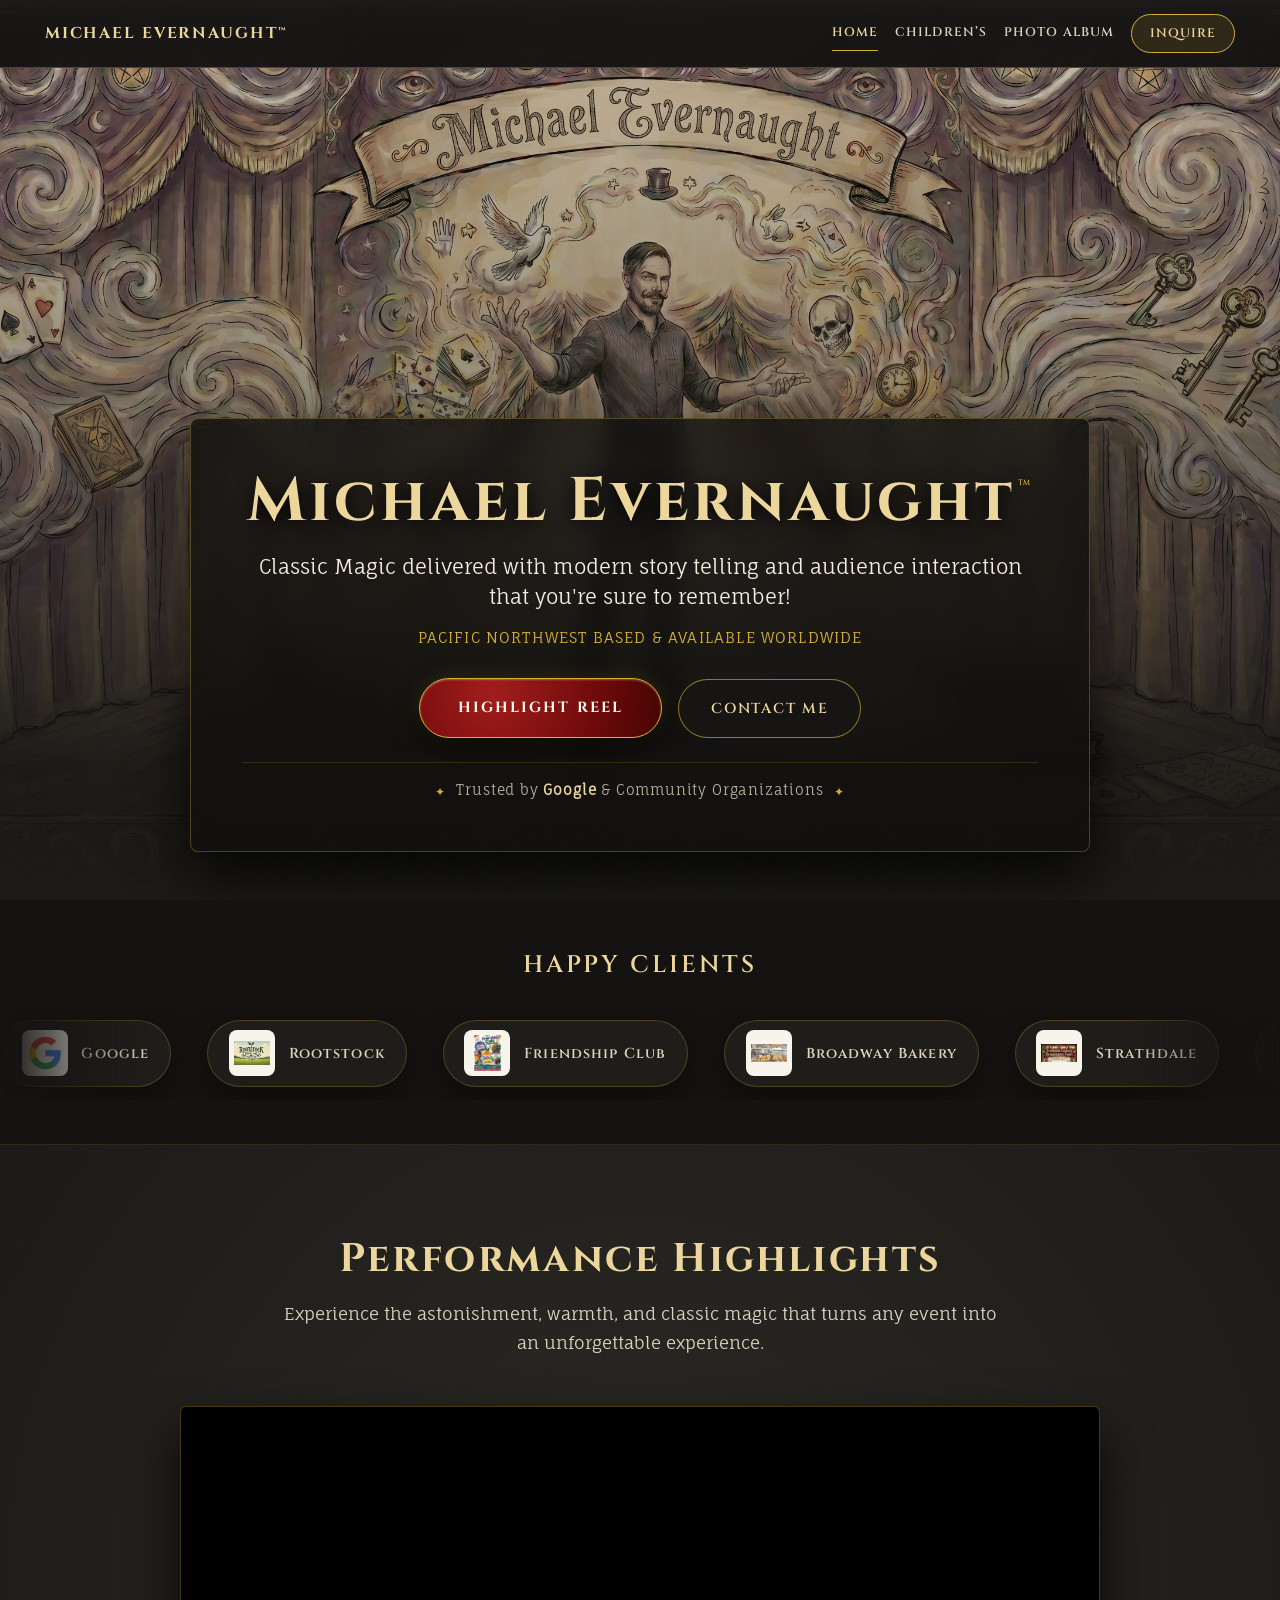
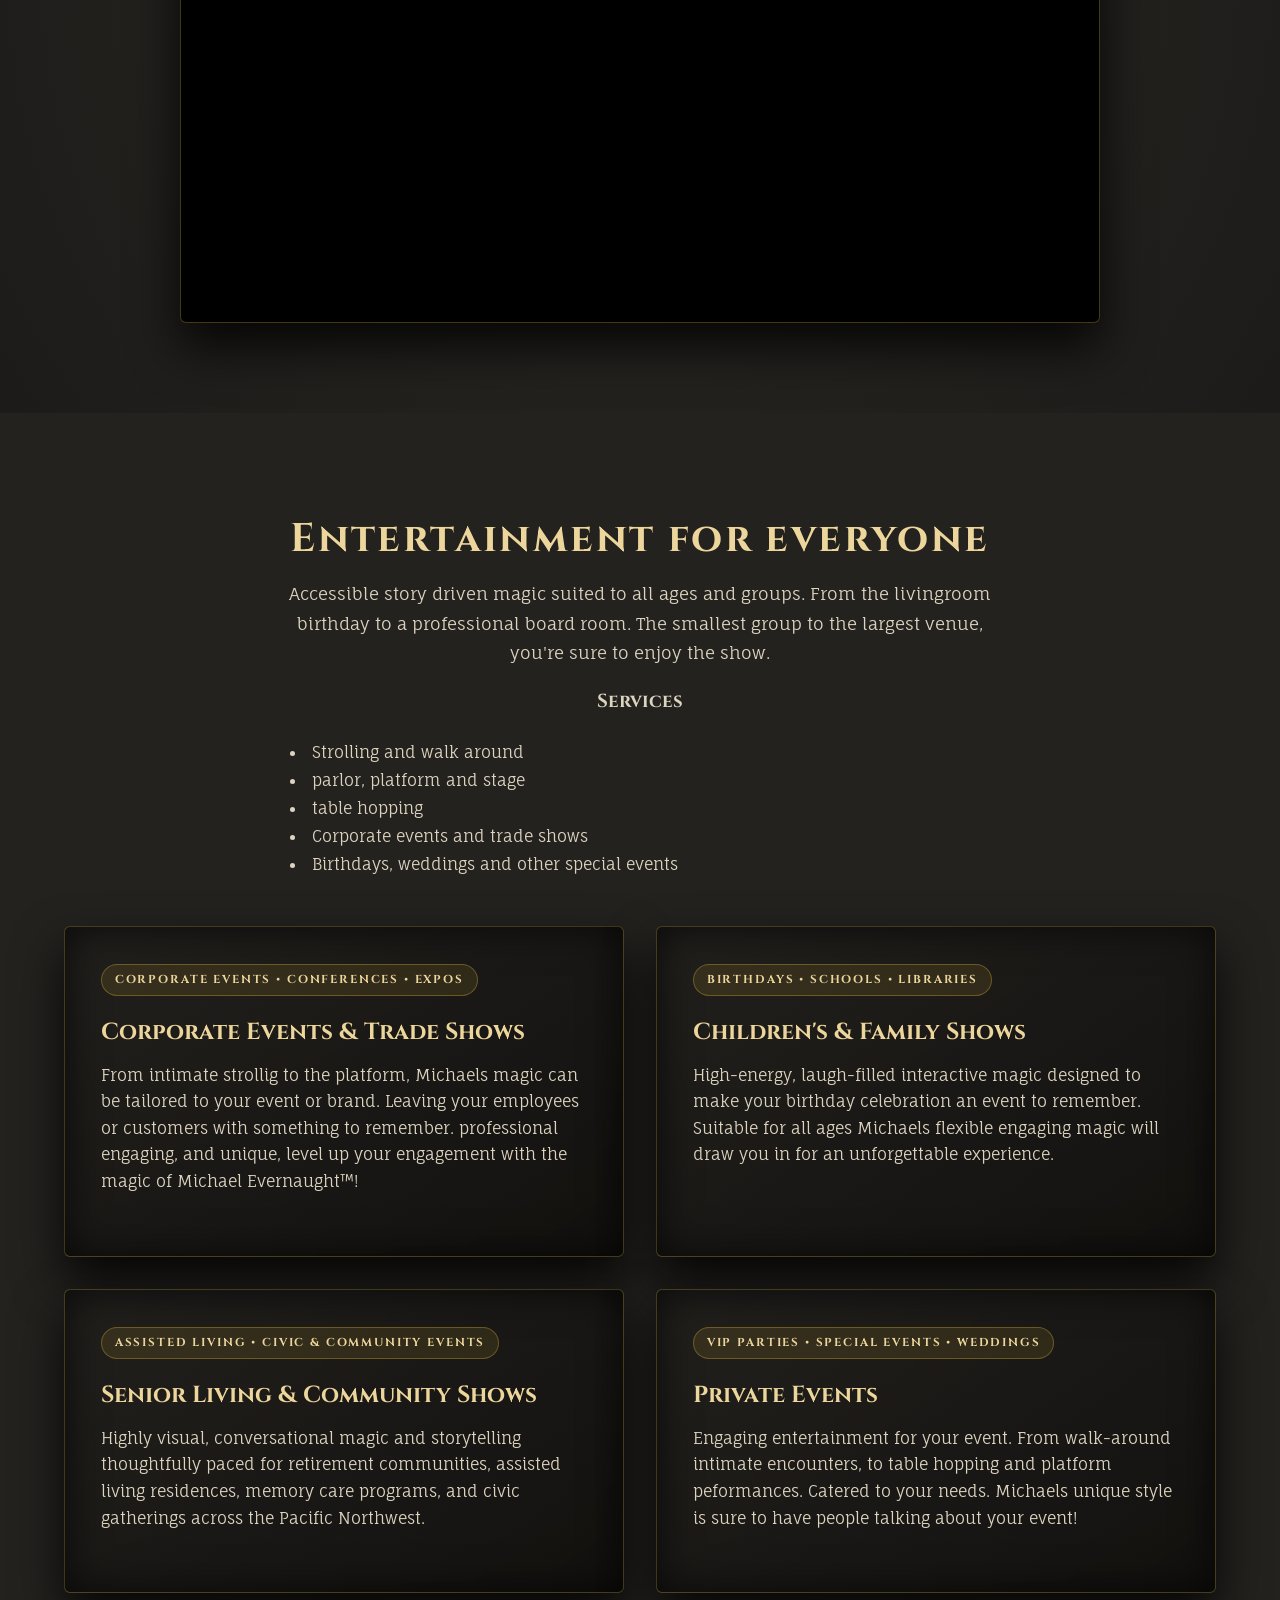
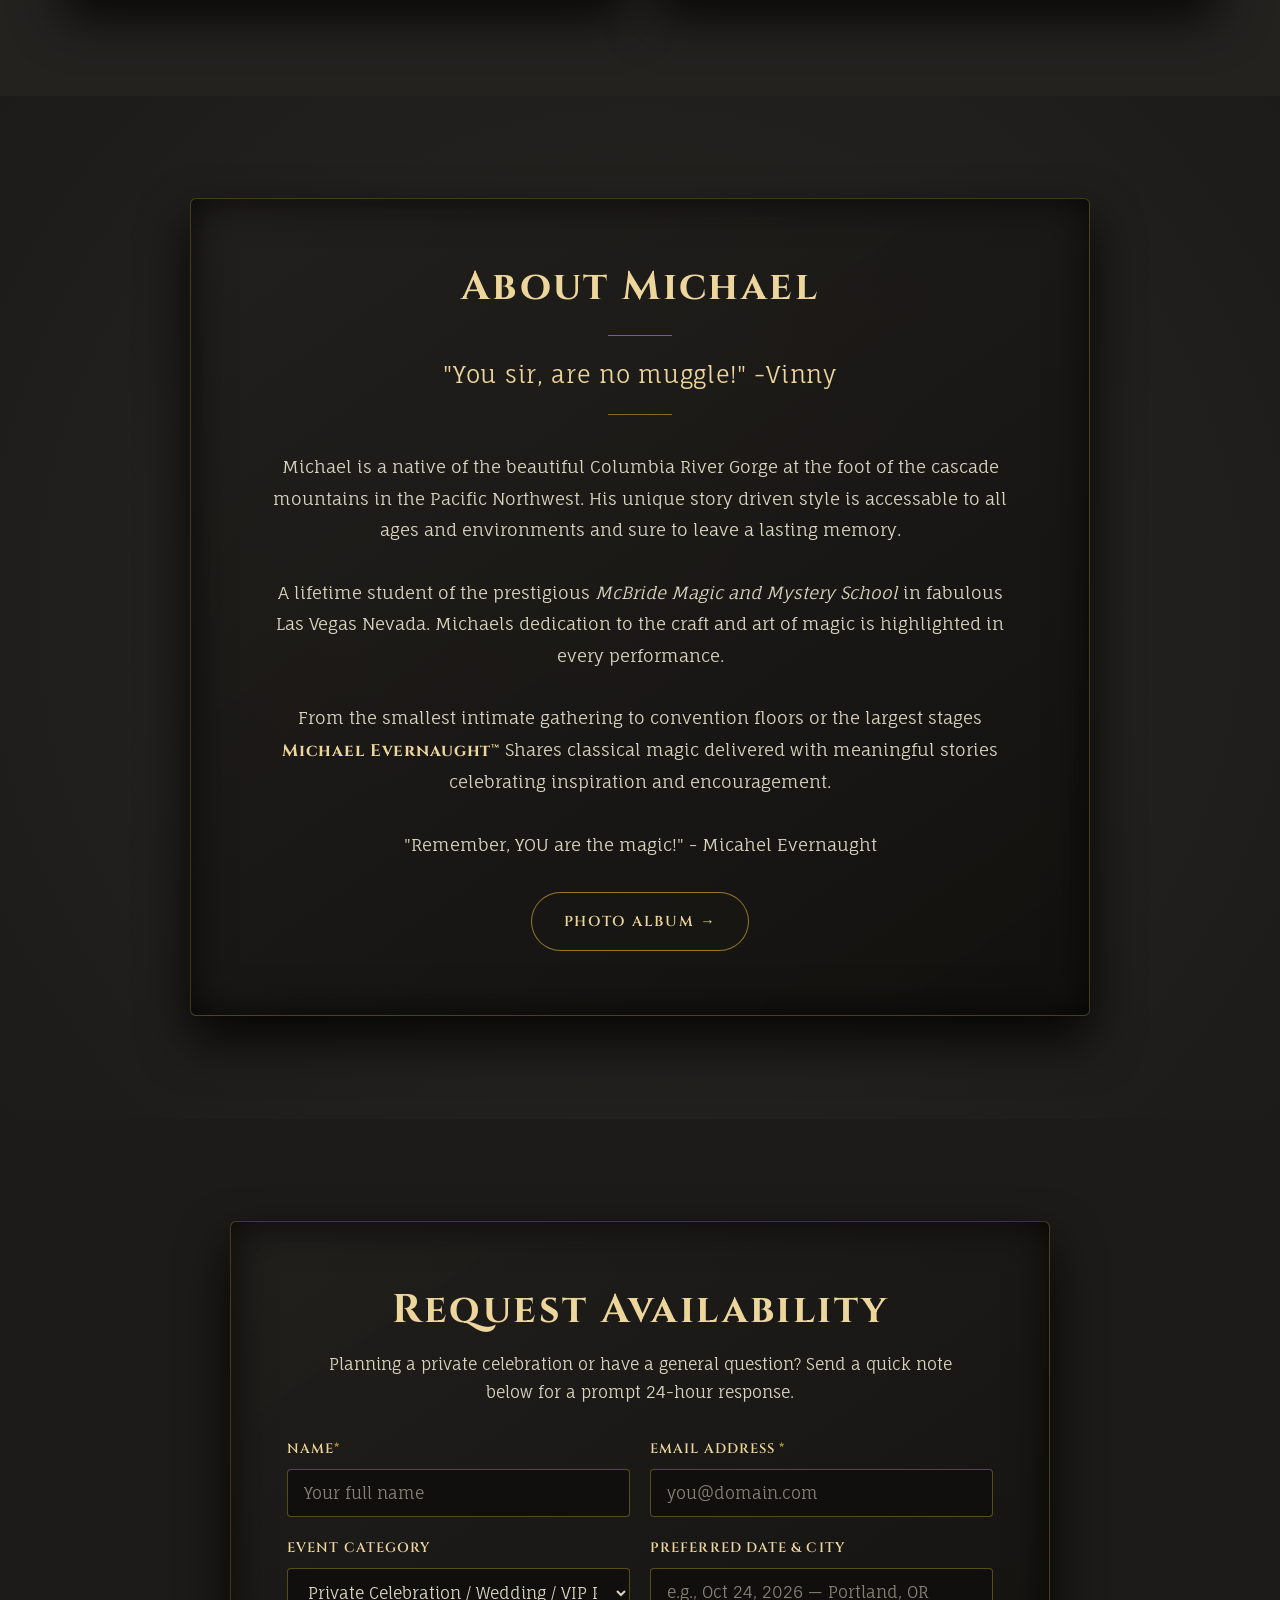
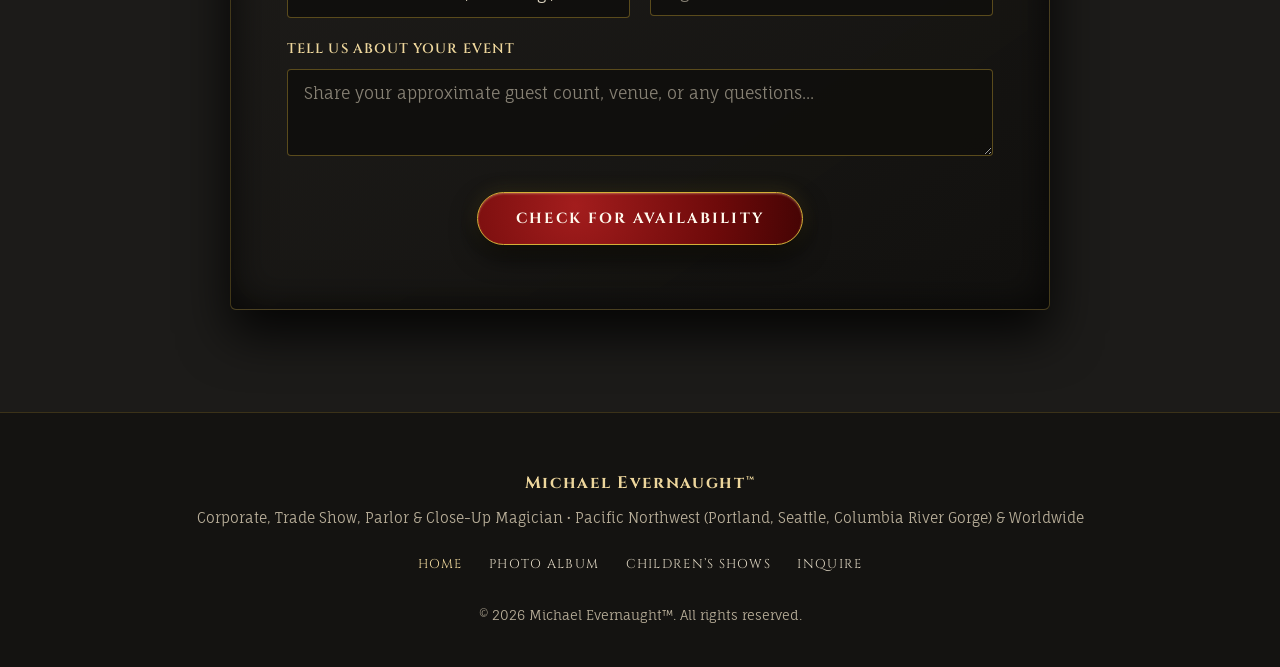
<file: index.html>
<!DOCTYPE html>
<html lang="en">
<head>
    <meta charset="UTF-8">
    <meta name="viewport" content="width=device-width, initial-scale=1.0">

    <!-- Primary Meta Tags -->
    <title>Michael Evernaught&trade; | Magician &amp; Illusionist — Pacific Northwest &amp; Worldwide</title>
    <meta name="title" content="Michael Evernaught | Magician & Illusionist — Pacific Northwest & Worldwide">
    <meta name="description" content="Michael Evernaught — International Man of Wonder. World-class sleight of hand, psychological illusion, and bespoke live entertainment for corporate events, trade shows, private gatherings, and family audiences across the Pacific Northwest and worldwide.">
    <meta name="keywords" content="michael evernaught, magician pacific northwest, corporate magician portland seattle, trade show magician, magician columbia river gorge, close-up sleight of hand, parlor magic">
    <meta name="author" content="Michael Evernaught">
    <link rel="canonical" href="https://michaelevernaught.com/">

    <!-- Open Graph / Facebook -->
    <meta property="og:type" content="website">
    <meta property="og:url" content="https://michaelevernaught.com/">
    <meta property="og:title" content="Michael Evernaught | International Man of Wonder">
    <meta property="og:description" content="World-class sleight of hand, psychological illusion, and live entertainment across the Pacific Northwest and worldwide.">
    <meta property="og:image" content="https://michaelevernaught.com/Images/hero.png">

    <!-- Twitter -->
    <meta name="twitter:card" content="summary_large_image">
    <meta name="twitter:url" content="https://michaelevernaught.com/">
    <meta name="twitter:title" content="Michael Evernaught | International Man of Wonder">
    <meta name="twitter:description" content="World-class sleight of hand, psychological illusion, and live entertainment across the Pacific Northwest and worldwide.">
    <meta name="twitter:image" content="https://michaelevernaught.com/Images/hero.png">

    <!-- Preconnect & Google Fonts -->
    <link rel="preconnect" href="https://fonts.googleapis.com">
    <link rel="preconnect" href="https://fonts.gstatic.com" crossorigin>
    <link rel="stylesheet" href="https://fonts.googleapis.com/css2?family=Cinzel:wght@400;600;700&family=Fauna+One&display=swap">

    <!-- Structured Data: EntertainmentBusiness & VideoObject -->
    <script type="application/ld+json">
    {
      "@context": "https://schema.org",
      "@graph": [
        {
          "@type": "EntertainmentBusiness",
          "@id": "https://michaelevernaught.com/#business",
          "name": "Michael Evernaught",
          "alternateName": "Michael Evernaught",
          "description": "World-class magician and illusionist providing corporate event entertainment, trade show booth infotainment, VIP close-up magic, community programs, and family shows across the Pacific Northwest and worldwide.",
          "url": "https://michaelevernaught.com/",
          "image": "https://michaelevernaught.com/Images/hero.png",
          "priceRange": "$$$",
          "address": {
            "@type": "PostalAddress",
            "addressRegion": "OR",
            "addressCountry": "US"
          },
          "areaServed": [
            { "@type": "City", "name": "Portland" },
            { "@type": "City", "name": "Seattle" },
            { "@type": "AdministrativeArea", "name": "Columbia River Gorge" },
            { "@type": "AdministrativeArea", "name": "Pacific Northwest" },
            { "@type": "Country", "name": "United States" },
            { "@type": "Place", "name": "Worldwide" }
          ]
        },
        {
          "@type": "VideoObject",
          "@id": "https://michaelevernaught.com/#highlight-reel",
          "name": "Michael Evernaught — 60-Second Live Performance Highlight Reel",
          "description": "Watch Michael Evernaught perform world-class close-up magic, parlor illusions, and interactive entertainment for live audiences.",
          "thumbnailUrl": "https://michaelevernaught.com/Images/hero.png",
          "uploadDate": "2025-01-01T08:00:00+00:00",
          "embedUrl": "https://www.youtube.com/embed/jIBCMfkByN8",
          "publisher": {
            "@id": "https://michaelevernaught.com/#business"
          }
        }
      ]
    }
    </script>

    <link rel="stylesheet" href="./Styles/style.css">
</head>
<body>
    <!-- UNIFIED STICKY NAVIGATION -->
    <nav class="site-nav" aria-label="Primary Navigation">
        <div class="nav-container">
            <a href="./index.html" class="nav-brand">Michael Evernaught&trade;</a>
            <button class="nav-toggle" type="button" aria-expanded="false" aria-controls="primary-nav-links" aria-label="Toggle navigation menu">
                <span class="nav-toggle-bar"></span>
                <span class="nav-toggle-bar"></span>
                <span class="nav-toggle-bar"></span>
            </button>
            <div class="nav-links" id="primary-nav-links">
                <a href="./index.html" aria-current="page">Home</a>
                <!-- <a href="./corporate.html">Corporate</a> -->
                <a href="./childrens.html">Children&rsquo;s</a>
                <!-- <a href="./community.html">Community</a> -->
                <!-- <a href="./events.html">Events</a> -->
                <a href="./album.html">Photo Album</a>
                <!-- <a href="./epk.html">EPK</a> -->
                <a href="#contact" class="nav-cta">Inquire</a>
                
            </div>
        </div>
    </nav>

    <main>
        <!-- 1. CONCISE BRAND HERO -->
        <section id="top" class="hero-banner">
            <div class="hero-overlay"></div>
            <div class="hero-text">
                <h1>Michael Evernaught<span class="tm-mark">&trade;</span></h1>
                <p class="subtitle">
                    Classic Magic delivered with modern story telling and audience 
                    interaction that you're sure to remember!
                </p>
                <p class="hero-location">Pacific Northwest based & Available Worldwide</p>

                <div class="hero-cta-group">
                    <a href="#video-reel" class="wax-seal">Highlight Reel</a>
                    <a href="#contact" class="btn-secondary">Contact Me</a>
                </div>
                <div class="hero-trust">
                    <span class="trust-divider" aria-hidden="true">✦</span>
                    <span>Trusted by <strong>Google</strong> & Community Organizations</span>
                    <span class="trust-divider" aria-hidden="true">✦</span>
                </div>
            </div>
        </section>

        <!-- 2. CLIENT SOCIAL PROOF STRIP -->
         <!-- TODO: Add Brookside -->
        <section id="clients" class="client-marquee-section" aria-label="Selected Clients">
            <div class="client-marquee-title-wrap">
                <h2 class="section-title-sm">Happy Clients</h2>
            </div>

            <div class="client-marquee-container">
                <div class="client-marquee-track">
                    <!-- Primary Set -->
                    <div class="client-pill">
                        <div class="client-logo-box">
                            <img src="./Images/clients/client-2.png" alt="Google logo" loading="lazy">
                        </div>
                        <span class="client-name">Google</span>
                    </div>
                    <div class="client-pill">
                        <div class="client-logo-box">
                            <img src="./Images/clients/rootstock.jpeg" alt="Rootstock logo" loading="lazy">
                        </div>
                        <span class="client-name">Rootstock</span>
                    </div>
                    <div class="client-pill">
                        <div class="client-logo-box">
                            <img src="./Images/clients/client-3.jpg" alt="Friendship Club logo" loading="lazy">
                        </div>
                        <span class="client-name">Friendship Club</span>
                    </div>
                    <div class="client-pill">
                        <div class="client-logo-box">
                            <img src="./Images/clients/client-1.webp" alt="Broadway Bakery logo" loading="lazy">
                        </div>
                        <span class="client-name">Broadway Bakery</span>
                    </div>
                    <div class="client-pill">
                        <div class="client-logo-box">
                            <img src="./Images/clients/client-5.webp" alt="Strathdale logo" loading="lazy">
                        </div>
                        <span class="client-name">Strathdale</span>
                    </div>

                    <!-- Duplicate Set for Seamless Loop -->
                    <div class="client-pill" aria-hidden="true">
                        <div class="client-logo-box">
                            <img src="./Images/clients/client-2.png" alt="" loading="lazy">
                        </div>
                        <span class="client-name">Google</span>
                    </div>
                    <div class="client-pill" aria-hidden="true">
                        <div class="client-logo-box">
                            <img src="./Images/clients/rootstock.jpeg" alt="" loading="lazy">
                        </div>
                        <span class="client-name">Rootstock</span>
                    </div>
                    <div class="client-pill" aria-hidden="true">
                        <div class="client-logo-box">
                            <img src="./Images/clients/client-3.jpg" alt="" loading="lazy">
                        </div>
                        <span class="client-name">Friendship Club</span>
                    </div>
                    <div class="client-pill" aria-hidden="true">
                        <div class="client-logo-box">
                            <img src="./Images/clients/client-1.webp" alt="" loading="lazy">
                        </div>
                        <span class="client-name">Broadway Bakery</span>
                    </div>
                    <div class="client-pill" aria-hidden="true">
                        <div class="client-logo-box">
                            <img src="./Images/clients/client-5.webp" alt="" loading="lazy">
                        </div>
                        <span class="client-name">Strathdale</span>
                    </div>
                </div>
            </div>
        </section>

        <!-- 3. 60-SECOND HIGHLIGHT REEL -->
        <section id="video-reel" class="video-section">
            <div class="section-header">
                <!--<p class="section-eyebrow"></p>-->
                <h2 class="section-title">Performance Highlights</h2>
                <p class="section-lead">
                    Experience the astonishment, warmth, and classic magic
                    that turns any event into an unforgettable experience.
                </p>
            </div>
            <div class="video-container">
                <iframe src="https://www.youtube.com/embed/jIBCMfkByN8?si=nuT6GsheurZEj1Gi"
                        title="Michael Evernaught Live Highlight Reel"
                        loading="lazy"
                        allow="accelerometer; autoplay; clipboard-write; encrypted-media; gyroscope; picture-in-picture; web-share"
                        referrerpolicy="strict-origin-when-cross-origin"
                        allowfullscreen></iframe>
            </div>
        </section>

        <!-- 4. Services — 4-CARD GATEWAY HUB -->
        <section id="experiences" class="services-section">
            <div class="section-header">
                <h2 class="section-title">Entertainment for everyone</h2>
                <p class="section-lead">
                    Accessible story driven magic suited to all ages and groups. From
                    the livingroom birthday to a professional board room. The smallest group
                    to the largest venue, you're sure to enjoy the show.
                </p>
                <p>
                    <h3>
                        Services
                    </h3>
                    <ul style="list-style-position:inside; text-align: justify; ">
                        <li>Strolling and walk around </li>
                        <li>parlor, platform and stage</li>
                        <li>table hopping</li>
                        <li>Corporate events and trade shows</li>
                        <li>Birthdays, weddings and other special events</li>
                    </ul>
                </p>
            </div>

            <div class="gateway-grid">
                <!-- Gateway 1: Corporate & Trade Shows -->
                <article class="gateway-card filigree-frame">
                    <div>
                        <span class="experience-tag">
                            Corporate events &bull; Conferences &bull; Expos
                        </span>
                        <h3>Corporate Events & Trade Shows</h3>
                        <p>
                            From intimate strollig to the platform, Michaels magic can be tailored to your
                            event or brand. Leaving your employees or customers with something to remember. professional
                            engaging, and unique, level up your engagement with the magic of Michael Evernaught&trade;!
                        </p>
                    </div>
                </article>

                <!-- Gateway 2: Children's & Family Shows -->
                <article class="gateway-card filigree-frame">
                    <div>
                        <span class="experience-tag">Birthdays &bull; Schools &bull; Libraries</span>
                        <h3>Children's & Family Shows</h3>
                        <p>
                            High-energy, laugh-filled interactive magic designed to make your birthday 
                            celebration an event to remember. Suitable for all ages Michaels flexible 
                            engaging magic will draw you in for an unforgettable experience.
                        </p>
                    </div>
                </article>

                <!-- Gateway 3: Senior Living & Community -->
                <article class="gateway-card filigree-frame">
                    <div>
                        <span class="experience-tag">Assisted Living &bull; Civic & Community Events</span>
                        <h3>Senior Living & Community Shows</h3>
                        <p>
                            Highly visual, conversational magic and storytelling thoughtfully 
                            paced for retirement communities, assisted living residences, 
                            memory care programs, and civic gatherings across the Pacific 
                            Northwest.
                        </p>
                    </div>
                </article>

                <!-- Gateway 4: Private Celebrations  -->
                <article class="gateway-card filigree-frame">
                    <div>
                        <span class="experience-tag">VIP Parties &bull; special Events &bull; Weddings</span>
                        <h3>Private Events</h3>
                        <p>
                            Engaging entertainment for your event. From walk-around intimate 
                            encounters, to table hopping and platform peformances. Catered to 
                            your needs. Michaels unique style is sure to have people talking 
                            about your event!
                        </p>
                    </div>
                </article>
            </div>
        </section>

        <!-- 5. CONCISE ARTIST SNAPSHOT -->
        <section id="about" class="intro-section">
            <div class="intro-content filigree-frame">
                <h2 class="section-title">About Michael</h2>
                <blockquote class="intro-quote">
                    "You sir, are no muggle!" -Vinny
                </blockquote>
                <p class="intro-text">
                    Michael is a native of the beautiful Columbia River Gorge at the foot of the 
                    cascade mountains in the Pacific Northwest. His unique story driven style 
                    is accessable to all ages and environments and sure to leave a lasting memory.
                    <br><br> 
                    A lifetime student of the prestigious <em>McBride Magic and Mystery School</em> 
                    in fabulous Las Vegas Nevada. Michaels dedication to the craft and art of magic
                    is highlighted in every performance.  
                    <br><br>
                    From the smallest intimate gathering to convention floors or the largest stages 
                    <span class="highlight">Michael Evernaught&trade;</span> Shares classical 
                    magic delivered with meaningful stories celebrating inspiration and encouragement. 
                    <br><br>
                    "Remember, YOU are the magic!" - Micahel Evernaught
                </p>
                <div style="margin-top: 2rem;">
                    <a href="./album.html" class="btn-secondary">Photo Album &rarr;</a>
                </div>
            </div>
        </section>

        <!-- 6. STREAMLINED GENERAL INQUIRY FORM -->
        <section id="contact" class="contact-wrap">
            <div class="contact-card filigree-frame">
                <h2 class="section-title">Request Availability</h2>
                <p class="contact-subtext">Planning a private celebration or have a general question? Send a quick note below for a prompt 24-hour response.</p>

                <form class="availability-form" action="https://formspree.io/f/mzedpnpw" method="POST">
                    <input type="hidden" name="inquiry_source" value="Main Highlight Hub">

                    <div class="form-row">
                        <div class="form-group">
                            <label for="name">Name<span class="req-star" aria-hidden="true">*</span></label>
                            <input type="text" id="name" name="name" class="form-control" required placeholder="Your full name">
                        </div>
                        <div class="form-group">
                            <label for="email">Email Address <span class="req-star" aria-hidden="true">*</span></label>
                            <input type="email" id="email" name="email" class="form-control" required placeholder="you@domain.com">
                        </div>
                    </div>

                    <div class="form-row">
                        <div class="form-group">
                            <label for="event_type">Event Category</label>
                            <select id="event_type" name="event_type" class="form-control">
                                <option value="Private Celebration / Wedding / VIP Party">Private Celebration / Wedding / VIP Party</option>
                                <option value="Corporate Gala / Executive Event">Corporate Gala / Executive Event</option>
                                <option value="Trade Show Booth / Conference">Trade Show Booth / Conference</option>
                                <option value="Children's Party / School / Library">Children's Party / School / Library</option>
                                <option value="Senior Living / Community Center">Senior Living / Community Center</option>
                                <option value="General Inquiry">General Inquiry</option>
                            </select>
                        </div>
                        <div class="form-group">
                            <label for="event_date">Preferred Date &amp; City</label>
                            <input type="text" id="event_date" name="event_date" class="form-control" placeholder="e.g., Oct 24, 2026 — Portland, OR">
                        </div>
                    </div>

                    <div class="form-group">
                        <label for="details">Tell Us About Your Event</label>
                        <textarea id="details" name="details" rows="3" class="form-control" placeholder="Share your approximate guest count, venue, or any questions..."></textarea>
                    </div>

                    <button type="submit" class="wax-seal">Check for Availability</button>
                </form>

                <!-- Dedicated B2B & Booking Agent Routing Callout -->
                <!-- <div class="epk-callout">
                    <p class="epk-callout-text">Corporate Planner, Trade Show Exhibitor, or Booking Agent?</p>
                    <div class="epk-callout-links">
                        <a href="./corporate.html#contact" class="btn-epk">Corporate &amp; Trade Show RFP Form &rarr;</a>
                        <a href="./epk.html" class="btn-epk">1-Page Booking Agent EPK &rarr;</a>
                    </div>
                </div> -->
            </div>
        </section>
    </main>

    <footer class="site-footer">
        <div class="footer-inner">
            <p class="footer-brand">Michael Evernaught&trade;</p>
            <p class="footer-meta">Corporate, Trade Show, Parlor &amp; Close-Up Magician &bull; Pacific Northwest (Portland, Seattle, Columbia River Gorge) &amp; Worldwide</p>
            <nav class="footer-links" aria-label="Footer Navigation">
                <a href="./index.html" aria-current="page">Home</a>
                <!-- <a href="./corporate.html">Corporate &amp; Trade Shows</a> -->
                <a href="./album.html">Photo Album</a>
                <a href="./childrens.html">Children&rsquo;s Shows</a>
                <!-- <a href="./community.html">Community &amp; Senior</a> -->
                <!-- <a href="./epk.html">Press Kit / EPK</a> -->
                <a href="#contact">Inquire</a>
            </nav>
            <p class="footer-copy">&copy; 2026 Michael Evernaught&trade;. All rights reserved.</p>
        </div>
    </footer>

    <script src="./Scripts/main.js"></script>
    <script type="module" src="https://static.cloudflareinsights.com/beacon.min.js/v4bc70e2c01a94c73b74392e4234840661791215815920" integrity="sha512-L0ha0OXavK/8okipN9F8BtP84dg9DUhPERbBXzwI6dgTA55d2+yweo3pn5CSFYs45/r8md2+xvUPtTdvTNRfjA==" data-cf-beacon='{"version":"2024.11.0","token":"f55f7c24190f4b25b5bda3b40b093743","r":1,"spa":2}' crossorigin="anonymous"></script>
</body>
</html>
</file>
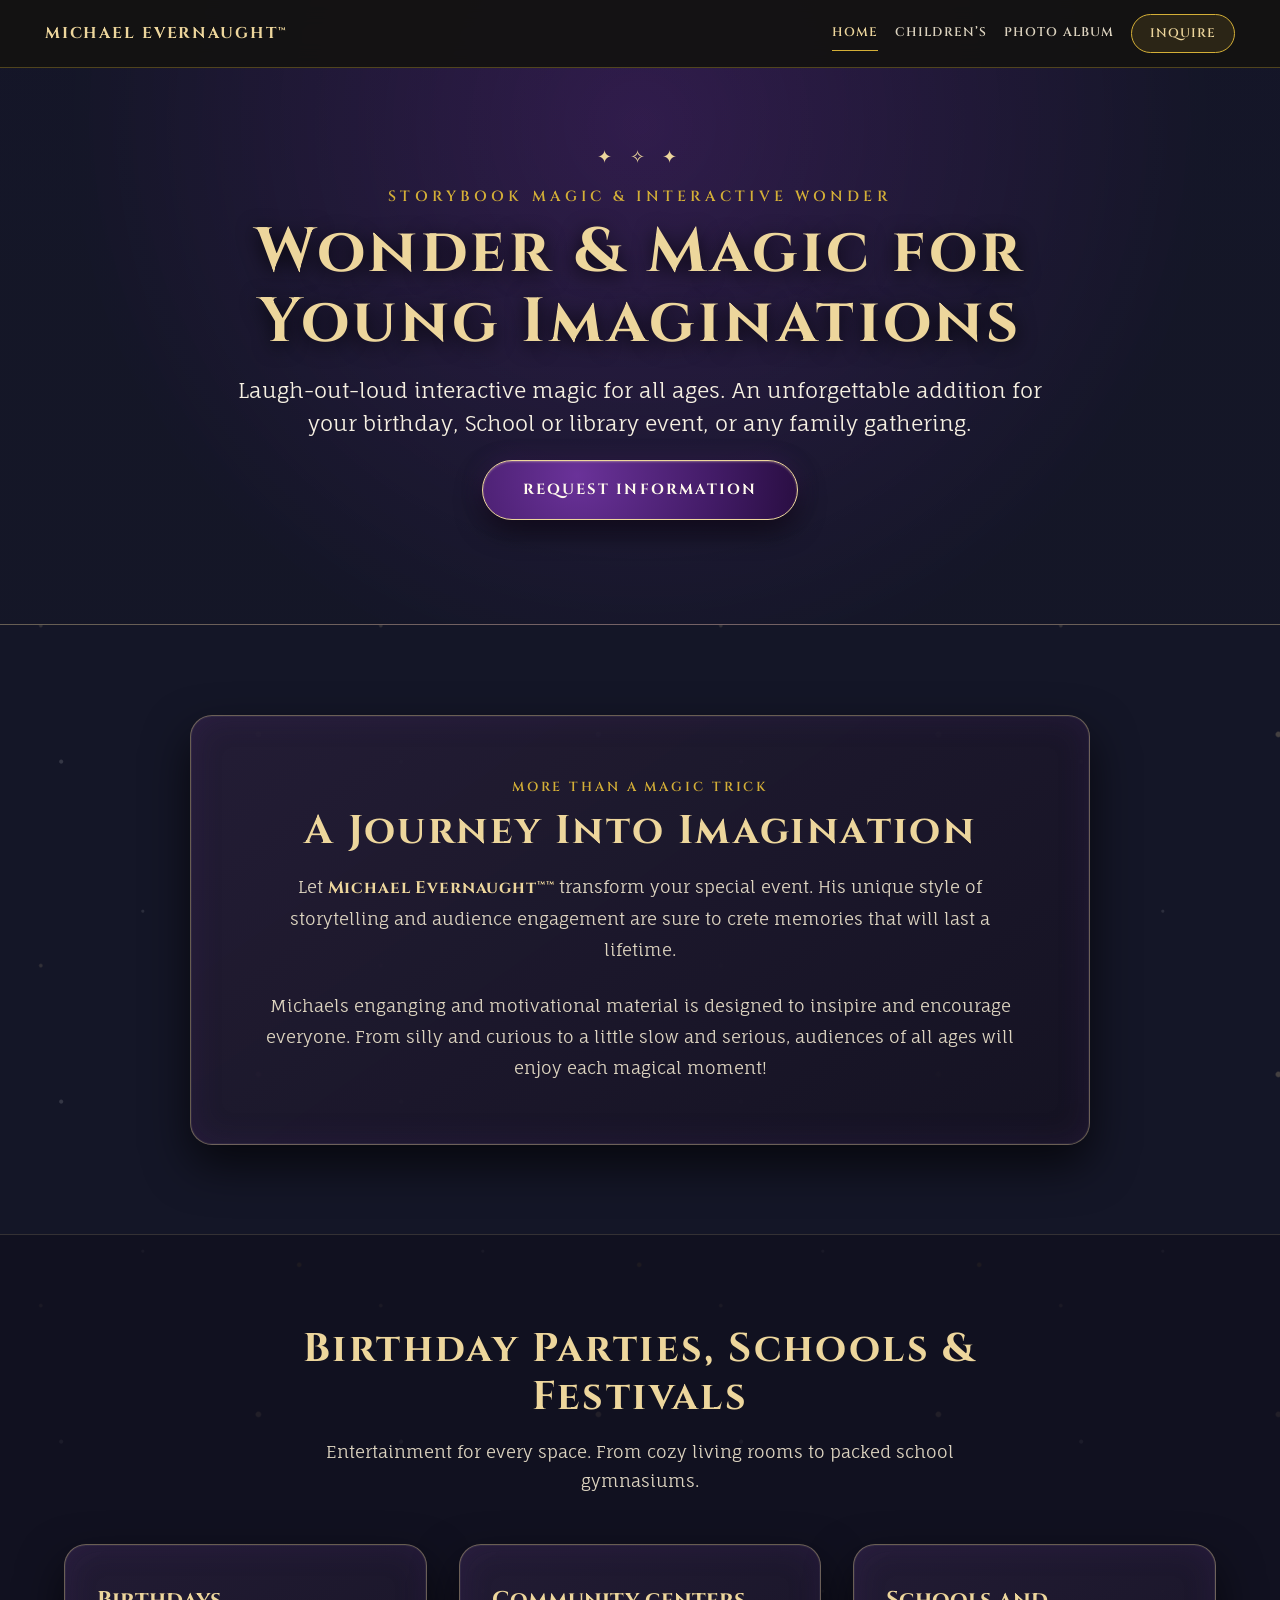
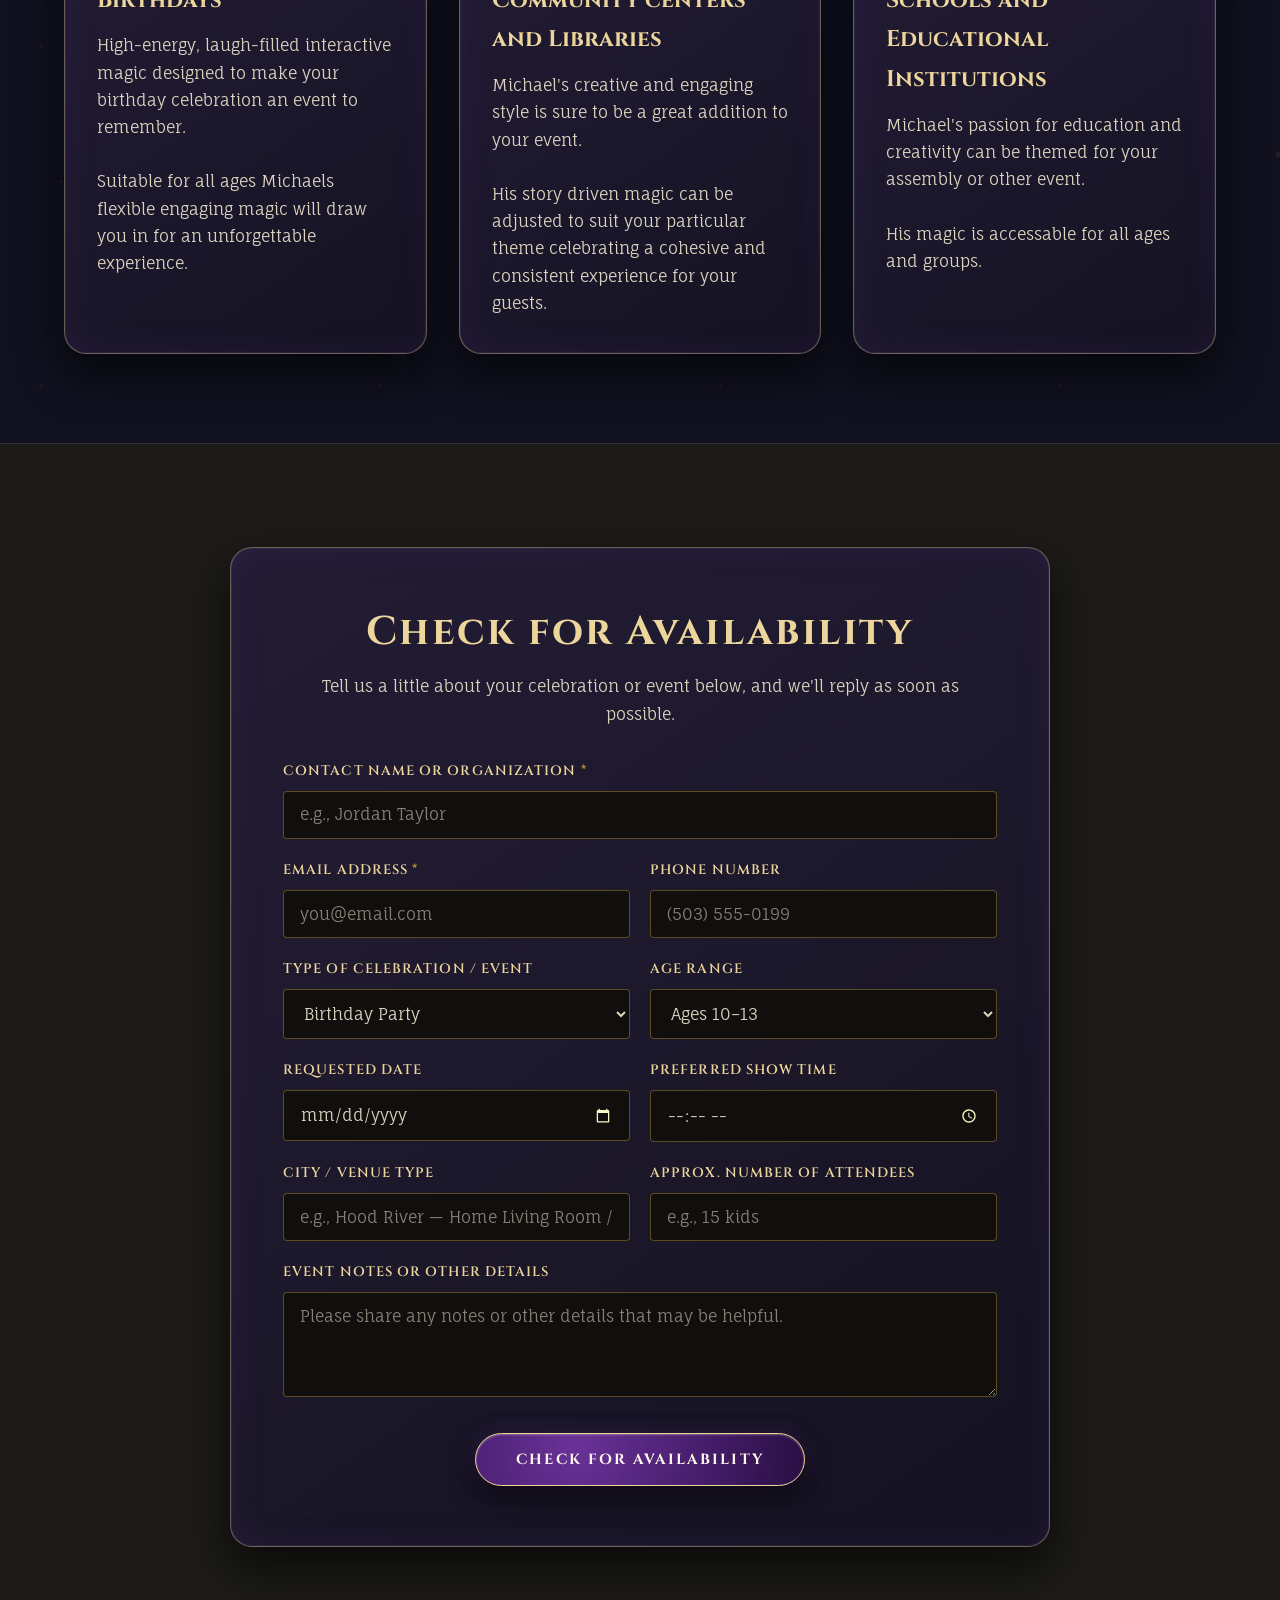
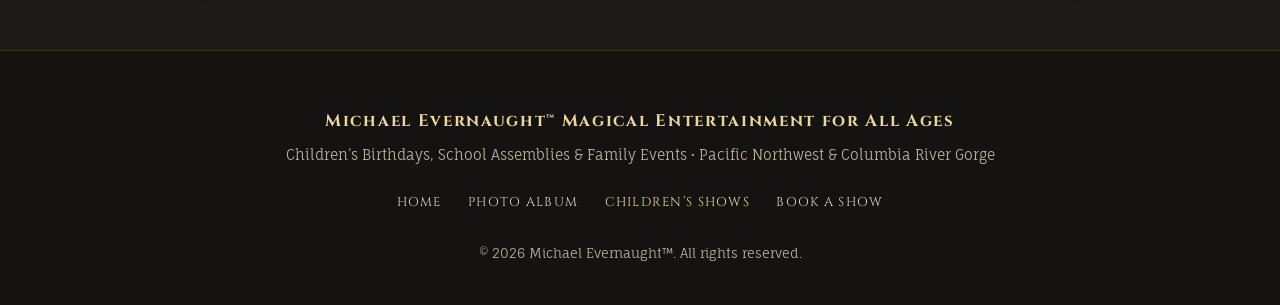
<file: childrens.html>
<!DOCTYPE html>
<html lang="en">
<head>
    <meta charset="UTF-8">
    <meta name="viewport" content="width=device-width, initial-scale=1.0">

    <!-- Primary Meta Tags -->
    <title>Children&rsquo;s &amp; Family Magic Shows | Michael Evernaught&trade; — Pacific Northwest</title>
    <meta name="title" content="Children’s & Family Magic Shows | Michael Evernaught&trade; — Pacific Northwest">
    <meta name="description" content="Whimsical, interactive children’s birthday magic shows, school assemblies, library programs, and family festival entertainment across Portland, the Columbia River Gorge, Seattle, and the Pacific Northwest.">
    <meta name="keywords" content="kids birthday party magician portland, childrens magician columbia river gorge, school assembly magician oregon washington, family magic show hood river, kids party entertainment, library magic show">
    <meta name="author" content="Michael Evernaught&trade;">
    <link rel="canonical" href="https://michaelevernaught.com/childrens.html">

    <!-- Open Graph / Facebook -->
    <meta property="og:type" content="website">
    <meta property="og:url" content="https://michaelevernaught.com/childrens.html">
    <meta property="og:title" content="Wonder &amp; Magic for Young Imaginations | Michael Evernaught&trade;">
    <meta property="og:description" content="Unforgettable interactive magic shows for children’s birthdays, elementary school assemblies, libraries, and family festivals.">
    <meta property="og:image" content="https://michaelevernaught.com/Images/hero.png">

    <!-- Preconnect & Google Fonts -->
    <link rel="preconnect" href="https://fonts.googleapis.com">
    <link rel="preconnect" href="https://fonts.gstatic.com" crossorigin>
    <link rel="stylesheet" href="https://fonts.googleapis.com/css2?family=Cinzel:wght@400;600;700&family=Fauna+One&display=swap">

    <!-- Structured Data: Family & Children's Entertainment -->
    <script type="application/ld+json">
    {
      "@context": "https://schema.org",
      "@type": "EntertainmentBusiness",
      "name": "Michael Evernaught&trade; — Children's & Family Magic Shows",
      "description": "Whimsical, age-calibrated interactive magic shows for children's birthday parties, school assemblies, library programs, and family festivals.",
      "url": "https://michaelevernaught.com/childrens.html",
      "image": "https://michaelevernaught.com/Images/hero.png",
      "areaServed": [
        { "@type": "City", "name": "Portland" },
        { "@type": "City", "name": "Seattle" },
        { "@type": "AdministrativeArea", "name": "Columbia River Gorge" },
        { "@type": "AdministrativeArea", "name": "Pacific Northwest" }
      ],
      "hasOfferCatalog": {
        "@type": "OfferCatalog",
        "name": "Children's & Family Magic Packages",
        "itemListElement": [
          {
            "@type": "Offer",
            "itemOffered": {
              "@type": "Service",
              "name": "The Apprentice Birthday Show",
              "description": "45 minutes of high-energy, interactive magic where the birthday child becomes the celebrated star of the show."
            }
          },
          {
            "@type": "Offer",
            "itemOffered": {
              "@type": "Service",
              "name": "The Grand Wizard Deluxe Experience",
              "description": "60-minute interactive magic show featuring a signature grand illusion and take-home magical keepsakes for young guests."
            }
          },
          {
            "@type": "Offer",
            "itemOffered": {
              "@type": "Service",
              "name": "School Assemblies, Libraries & Family Festivals",
              "description": "Large-format stage magic celebrating curiosity, reading, and imagination for audiences of 30 to 300+ children and families."
            }
          }
        ]
      }
    }
    </script>

    <!-- Core Brand Stylesheet -->
    <link rel="stylesheet" href="./Styles/style.css">
    <!-- Children's specific style-->
    <link rel="stylesheet" href="./Styles/childrens.css">    
</head>
<body class="kids-theme">
    <!-- UNIFIED STICKY NAVIGATION -->
    <nav class="site-nav" aria-label="Children's Page Navigation">
        <div class="nav-container">
            <a href="./index.html" class="nav-brand">Michael Evernaught&trade;</a>
            <button class="nav-toggle" type="button" aria-expanded="false" aria-controls="primary-nav-links" aria-label="Toggle navigation menu">
                <span class="nav-toggle-bar"></span>
                <span class="nav-toggle-bar"></span>
                <span class="nav-toggle-bar"></span>
            </button>
             <div class="nav-links" id="primary-nav-links">
                <a href="./index.html" aria-current="page">Home</a>
                <!-- <a href="./corporate.html">Corporate</a> -->
                <a href="./childrens.html">Children&rsquo;s</a>
                <!-- <a href="./community.html">Community</a> -->
                <!-- <a href="./events.html">Events</a> -->
                <a href="./album.html">Photo Album</a>
                <!-- <a href="./epk.html">EPK</a> -->
                <a href="#contact" class="nav-cta">Inquire</a>
            </div>
        </div>
    </nav>

    <main id="top">
        <!-- 1. WHIMSICAL STORYBOOK HERO -->
        <header class="kids-hero">
            <div class="kids-hero-inner">
                <div class="constellation-ornament floating-ornament" aria-hidden="true">
                    <span>✦</span><span>✧</span><span>✦</span>
                </div>
                <p class="hero-kicker">Storybook Magic &amp; Interactive Wonder</p>
                <h1>Wonder &amp; Magic for Young Imaginations</h1>
                <p class="subtitle">
                    Laugh-out-loud interactive magic for all ages. An unforgettable addition for your 
                    birthday, School or library event, or any family gathering.
                </p>

                <!-- <div class="age-pill-bar" aria-label="Age Groups Served">
                    <span class="age-pill"><span aria-hidden="true">✦</span> Ages 4–7: Playful Wonder</span>
                    <span class="age-pill"><span aria-hidden="true">✦</span> Ages 8–12: Mind-Bending Mystery</span>
                    <span class="age-pill"><span aria-hidden="true">✦</span> All-Ages Family &amp; School Shows</span>
                </div>-->

                <div class="hero-cta-group">
                    <a href="#contact" class="magic-button">
                        Request information
                    </a>
                </div>
            </div>
        </header>

        <!-- 2. THE EXPERIENCE (Whimsical Intro Block) -->
        <section id="show-info" class="kids-section">
            <div class="intro-content whimsical-frame" style="text-align: center;">
                <p class="section-eyebrow">More Than a Magic Trick</p>
                <h2 class="section-title">A Journey Into Imagination</h2>
                <p class="intro-text">
                    Let <span class="highlight">Michael Evernaught&trade;&trade;</span> transform your special event. 
                    His unique style of storytelling and audience engagement are sure to crete memories 
                    that will last a lifetime. 
                </p>
                <p class="intro-text">
                    Michaels enganging and motivational material is designed to insipire and encourage everyone. 
                    From silly and curious to a little slow and serious, audiences of all ages will enjoy each
                    magical moment!
                </p>
            </div>
        </section>

        <!-- 3. PARTY & SCHOOL PACKAGES -->
        <section id="packages" class="kids-section-alt">
            <div class="section-header">
                <h2 class="section-title">Birthday Parties, Schools &amp; Festivals</h2>
                <p class="section-lead">Entertainment for every space. From cozy living rooms to packed school gymnasiums.</p>
            </div>

            <div class="kids-packages-grid">
                <!-- No packages -->
                <article class="kids-package-card whimsical-frame">
                   
                    <h3>Birthdays</h3> 
                    <p class="kids-package-desc">
                        High-energy, laugh-filled interactive magic designed to make your birthday 
                        celebration an event to remember. 
                    <br><br> 
                        Suitable for all ages Michaels flexible engaging 
                        magic will draw you in for an unforgettable experience.
                    </p>
                    </article>

                <!-- Community centers and libraries -->
                <article class="kids-package-card whimsical-frame">
                    <h3>Community centers and Libraries</h3>
                    
                    <p class="kids-package-desc">
                        Michael's creative and engaging style is sure to be a great addition to your
                        event.
                    <br><br>
                        His story driven magic can be adjusted to suit your particular theme celebrating
                        a cohesive and consistent experience for your guests.
                    </p>
                </article>

                <!-- Package 3: Schools and educational institutions -->
                <article class="kids-package-card whimsical-frame">
                    <h3>Schools and Educational Institutions</h3>
                    <p class="kids-package-desc">
                        Michael's passion for education and creativity can be themed for your assembly or
                        other event. 
                    <br><br>
                        His magic is accessable for all ages and groups. 
                    </p>
                </article>
            </div>
        </section>

        
        <!-- 5. FAMILY & SCHOOL BOOKING FORM -->
        <section id="contact" class="contact-wrap">
            <div class="contact-card whimsical-frame">
                <h2 class="section-title">Check for Availability</h2>
                <p class="contact-subtext">
                    Tell us a little about your celebration or event 
                    below, and we'll reply as soon as possible. 
                </p>

                <form class="availability-form" action="https://formspree.io/f/mzedpnpw" method="POST">
                    <input type="hidden" name="inquiry_source" value="Childrens & Family Shows Page">

                    <!-- Parent / Organizer Name -->
                    <div class="form-group">
                        <label for="name">Contact Name or Organization <span class="req-star" aria-hidden="true">*</span></label>
                        <input type="text" id="name" name="name" class="form-control" required placeholder="e.g., Jordan Taylor">
                    </div>

                    <!-- Email & Phone -->
                    <div class="form-row">
                        <div class="form-group">
                            <label for="email">Email Address <span class="req-star" aria-hidden="true">*</span></label>
                            <input type="email" id="email" name="email" class="form-control" required placeholder="you@email.com">
                        </div>
                        <div class="form-group">
                            <label for="phone">Phone Number</label>
                            <input type="tel" id="phone" name="phone" class="form-control" placeholder="(503) 555-0199">
                        </div>
                    </div>

                    <!-- Event Type & Age Group -->
                    <div class="form-row">
                        <div class="form-group">
                            <label for="event_type">Type of Celebration / Event</label>
                            <select id="event_type" name="event_type" class="form-control">
                                <option value="Kids Birthday (45 min)">Birthday Party</option>
                                <option value="School Assembly / PTA Event">School Assembly / PTA Event</option>
                                <option value="Library / Community Program">Library / Community Program</option>
                                <option value="Family Festival / Holiday Gathering">Family Festival / Holiday Gathering</option>
                                <option value="Other">Other - Please add a note</option>
                            </select>
                        </div>
                        <div class="form-group">
                            <label for="age_range">Age Range</label>
                            <select id="age_range" name="age_range" class="form-control">
                                <option value="Ages 4-10">Ages 4–10</option>
                                <option value="Ages 10-13" selected>Ages 10–13</option>
                                <option value="Ages 10-12">Ages 13+</option>
                                <option value="Mixed Ages / All-Ages Family">Mixed Ages / All-Ages Family Group</option>
                            </select>
                        </div>
                    </div>

                    <!-- Date & Time -->
                    <div class="form-row">
                        <div class="form-group">
                            <label for="event_date">Requested Date</label>
                            <input type="date" id="event_date" name="event_date" class="form-control">
                        </div>
                        <div class="form-group">
                            <label for="event_time">Preferred Show Time</label>
                            <input type="time" id="event_time" name="event_time" class="form-control">
                        </div>
                    </div>

                    <!-- Location & Guest Count -->
                    <div class="form-row">
                        <div class="form-group">
                            <label for="event_location">City / Venue Type</label>
                            <input type="text" id="event_location" name="event_location" class="form-control" placeholder="e.g., Hood River — Home Living Room / School Gym">
                        </div>
                        <div class="form-group">
                            <label for="guest_count">Approx. Number of Attendees</label>
                            <input type="text" id="guest_count" name="guest_count" class="form-control" placeholder="e.g., 15 kids">
                        </div>
                    </div>

                    <!-- Special Notes -->
                    <div class="form-group">
                        <label for="details">Event Notes or other details</label>
                        <textarea id="details" name="details" rows="4" class="form-control" placeholder="Please share any notes or other details that may be helpful."></textarea>
                    </div>

                    <!-- Submit Button -->
                    <button type="submit" class="magic-button" style="margin: 1rem auto 0 auto; min-width: 280px;">Check for availability</button>
                </form>
            </div>
        </section>
    </main>

    <footer class="site-footer">
        <div class="footer-inner">
            <p class="footer-brand">Michael Evernaught&trade; Magical Entertainment for All Ages</p>
            <p class="footer-meta">Children&rsquo;s Birthdays, School Assemblies &amp; Family Events &bull; Pacific Northwest &amp; Columbia River Gorge</p>
            <nav class="footer-links" aria-label="Footer Navigation">
                <a href="./index.html">Home</a>
                <!-- <a href="./corporate.html">Corporate &amp; Trade Shows</a> -->
                <a href="./album.html">Photo Album</a>
                <a href="./childrens.html" aria-current="page">Children&rsquo;s Shows</a>
                <!-- <a href="./community.html">Community &amp; Senior</a> -->
                <!-- <a href="./epk.html">Press Kit / EPK</a> -->
                <a href="#contact">Book a Show</a>
            </nav>
            <p class="footer-copy">&copy; 2026 Michael Evernaught&trade;. All rights reserved.</p>
        </div>
    </footer>

    <script src="./Scripts/main.js"></script>
    <script type="module" src="https://static.cloudflareinsights.com/beacon.min.js/v4bc70e2c01a94c73b74392e4234840661791215815920" integrity="sha512-L0ha0OXavK/8okipN9F8BtP84dg9DUhPERbBXzwI6dgTA55d2+yweo3pn5CSFYs45/r8md2+xvUPtTdvTNRfjA==" data-cf-beacon='{"version":"2024.11.0","token":"f55f7c24190f4b25b5bda3b40b093743","r":1,"spa":2}' crossorigin="anonymous"></script>
</body>
</html>
</file>
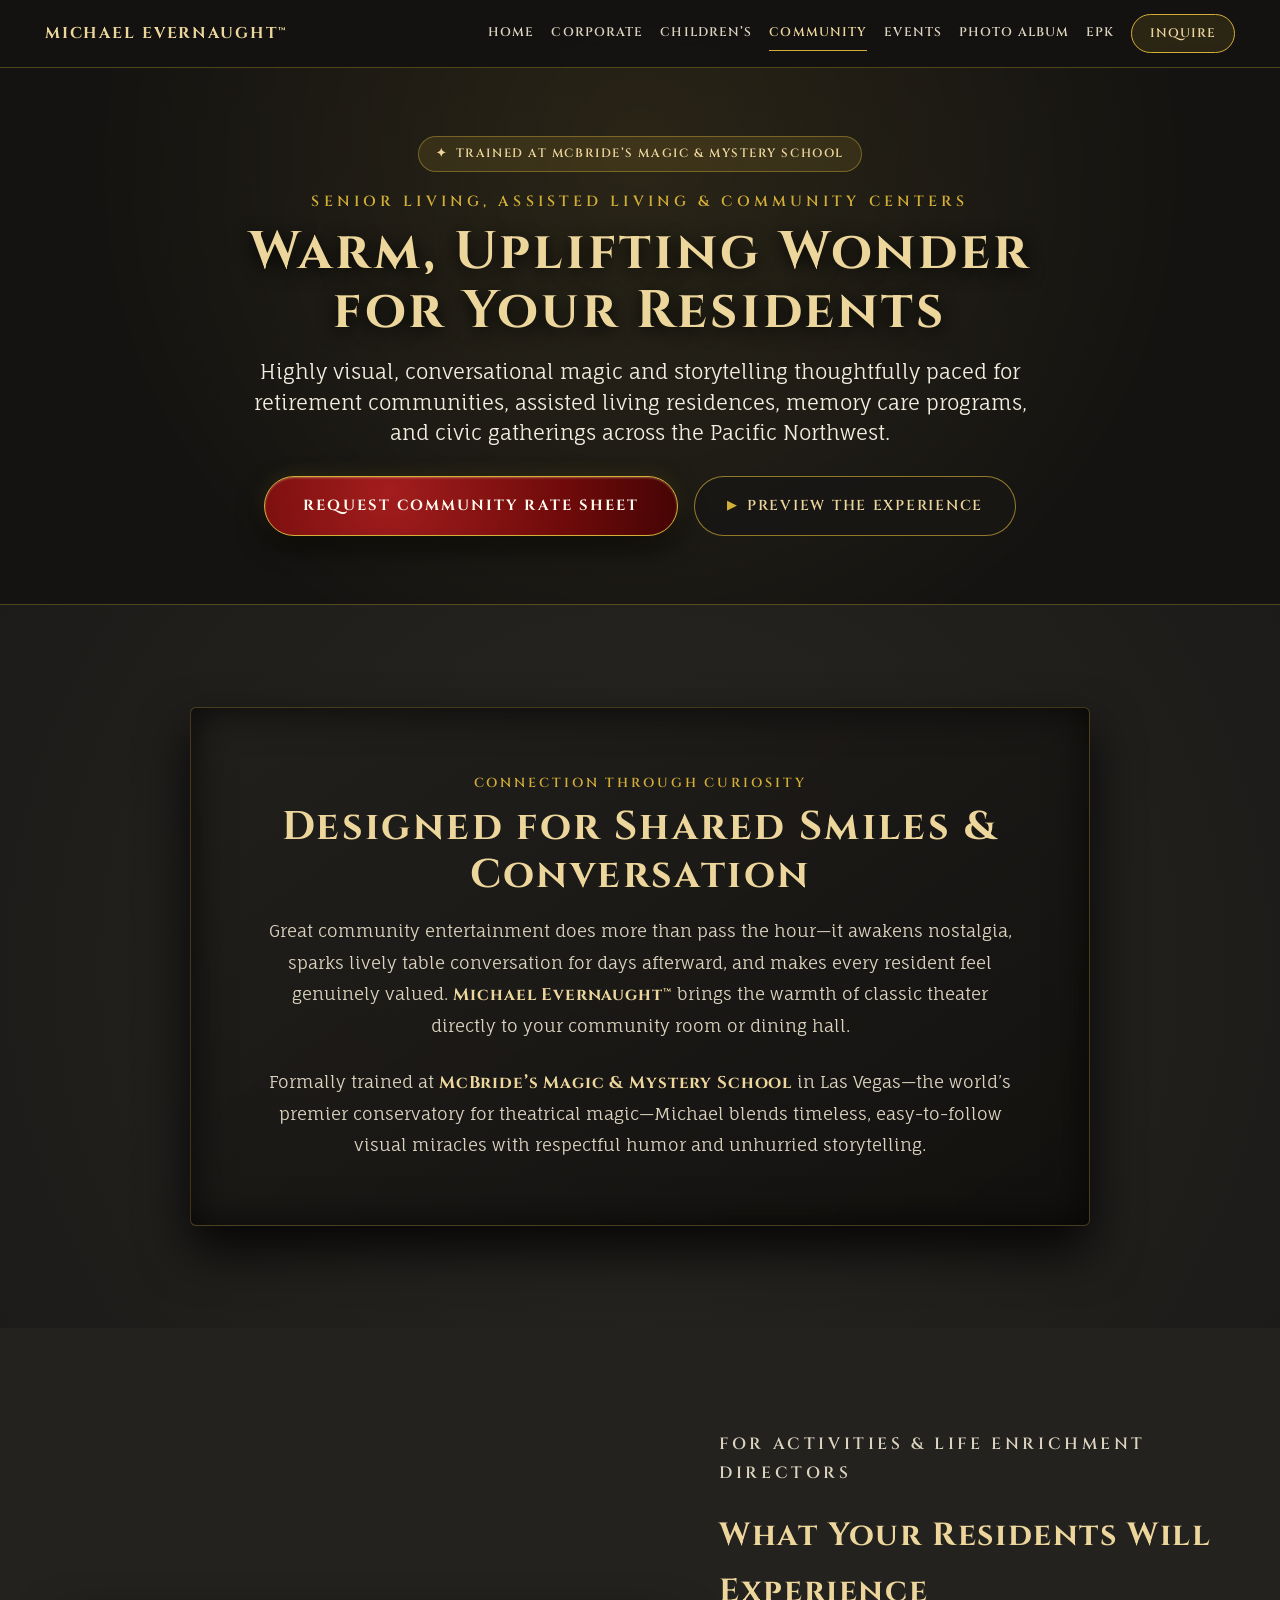
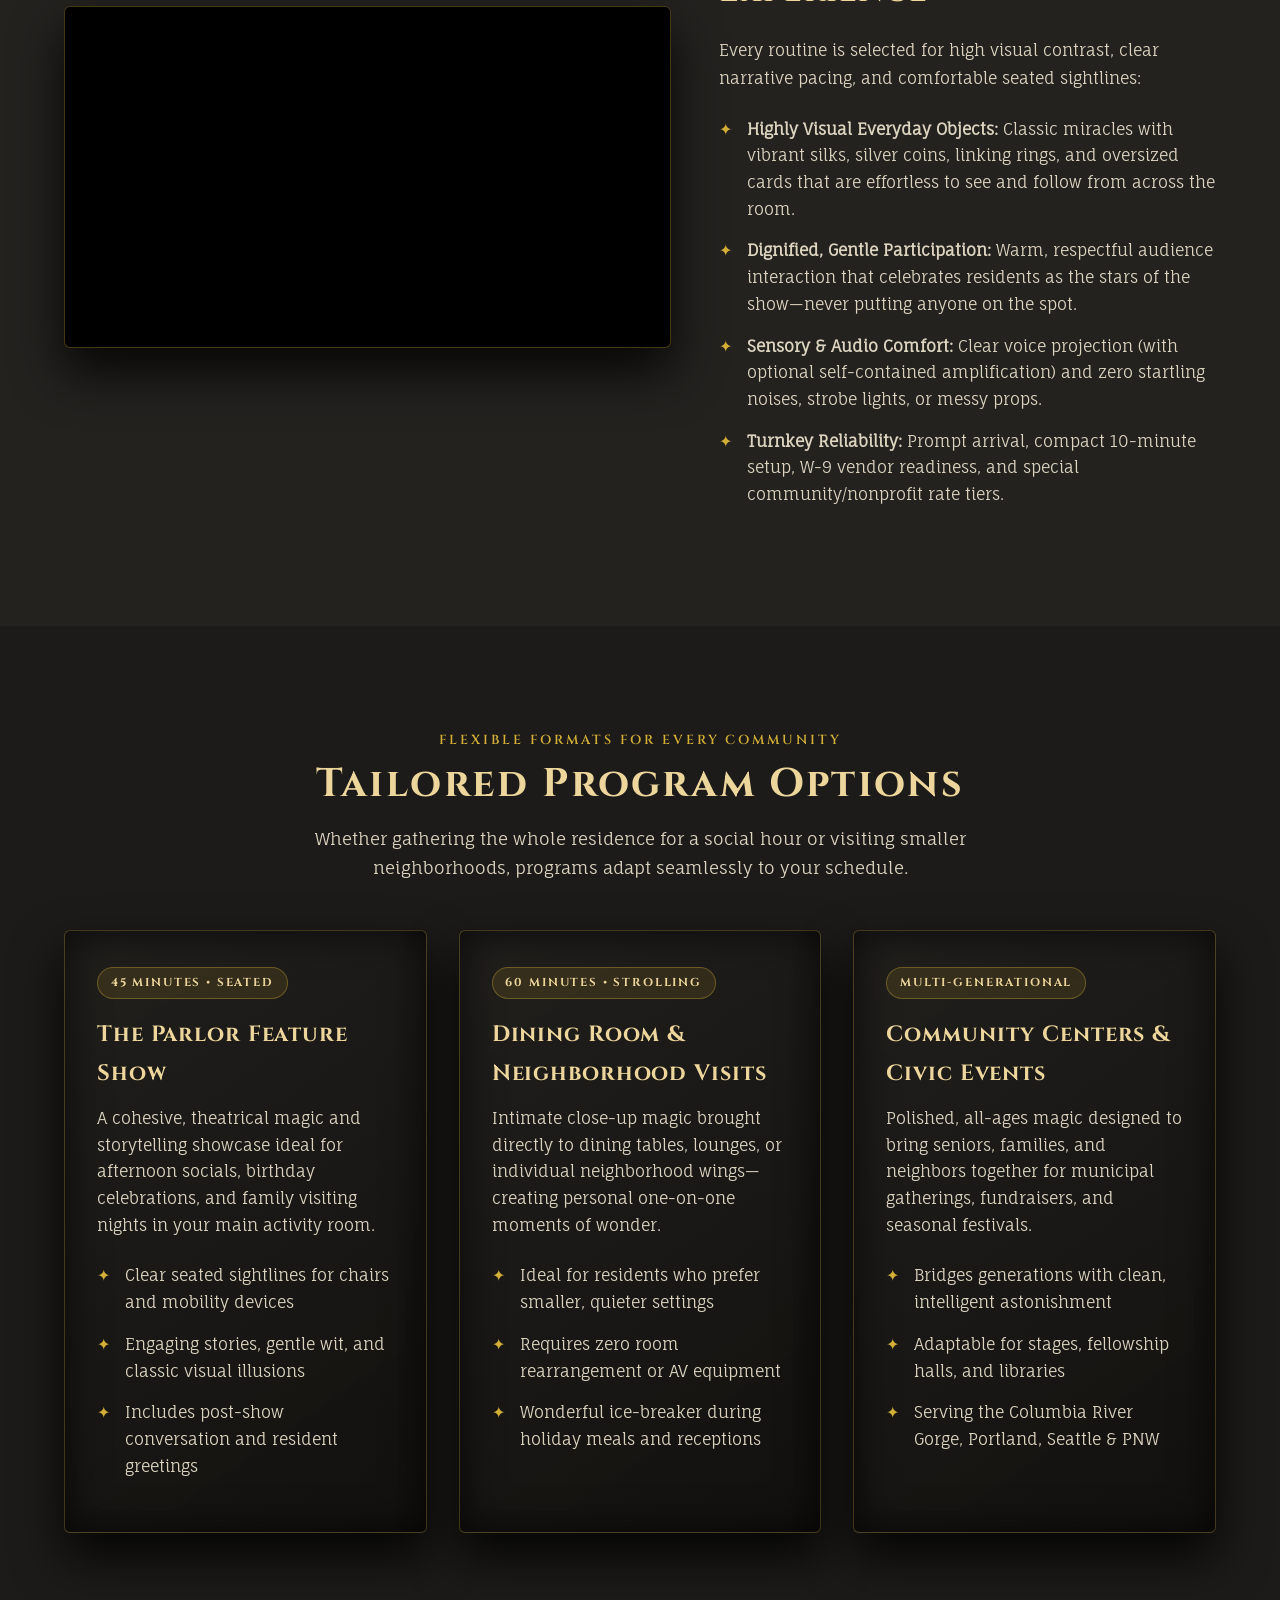
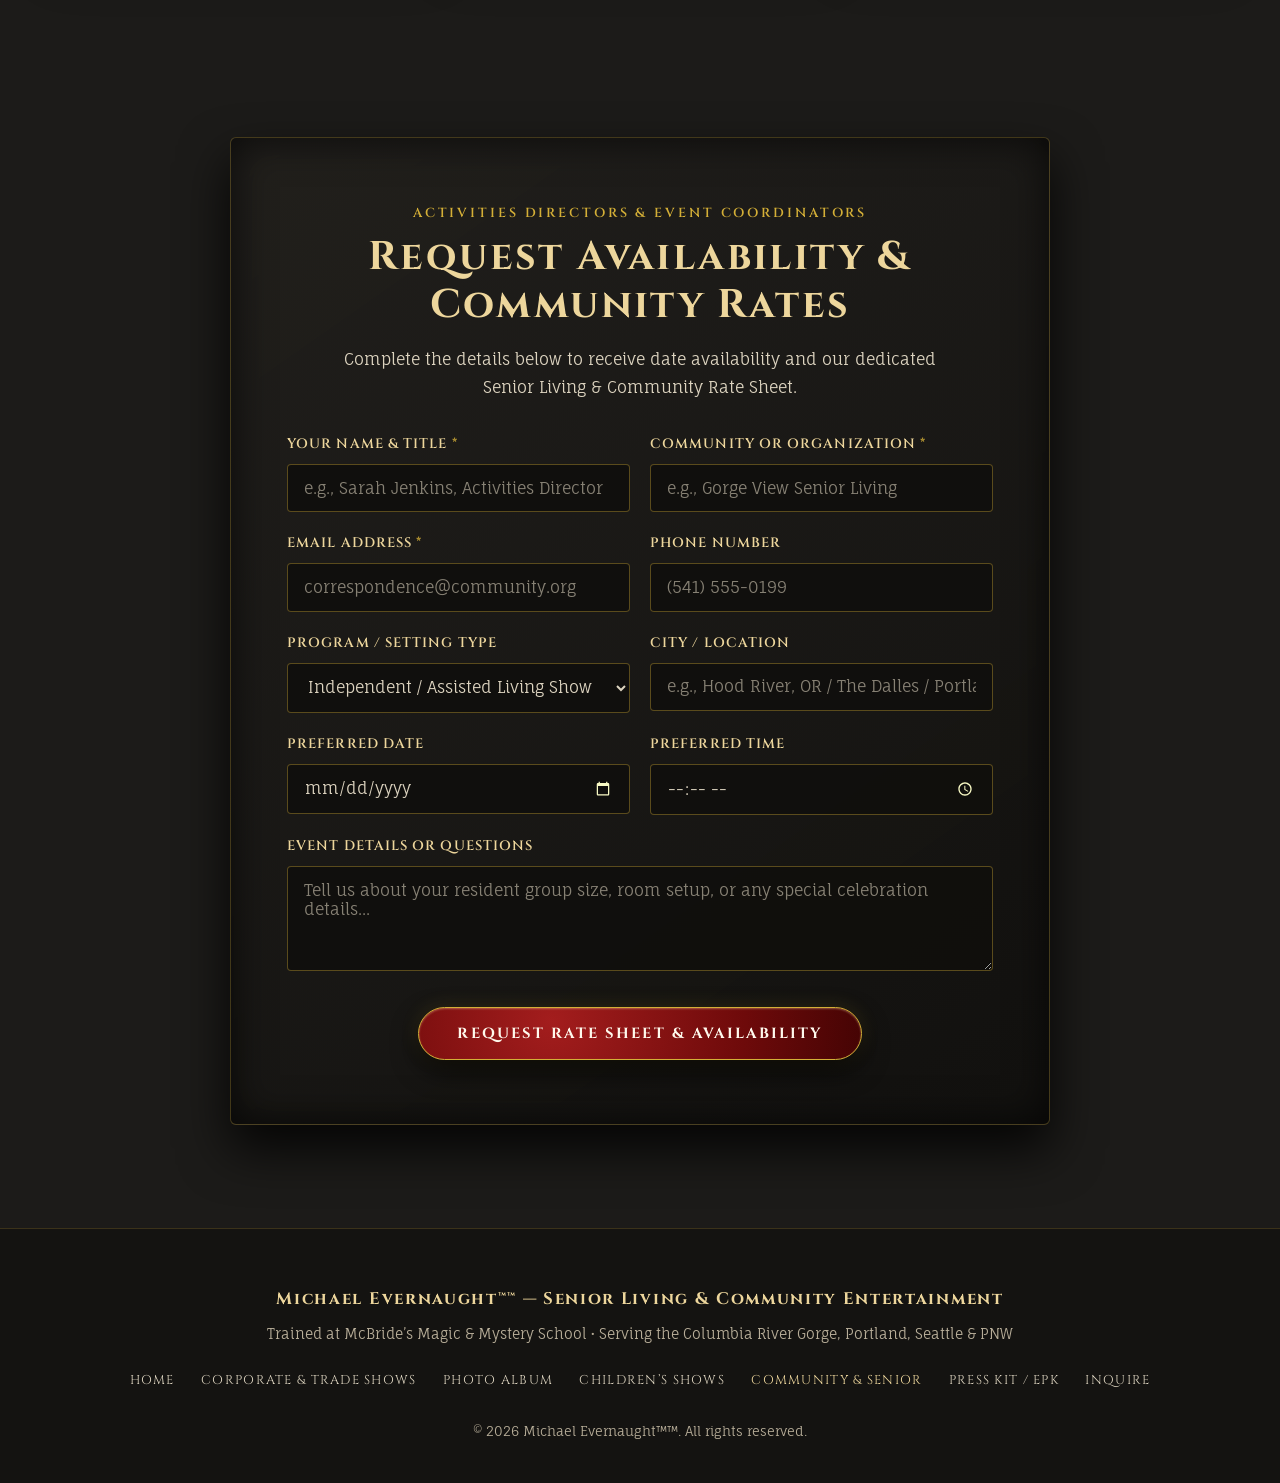
<file: community.html>
<!DOCTYPE html>
<html lang="en">
<head>
    <meta charset="UTF-8">
    <meta name="viewport" content="width=device-width, initial-scale=1.0">

    <!-- Primary Meta Tags -->
    <title>Senior Living &amp; Community Entertainment | Michael Evernaught&trade; — Pacific Northwest</title>
    <meta name="title" content="Senior Living & Community Entertainment | Michael Evernaught&trade; — Pacific Northwest">
    <meta name="description" content="Warm, dignified, and highly visual magic performances tailored for senior living communities, assisted living, memory care, and community centers across the Columbia River Gorge, Portland, Seattle, and the Pacific Northwest.">
    <meta name="keywords" content="senior living entertainment portland, assisted living magician oregon washington, activities director entertainment columbia river gorge, retirement community magic show, senior center performer hood river">
    <meta name="author" content="Michael Evernaught&trade;">
    <link rel="canonical" href="https://michaelevernaught.com/community.html">

    <!-- Open Graph / Facebook -->
    <meta property="og:type" content="website">
    <meta property="og:url" content="https://michaelevernaught.com/community.html">
    <meta property="og:title" content="Senior Living &amp; Community Entertainment | Michael Evernaught&trade;">
    <meta property="og:description" content="Highly visual, heartwarming magic and storytelling designed for senior living communities, retirement residences, and community centers.">
    <meta property="og:image" content="https://michaelevernaught.com/Images/hero.png">

    <!-- Twitter -->
    <meta name="twitter:card" content="summary_large_image">
    <meta name="twitter:url" content="https://michaelevernaught.com/community.html">
    <meta name="twitter:title" content="Senior Living &amp; Community Entertainment | Michael Evernaught&trade;">
    <meta name="twitter:description" content="Highly visual, heartwarming magic and storytelling designed for senior living communities, retirement residences, and community centers.">
    <meta name="twitter:image" content="https://michaelevernaught.com/Images/hero.png">

    <!-- Preconnect & Google Fonts -->
    <link rel="preconnect" href="https://fonts.googleapis.com">
    <link rel="preconnect" href="https://fonts.gstatic.com" crossorigin>
    <link rel="stylesheet" href="https://fonts.googleapis.com/css2?family=Cinzel:wght@400;600;700&family=Fauna+One&display=swap">

    <!-- Structured Data: Senior Living & Community Entertainment -->
    <script type="application/ld+json">
    {
      "@context": "https://schema.org",
      "@type": "EntertainmentBusiness",
      "name": "Michael Evernaught&trade; — Senior Living & Community Entertainment",
      "description": "Formally trained at McBride's Magic & Mystery School, Michael Evernaught&trade; delivers warm, highly visual close-up and parlor magic tailored for senior living communities, assisted living, memory care, and civic centers.",
      "url": "https://michaelevernaught.com/community.html",
      "image": "https://michaelevernaught.com/Images/hero.png",
      "areaServed": [
        { "@type": "City", "name": "Portland" },
        { "@type": "City", "name": "Seattle" },
        { "@type": "AdministrativeArea", "name": "Columbia River Gorge" },
        { "@type": "AdministrativeArea", "name": "Pacific Northwest" }
      ],
      "hasOfferCatalog": {
        "@type": "OfferCatalog",
        "name": "Senior & Community Magic Programs",
        "itemListElement": [
          {
            "@type": "Offer",
            "itemOffered": {
              "@type": "Service",
              "name": "Parlor & Activity Room Feature Show",
              "description": "Seated 45-minute visual magic and storytelling performance designed for clear sightlines and conversational warmth."
            }
          },
          {
            "@type": "Offer",
            "itemOffered": {
              "@type": "Service",
              "name": "Dining Room & Strolling Resident Visits",
              "description": "Intimate tableside and room-to-room close-up magic bringing personal connection directly to residents."
            }
          },
          {
            "@type": "Offer",
            "itemOffered": {
              "@type": "Service",
              "name": "Community Center & Civic Gatherings",
              "description": "Engaging multi-generational magic shows for community centers, fundraisers, and seasonal celebrations."
            }
          }
        ]
      }
    }
    </script>

    <link rel="stylesheet" href="./Styles/style.css">
</head>
<body>
    <!-- UNIFIED STICKY NAVIGATION -->
    <nav class="site-nav" aria-label="Primary Navigation">
        <div class="nav-container">
            <a href="./index.html" class="nav-brand">Michael Evernaught&trade;</a>
            <button class="nav-toggle" type="button" aria-expanded="false" aria-controls="primary-nav-links" aria-label="Toggle navigation menu">
                <span class="nav-toggle-bar"></span>
                <span class="nav-toggle-bar"></span>
                <span class="nav-toggle-bar"></span>
            </button>
            <div class="nav-links" id="primary-nav-links">
                <a href="./index.html" >Home</a>
                <a href="./corporate.html">Corporate</a>
                <a href="./childrens.html">Children&rsquo;s</a>
                <a href="./community.html" aria-current="page">Community</a>
                <a href="./events.html">Events</a>
                <a href="./album.html">Photo Album</a>
                <a href="./epk.html">EPK</a>
                <a href="#contact" class="nav-cta">Inquire</a>
            </div>
        </div>
    </nav>

    <main id="top">
        <!-- 1. DIGNIFIED INNER-PAGE HEADER -->
        <header class="page-header">
            <div class="page-header-inner">
                <span class="credential-badge">
                    <span aria-hidden="true">✦</span> Trained at McBride&rsquo;s Magic &amp; Mystery School
                </span>
                <p class="hero-kicker">Senior Living, Assisted Living &amp; Community Centers</p>
                <h1>Warm, Uplifting Wonder for Your Residents</h1>
                <p class="subtitle">
                    Highly visual, conversational magic and storytelling thoughtfully paced for retirement communities, assisted living residences, memory care programs, and civic gatherings across the Pacific Northwest.
                </p>
                <div class="hero-cta-group">
                    <a href="#contact" class="wax-seal">Request Community Rate Sheet</a>
                    <a href="#experience" class="btn-secondary"><span class="play-icon" aria-hidden="true">&#9654;</span> Preview the Experience</a>
                </div>
            </div>
        </header>

        <!-- 2. EDITORIAL INTRO -->
        <section class="intro-section">
            <div class="intro-content filigree-frame">
                <p class="section-eyebrow">Connection Through Curiosity</p>
                <h2 class="section-title">Designed for Shared Smiles &amp; Conversation</h2>
                <p class="intro-text">
                    Great community entertainment does more than pass the hour—it awakens nostalgia, sparks lively table conversation for days afterward, and makes every resident feel genuinely valued. <span class="highlight">Michael Evernaught&trade;</span> brings the warmth of classic theater directly to your community room or dining hall.
                </p>
                <p class="intro-text">
                    Formally trained at <span class="highlight">McBride&rsquo;s Magic &amp; Mystery School</span> in Las Vegas—the world&rsquo;s premier conservatory for theatrical magic—Michael blends timeless, easy-to-follow visual miracles with respectful humor and unhurried storytelling.
                </p>
            </div>
        </section>

        <!-- 3. VIDEO REEL & WHAT TO EXPECT (2-Column Responsive Split) -->
        <section id="experience" class="split-section">
            <div class="details-grid">
                <div class="video-container">
                    <iframe src="https://www.youtube.com/embed/jIBCMfkByN8?si=nuT6GsheurZEj1Gi"
                            title="Michael Evernaught&trade; Live Performance Highlight Reel"
                            loading="lazy"
                            allow="accelerometer; autoplay; clipboard-write; encrypted-media; gyroscope; picture-in-picture; web-share"
                            referrerpolicy="strict-origin-when-cross-origin"
                            allowfullscreen></iframe>
                </div>

                <div class="info-box">
                    <p class="section-eyebrow">For Activities &amp; Life Enrichment Directors</p>
                    <h2>What Your Residents Will Experience</h2>
                    <p>Every routine is selected for high visual contrast, clear narrative pacing, and comfortable seated sightlines:</p>
                    <ul class="info-list">
                        <li><strong>Highly Visual Everyday Objects:</strong> Classic miracles with vibrant silks, silver coins, linking rings, and oversized cards that are effortless to see and follow from across the room.</li>
                        <li><strong>Dignified, Gentle Participation:</strong> Warm, respectful audience interaction that celebrates residents as the stars of the show—never putting anyone on the spot.</li>
                        <li><strong>Sensory &amp; Audio Comfort:</strong> Clear voice projection (with optional self-contained amplification) and zero startling noises, strobe lights, or messy props.</li>
                        <li><strong>Turnkey Reliability:</strong> Prompt arrival, compact 10-minute setup, W-9 vendor readiness, and special community/nonprofit rate tiers.</li>
                    </ul>
                </div>
            </div>
        </section>

        <!-- 4. COMMUNITY PROGRAM FORMATS -->
        <section id="programs" class="services-section" style="background: var(--color-bg-base);">
            <div class="section-header">
                <p class="section-eyebrow">Flexible Formats for Every Community</p>
                <h2 class="section-title">Tailored Program Options</h2>
                <p class="section-lead">Whether gathering the whole residence for a social hour or visiting smaller neighborhoods, programs adapt seamlessly to your schedule.</p>
            </div>

            <div class="experiences-grid">
                <article class="experience-card filigree-frame">
                    <span class="experience-tag">45 Minutes • Seated</span>
                    <h3>The Parlor Feature Show</h3>
                    <p class="experience-desc">A cohesive, theatrical magic and storytelling showcase ideal for afternoon socials, birthday celebrations, and family visiting nights in your main activity room.</p>
                    <ul class="services-list">
                        <li>Clear seated sightlines for chairs and mobility devices</li>
                        <li>Engaging stories, gentle wit, and classic visual illusions</li>
                        <li>Includes post-show conversation and resident greetings</li>
                    </ul>
                </article>

                <article class="experience-card filigree-frame">
                    <span class="experience-tag">60 Minutes • Strolling</span>
                    <h3>Dining Room &amp; Neighborhood Visits</h3>
                    <p class="experience-desc">Intimate close-up magic brought directly to dining tables, lounges, or individual neighborhood wings—creating personal one-on-one moments of wonder.</p>
                    <ul class="services-list">
                        <li>Ideal for residents who prefer smaller, quieter settings</li>
                        <li>Requires zero room rearrangement or AV equipment</li>
                        <li>Wonderful ice-breaker during holiday meals and receptions</li>
                    </ul>
                </article>

                <article class="experience-card filigree-frame">
                    <span class="experience-tag">Multi-Generational</span>
                    <h3>Community Centers &amp; Civic Events</h3>
                    <p class="experience-desc">Polished, all-ages magic designed to bring seniors, families, and neighbors together for municipal gatherings, fundraisers, and seasonal festivals.</p>
                    <ul class="services-list">
                        <li>Bridges generations with clean, intelligent astonishment</li>
                        <li>Adaptable for stages, fellowship halls, and libraries</li>
                        <li>Serving the Columbia River Gorge, Portland, Seattle &amp; PNW</li>
                    </ul>
                </article>
            </div>
        </section>

        <!-- 5. COMMUNITY RATE SHEET & BOOKING FORM (Preserves Formspree mgaowgwg) -->
        <section id="contact" class="contact-wrap">
            <div class="contact-card filigree-frame">
                <p class="section-eyebrow">Activities Directors &amp; Event Coordinators</p>
                <h2 class="section-title">Request Availability &amp; Community Rates</h2>
                <p class="contact-subtext">Complete the details below to receive date availability and our dedicated Senior Living &amp; Community Rate Sheet.</p>

                <form class="availability-form" action="https://formspree.io/f/mgaowgwg" method="POST">
                    <input type="hidden" name="inquiry_source" value="Community & Senior Living Page">

                    <!-- Name & Organization -->
                    <div class="form-row">
                        <div class="form-group">
                            <label for="name">Your Name &amp; Title <span class="req-star" aria-hidden="true">*</span></label>
                            <input type="text" id="name" name="name" class="form-control" required placeholder="e.g., Sarah Jenkins, Activities Director">
                        </div>
                        <div class="form-group">
                            <label for="organization">Community or Organization <span class="req-star" aria-hidden="true">*</span></label>
                            <input type="text" id="organization" name="organization" class="form-control" required placeholder="e.g., Gorge View Senior Living">
                        </div>
                    </div>

                    <!-- Email & Phone -->
                    <div class="form-row">
                        <div class="form-group">
                            <label for="email">Email Address <span class="req-star" aria-hidden="true">*</span></label>
                            <input type="email" id="email" name="email" class="form-control" required placeholder="correspondence@community.org">
                        </div>
                        <div class="form-group">
                            <label for="phone">Phone Number</label>
                            <input type="tel" id="phone" name="phone" class="form-control" placeholder="(541) 555-0199">
                        </div>
                    </div>

                    <!-- Community Type & Location -->
                    <div class="form-row">
                        <div class="form-group">
                            <label for="community_type">Program / Setting Type</label>
                            <select id="community_type" name="community_type" class="form-control">
                                <option value="Independent / Assisted Living Show">Independent / Assisted Living Show</option>
                                <option value="Memory Care Adapted Program">Memory Care Adapted Program</option>
                                <option value="Dining Room / Strolling Visits">Dining Room / Strolling Visits</option>
                                <option value="Senior / Community Center Event">Senior / Community Center Event</option>
                                <option value="Family Night / Holiday Celebration">Family Night / Holiday Celebration</option>
                            </select>
                        </div>
                        <div class="form-group">
                            <label for="event_location">City / Location</label>
                            <input type="text" id="event_location" name="event_location" class="form-control" placeholder="e.g., Hood River, OR / The Dalles / Portland">
                        </div>
                    </div>

                    <!-- Date & Time -->
                    <div class="form-row">
                        <div class="form-group">
                            <label for="event_date">Preferred Date</label>
                            <input type="date" id="event_date" name="event_date" class="form-control">
                        </div>
                        <div class="form-group">
                            <label for="event_time">Preferred Time</label>
                            <input type="time" id="event_time" name="event_time" class="form-control">
                        </div>
                    </div>

                    <!-- Event Details & Questions -->
                    <div class="form-group">
                        <label for="details">Event Details or Questions</label>
                        <textarea id="details" name="details" rows="4" class="form-control" placeholder="Tell us about your resident group size, room setup, or any special celebration details..."></textarea>
                    </div>

                    <button type="submit" class="wax-seal">Request Rate Sheet &amp; Availability</button>
                </form>
            </div>
        </section>
    </main>

    <footer class="site-footer">
        <div class="footer-inner">
            <p class="footer-brand">Michael Evernaught&trade;&trade; &mdash; Senior Living &amp; Community Entertainment</p>
            <p class="footer-meta">Trained at McBride&rsquo;s Magic &amp; Mystery School &bull; Serving the Columbia River Gorge, Portland, Seattle &amp; PNW</p>
            <nav class="footer-links" aria-label="Footer Navigation">
                <a href="./index.html">Home</a>
                <a href="./corporate.html">Corporate &amp; Trade Shows</a>
                <a href="./album.html">Photo Album</a>
                <a href="./childrens.html">Children&rsquo;s Shows</a>
                <a href="./community.html" aria-current="page">Community &amp; Senior</a>
                <a href="./epk.html">Press Kit / EPK</a>
                <a href="#contact">Inquire</a>
            </nav>
            <p class="footer-copy">&copy; 2026 Michael Evernaught&trade;&trade;. All rights reserved.</p>
        </div>
    </footer>

    <script src="./Scripts/main.js"></script>
    <script type="module" src="https://static.cloudflareinsights.com/beacon.min.js/v4bc70e2c01a94c73b74392e4234840661791215815920" integrity="sha512-L0ha0OXavK/8okipN9F8BtP84dg9DUhPERbBXzwI6dgTA55d2+yweo3pn5CSFYs45/r8md2+xvUPtTdvTNRfjA==" data-cf-beacon='{"version":"2024.11.0","token":"f55f7c24190f4b25b5bda3b40b093743","r":1,"spa":2}' crossorigin="anonymous"></script>
</body>
</html>
</file>
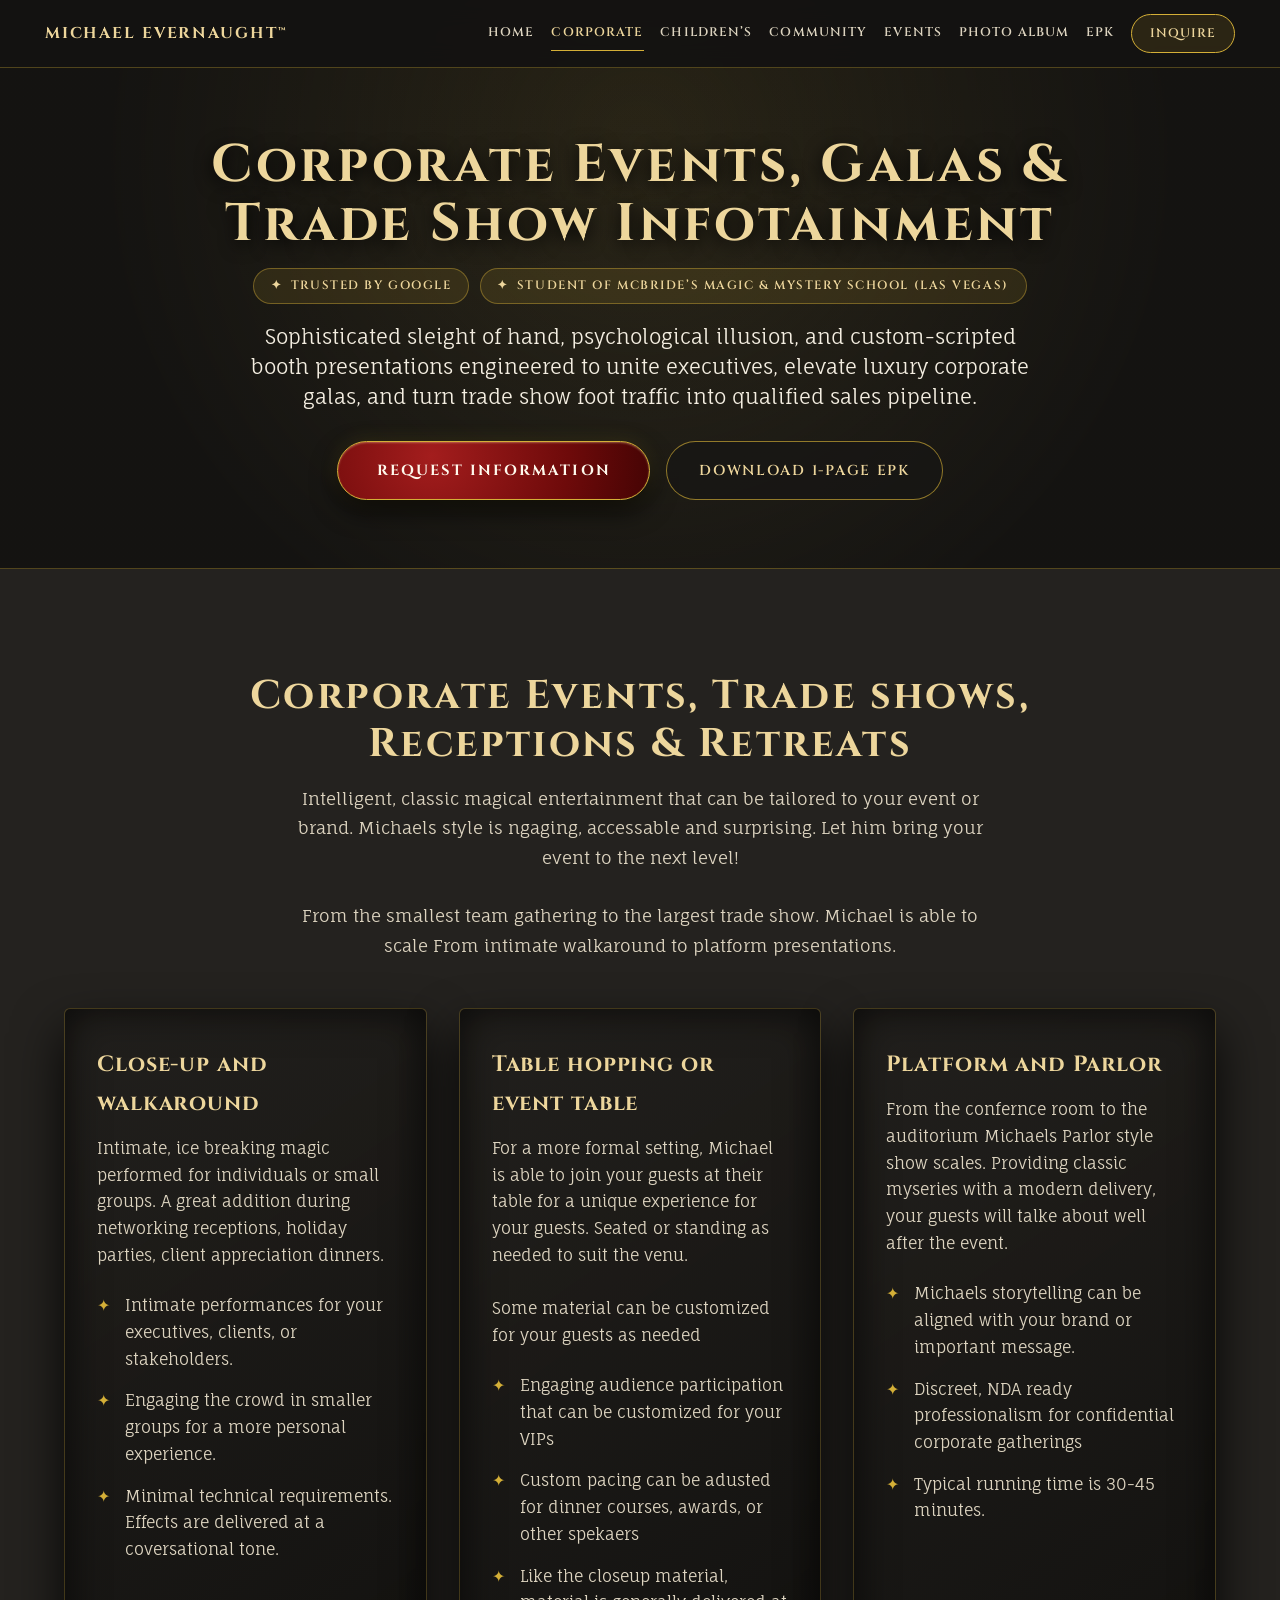
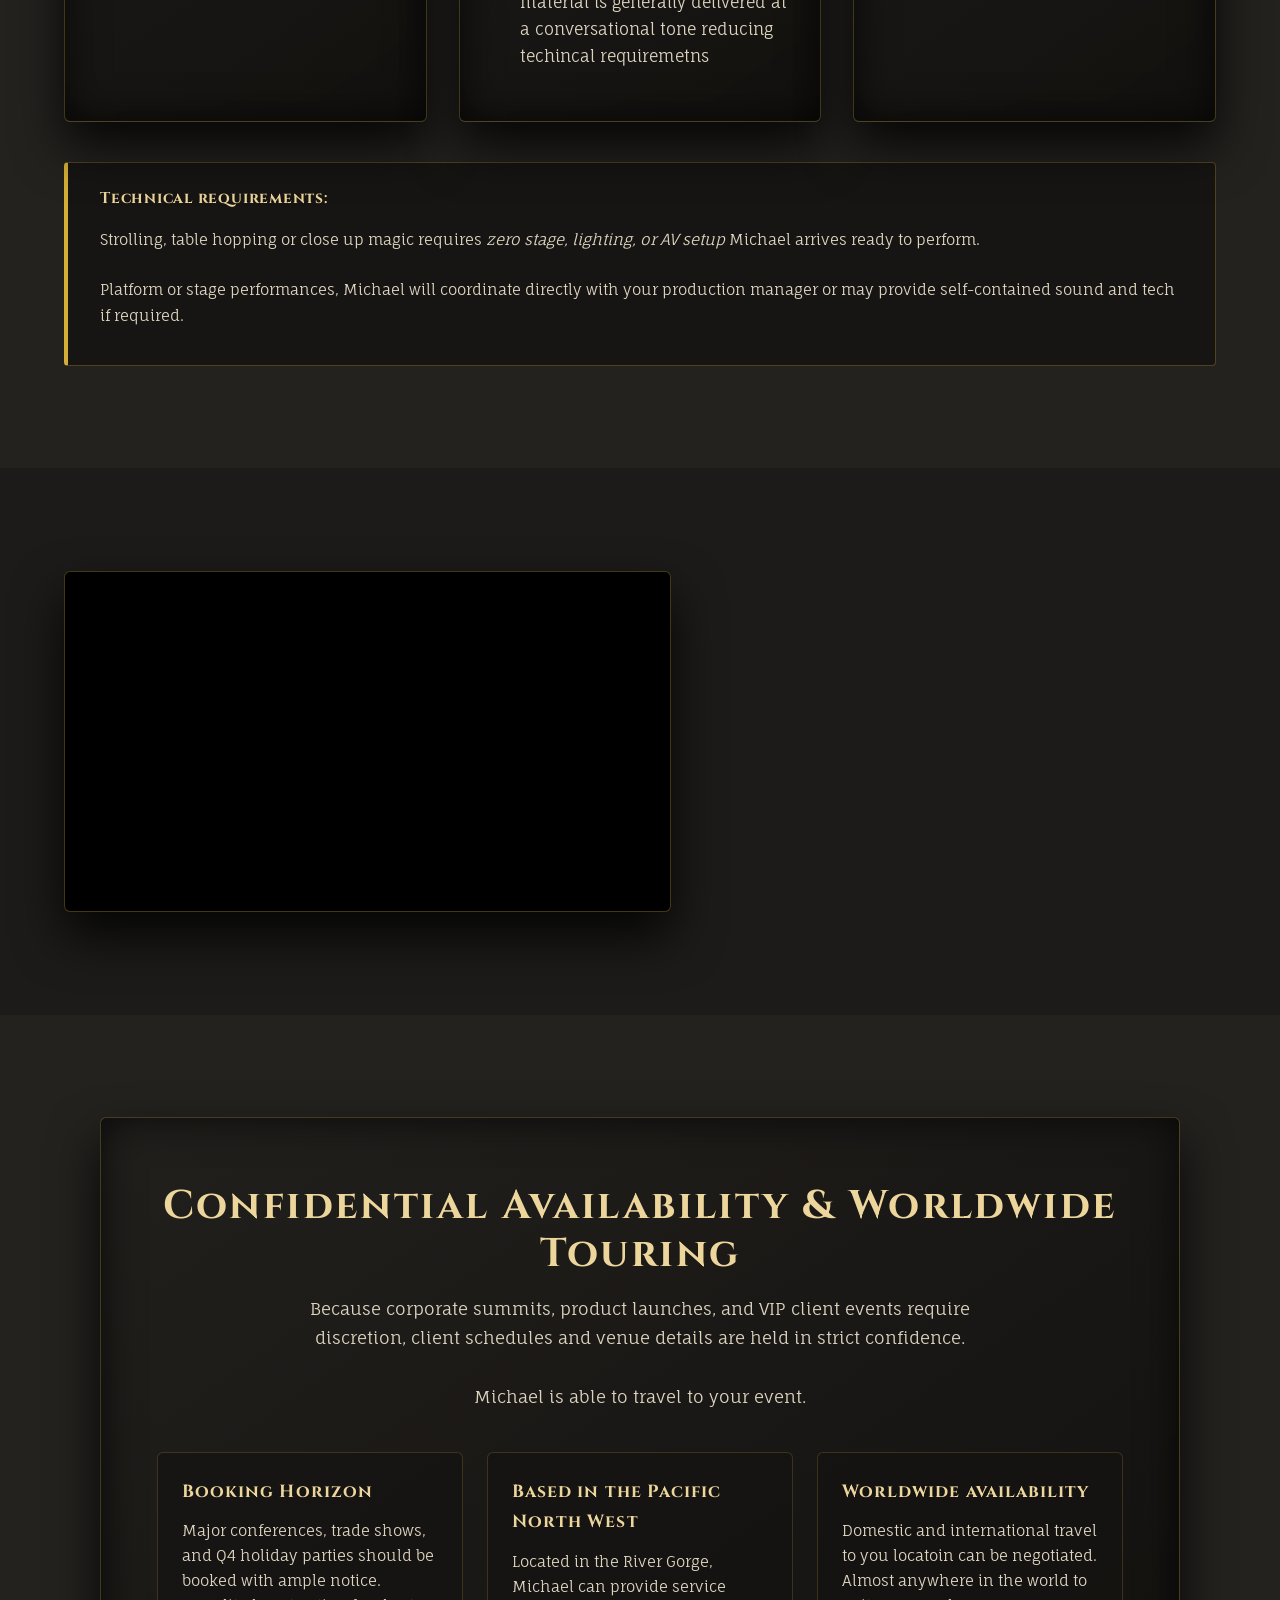
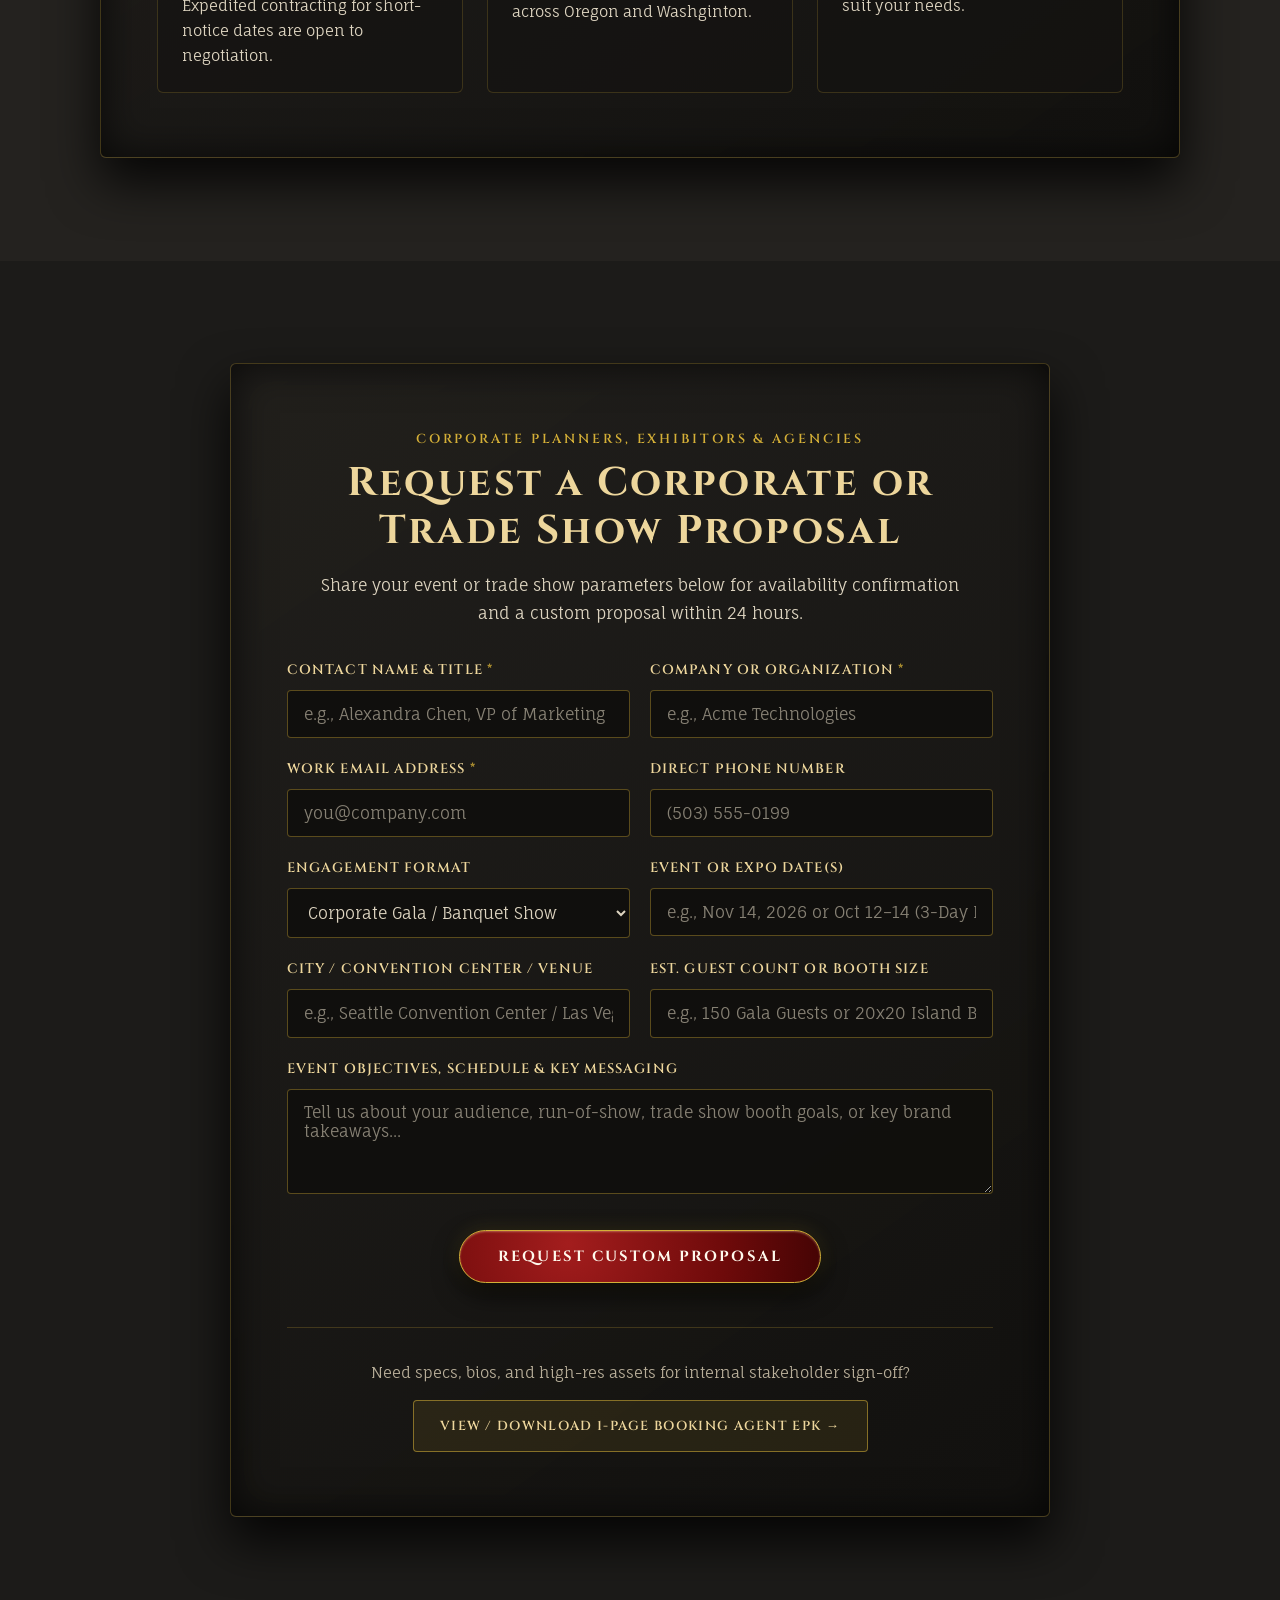
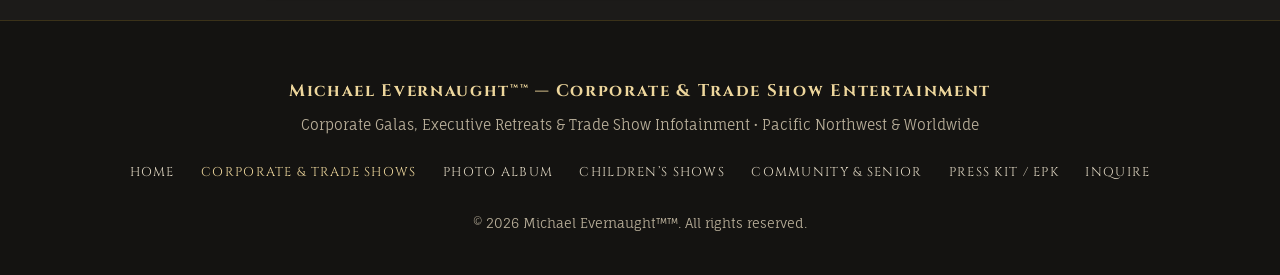
<file: corporate.html>
<!DOCTYPE html>
<html lang="en">
<head>
    <meta charset="UTF-8">
    <meta name="viewport" content="width=device-width, initial-scale=1.0">

    <!-- Primary Meta Tags -->
    <title>Corporate Event Magician &amp; Trade Show Booth Entertainment | Michael Evernaught&trade; — PNW &amp; Worldwide</title>
    <meta name="title" content="Corporate Event Magician & Trade Show Booth Entertainment | Michael Evernaught&trade; — PNW & Worldwide">
    <meta name="description" content="Elevate corporate galas, executive retreats, VIP receptions, and trade show booths with world-class sleight of hand and custom brand infotainment. Trusted by Google. Based in the Pacific Northwest (Portland, Seattle) and available worldwide.">
    <meta name="keywords" content="corporate event magician portland, corporate magician seattle, trade show magician, booth traffic entertainment, conference lead generation magician, VIP reception magician, executive retreat entertainment, banquet stage magic">
    <meta name="author" content="Michael Evernaught&trade;">
    <link rel="canonical" href="https://michaelevernaught.com/corporate.html">

    <!-- Open Graph / Facebook -->
    <meta property="og:type" content="website">
    <meta property="og:url" content="https://michaelevernaught.com/corporate.html">
    <meta property="og:title" content="Corporate Events &amp; Trade Show Entertainment | Michael Evernaught&trade;">
    <meta property="og:description" content="High-impact close-up magic, parlor gala shows, and crowd-stopping trade show booth infotainment. Trusted by Google and premier organizations.">
    <meta property="og:image" content="https://michaelevernaught.com/Images/hero.png">

    <!-- Twitter -->
    <meta name="twitter:card" content="summary_large_image">
    <meta name="twitter:url" content="https://michaelevernaught.com/corporate.html">
    <meta name="twitter:title" content="Corporate Events &amp; Trade Show Entertainment | Michael Evernaught&trade;">
    <meta name="twitter:description" content="High-impact close-up magic, parlor gala shows, and crowd-stopping trade show booth infotainment. Trusted by Google and premier organizations.">
    <meta name="twitter:image" content="https://michaelevernaught.com/Images/hero.png">

    <!-- Preconnect & Google Fonts -->
    <link rel="preconnect" href="https://fonts.googleapis.com">
    <link rel="preconnect" href="https://fonts.gstatic.com" crossorigin>
    <link rel="stylesheet" href="https://fonts.googleapis.com/css2?family=Cinzel:wght@400;600;700&family=Fauna+One&display=swap">

    <!-- Structured Data: B2B Corporate & Trade Show Services -->
    <script type="application/ld+json">
    {
      "@context": "https://schema.org",
      "@type": "EntertainmentBusiness",
      "name": "Michael Evernaught&trade; — Corporate Events & Trade Show Entertainment",
      "description": "Corporate magician and trade show booth presenter specializing in executive galas, VIP cocktail sleight of hand, and high-converting trade show lead generation across the Pacific Northwest and worldwide.",
      "url": "https://michaelevernaught.com/corporate.html",
      "image": "https://michaelevernaught.com/Images/hero.png",
      "priceRange": "$$$",
      "areaServed": [
        { "@type": "City", "name": "Portland" },
        { "@type": "City", "name": "Seattle" },
        { "@type": "AdministrativeArea", "name": "Pacific Northwest" },
        { "@type": "Country", "name": "United States" },
        { "@type": "Place", "name": "Worldwide" }
      ],
      "hasOfferCatalog": {
        "@type": "OfferCatalog",
        "name": "B2B Corporate & Trade Show Experiences",
        "itemListElement": [
          {
            "@type": "Offer",
            "itemOffered": {
              "@type": "Service",
              "name": "Corporate Galas, Banquets & Parlor Stage Shows",
              "description": "A 30-to-60-minute theatrical feature show of psychological illusion and signature magic for 25 to 300+ seated executives and guests."
            }
          },
          {
            "@type": "Offer",
            "itemOffered": {
              "@type": "Service",
              "name": "Trade Show Booth Infotainment & Lead Generation",
              "description": "Custom-scripted visual sleight of hand that stops convention aisle traffic, communicates brand differentiators, and hands warm leads to booth sales teams."
            }
          },
          {
            "@type": "Offer",
            "itemOffered": {
              "@type": "Service",
              "name": "VIP Cocktail & Executive Hospitality Magic",
              "description": "Interactive roaming close-up sleight of hand requiring zero stage or AV setup for receptions, executive retreats, and hospitality suites."
            }
          }
        ]
      }
    }
    </script>

    <link rel="stylesheet" href="./Styles/style.css">
</head>
<body>
    <!-- UNIFIED STICKY NAVIGATION -->
    <nav class="site-nav" aria-label="Primary Navigation">
        <div class="nav-container">
            <a href="./index.html" class="nav-brand">Michael Evernaught&trade;</a>
            <button class="nav-toggle" type="button" aria-expanded="false" aria-controls="primary-nav-links" aria-label="Toggle navigation menu">
                <span class="nav-toggle-bar"></span>
                <span class="nav-toggle-bar"></span>
                <span class="nav-toggle-bar"></span>
            </button>
            <div class="nav-links" id="primary-nav-links">
                <a href="./index.html">Home</a>
                <a href="./corporate.html" aria-current="page">Corporate</a>
                <a href="./childrens.html">Children&rsquo;s</a>
                <a href="./community.html">Community</a>
                <a href="./events.html">Events</a>
                <a href="./album.html">Photo Album</a>
                <a href="./epk.html">EPK</a>
                <a href="#contact" class="nav-cta">Inquire</a>
            </div>
        </div>
    </nav>

    <main id="top">
        <!-- 1. B2B CORPORATE & TRADE SHOW HEADER -->
        <header class="page-header">
            <div class="page-header-inner">
                <h1>Corporate Events, Galas &amp; Trade Show Infotainment</h1>
                <div class="credential-group">
                    <span class="credential-badge"><span aria-hidden="true">✦</span> Trusted by Google</span>
                    <span class="credential-badge"><span aria-hidden="true">✦</span>Student of McBride&rsquo;s Magic &amp; Mystery School (Las Vegas)</span>
                </div>
                <p class="subtitle">
                    Sophisticated sleight of hand, psychological illusion, and custom-scripted booth presentations 
                    engineered to unite executives, elevate luxury corporate galas, and turn trade show foot 
                    traffic into qualified sales pipeline.
                </p>
                <div class="hero-cta-group">
                    <a href="#contact" class="wax-seal">Request Information</a>
                    <a href="./epk.html" class="btn-secondary">Download 1-Page EPK</a>
                </div>
            </div>
        </header>

        <!-- 2. PILLAR A: CORPORATE GALAS, VIP RECEPTIONS & EXECUTIVE RETREATS -->
        <section id="corporate-events" class="services-section">
            <div class="section-header">
                <h2 class="section-title">Corporate Events, Trade shows, Receptions & Retreats</h2>
                <p class="section-lead">
                    Intelligent, classic magical entertainment that can be tailored to your event or brand.
                    Michaels style is ngaging, accessable and surprising. Let him bring your event to the 
                    next level!
                    <br><br>
                    From the smallest team gathering to the largest trade show. Michael is able to scale From
                    intimate walkaround to platform presentations.  
                </p>
            </div>

            <div class="experiences-grid">
                <!-- Format 1: Closeup and walkaround -->
                <article class="experience-card filigree-frame">
                    <h3>Close-up and walkaround</h3>
                    <p class="experience-desc">Intimate, ice breaking magic performed for individuals or
                        small groups. A great addition during networking receptions, holiday parties, 
                        client appreciation dinners.</p>
                    <ul class="services-list">
                        <li>Intimate performances for your executives, clients, or stakeholders.</li>
                        <li>Engaging the crowd in smaller groups for a more personal experience.</li>
                        <li>Minimal technical requirements. Effects are delivered at a coversational tone.</li>
                    </ul>
                </article>

                <!-- Format 2: Table hopping -->
                <article class="experience-card filigree-frame">
                    <h3>Table hopping or event table</h3>
                    <p class="experience-desc">
                        For a more formal setting, Michael is able to join your guests at their table
                        for a unique experience for your guests. Seated or standing as needed to suit 
                        the venu. 
                        <br><br>
                        Some material can be customized for your guests as needed
                    </p>
                    <ul class="services-list">
                        <li>Engaging audience participation that can be customized for your VIPs</li>
                        <li>Custom pacing can be adusted for dinner courses, awards, or other spekaers</li>
                        <li>Like the closeup material, material is generally delivered at a conversational tone reducing techincal requiremetns</li>
                    </ul>
                </article>

                <!-- Format 3: Platform -->
                <article class="experience-card filigree-frame">
                    <h3>Platform and Parlor</h3>
                    <p class="experience-desc">
                        From the confernce room to the auditorium Michaels Parlor style show scales. Providing
                        classic myseries with a modern delivery, your guests will talke about well after the event.
                    </p>
                    <ul class="services-list">
                        <li>Michaels storytelling can be aligned with your brand or important message.</li>
                        <li>Discreet, NDA ready professionalism for confidential corporate gatherings</li>
                        <li>Typical running time is 30-45 minutes.</li>
                    </ul>
                </article>
            </div>

            <div class="tech-specs-banner">
                <strong>Technical requirements:</strong> 
                <p>
                    Strolling, table hopping or close up magic requires <em>zero stage, lighting, or AV setup</em> 
                    Michael arrives ready to perform. 
                    <br><br>
                    Platform or stage performances, Michael will coordinate directly with your production 
                    manager or may provide self-contained sound and tech if required.
                </p>

            </div>
        </section>

        <!-- 3. PILLAR B: TRADE SHOW BOOTHS & CONFERENCE LEAD GENERATION -->
        <section id="trade-shows" class="split-section" style="background: var(--color-bg-base);">
            <!-- Video Reel + Trade Show Specs Split -->
            <div class="details-grid">
                <div class="video-container">
                    <iframe src="https://www.youtube.com/embed/jIBCMfkByN8?si=nuT6GsheurZEj1Gi"
                            title="Michael Evernaught&trade; Corporate & Trade Show Highlight Reel"
                            loading="lazy"
                            allow="accelerometer; autoplay; clipboard-write; encrypted-media; gyroscope; picture-in-picture; web-share"
                            referrerpolicy="strict-origin-when-cross-origin"
                            allowfullscreen></iframe>
                </div>
            </div>
        </section>

        <!-- 4. CONFIDENTIAL AVAILABILITY & GLOBAL TOURING -->
        <section id="availability" class="availability-section">
            <div class="availability-card filigree-frame">
                <h2 class="section-title">Confidential Availability & Worldwide Touring</h2>
                <p class="section-lead">
                    Because corporate summits, product launches, and VIP client events require discretion, 
                    client schedules and venue details are held in strict confidence. 
                    <br><br>
                    Michael is able to travel to your event.
                </p>

                <div class="availability-grid">
                    <div class="availability-pillar">
                        <h3>Booking Horizon</h3>
                        <p>
                            Major conferences, trade shows, and Q4 holiday parties should be
                            booked with ample notice. Expedited contracting for short-notice 
                            dates are open to negotiation. </p>
                    </div>
                    <div class="availability-pillar">
                        <h3>Based in the Pacific North West</h3>
                        <p>
                            Located in the River Gorge, Michael can provide service across 
                            Oregon and Washginton. </p>
                    </div>
                    <div class="availability-pillar">
                        <h3>Worldwide availability</h3>
                        <p>
                            Domestic and international travel to you locatoin can be negotiated. Almost
                            anywhere in the world to suit your needs.
                        </p>
                    </div>
                </div>
            </div>
        </section>

        <!-- 5. CORPORATE & TRADE SHOW RFP / AVAILABILITY FORM -->
        <section id="contact" class="contact-wrap">
            <div class="contact-card filigree-frame">
                <p class="section-eyebrow">Corporate Planners, Exhibitors &amp; Agencies</p>
                <h2 class="section-title">Request a Corporate or Trade Show Proposal</h2>
                <p class="contact-subtext">Share your event or trade show parameters below for availability confirmation and a custom proposal within 24 hours.</p>

                <form class="availability-form" action="https://formspree.io/f/mzedpnpw" method="POST">
                    <input type="hidden" name="inquiry_source" value="Corporate & Trade Show Page">

                    <!-- Name & Company -->
                    <div class="form-row">
                        <div class="form-group">
                            <label for="name">Contact Name &amp; Title <span class="req-star" aria-hidden="true">*</span></label>
                            <input type="text" id="name" name="name" class="form-control" required placeholder="e.g., Alexandra Chen, VP of Marketing">
                        </div>
                        <div class="form-group">
                            <label for="organization">Company or Organization <span class="req-star" aria-hidden="true">*</span></label>
                            <input type="text" id="organization" name="organization" class="form-control" required placeholder="e.g., Acme Technologies">
                        </div>
                    </div>

                    <!-- Work Email & Phone -->
                    <div class="form-row">
                        <div class="form-group">
                            <label for="email">Work Email Address <span class="req-star" aria-hidden="true">*</span></label>
                            <input type="email" id="email" name="email" class="form-control" required placeholder="you@company.com">
                        </div>
                        <div class="form-group">
                            <label for="phone">Direct Phone Number</label>
                            <input type="tel" id="phone" name="phone" class="form-control" placeholder="(503) 555-0199">
                        </div>
                    </div>

                    <!-- Engagement Format & Dates -->
                    <div class="form-row">
                        <div class="form-group">
                            <label for="event_type">Engagement Format</label>
                            <select id="event_type" name="event_type" class="form-control">
                                <option value="Corporate Gala / Banquet Show">Corporate Gala / Banquet Show</option>
                                <option value="Trade Show Booth / Lead Generation">Trade Show Booth / Lead Generation</option>
                                <option value="VIP Cocktail / Roaming Reception">VIP Cocktail / Roaming Reception</option>
                                <option value="Conference / Hospitality Suite">Conference / Hospitality Suite</option>
                                <option value="Executive Retreat / VIP Dinner">Executive Retreat / VIP Dinner</option>
                                <option value="Multiple Formats / Full Conference">Multiple Formats / Full Conference</option>
                            </select>
                        </div>
                        <div class="form-group">
                            <label for="event_date">Event or Expo Date(s)</label>
                            <input type="text" id="event_date" name="event_date" class="form-control" placeholder="e.g., Nov 14, 2026 or Oct 12–14 (3-Day Expo)">
                        </div>
                    </div>

                    <!-- Venue & Attendance / Booth Size -->
                    <div class="form-row">
                        <div class="form-group">
                            <label for="event_location">City / Convention Center / Venue</label>
                            <input type="text" id="event_location" name="event_location" class="form-control" placeholder="e.g., Seattle Convention Center / Las Vegas / Portland">
                        </div>
                        <div class="form-group">
                            <label for="guest_count">Est. Guest Count or Booth Size</label>
                            <input type="text" id="guest_count" name="guest_count" class="form-control" placeholder="e.g., 150 Gala Guests or 20x20 Island Booth">
                        </div>
                    </div>

                    <!-- Event Objectives -->
                    <div class="form-group">
                        <label for="details">Event Objectives, Schedule &amp; Key Messaging</label>
                        <textarea id="details" name="details" rows="4" class="form-control" placeholder="Tell us about your audience, run-of-show, trade show booth goals, or key brand takeaways..."></textarea>
                    </div>

                    <button type="submit" class="wax-seal">Request Custom Proposal</button>
                </form>

                <!-- Booking Agent / Producer EPK Callout -->
                <div class="epk-callout">
                    <p class="epk-callout-text">Need specs, bios, and high-res assets for internal stakeholder sign-off?</p>
                    <a href="./epk.html" class="btn-epk">View / Download 1-Page Booking Agent EPK &rarr;</a>
                </div>
            </div>
        </section>
    </main>

    <footer class="site-footer">
        <div class="footer-inner">
            <p class="footer-brand">Michael Evernaught&trade;&trade; &mdash; Corporate &amp; Trade Show Entertainment</p>
            <p class="footer-meta">Corporate Galas, Executive Retreats &amp; Trade Show Infotainment &bull; Pacific Northwest &amp; Worldwide</p>
            <nav class="footer-links" aria-label="Footer Navigation">
                <a href="./index.html">Home</a>
                <a href="./corporate.html" aria-current="page">Corporate &amp; Trade Shows</a>
                <a href="./album.html">Photo Album</a>
                <a href="./childrens.html">Children&rsquo;s Shows</a>
                <a href="./community.html">Community &amp; Senior</a>
                <a href="./epk.html">Press Kit / EPK</a>
                <a href="#contact">Inquire</a>
            </nav>
            <p class="footer-copy">&copy; 2026 Michael Evernaught&trade;&trade;. All rights reserved.</p>
        </div>
    </footer>

    <script src="./Scripts/main.js"></script>
    <script type="module" src="https://static.cloudflareinsights.com/beacon.min.js/v4bc70e2c01a94c73b74392e4234840661791215815920" integrity="sha512-L0ha0OXavK/8okipN9F8BtP84dg9DUhPERbBXzwI6dgTA55d2+yweo3pn5CSFYs45/r8md2+xvUPtTdvTNRfjA==" data-cf-beacon='{"version":"2024.11.0","token":"f55f7c24190f4b25b5bda3b40b093743","r":1,"spa":2}' crossorigin="anonymous"></script>
</body>
</html>
</file>
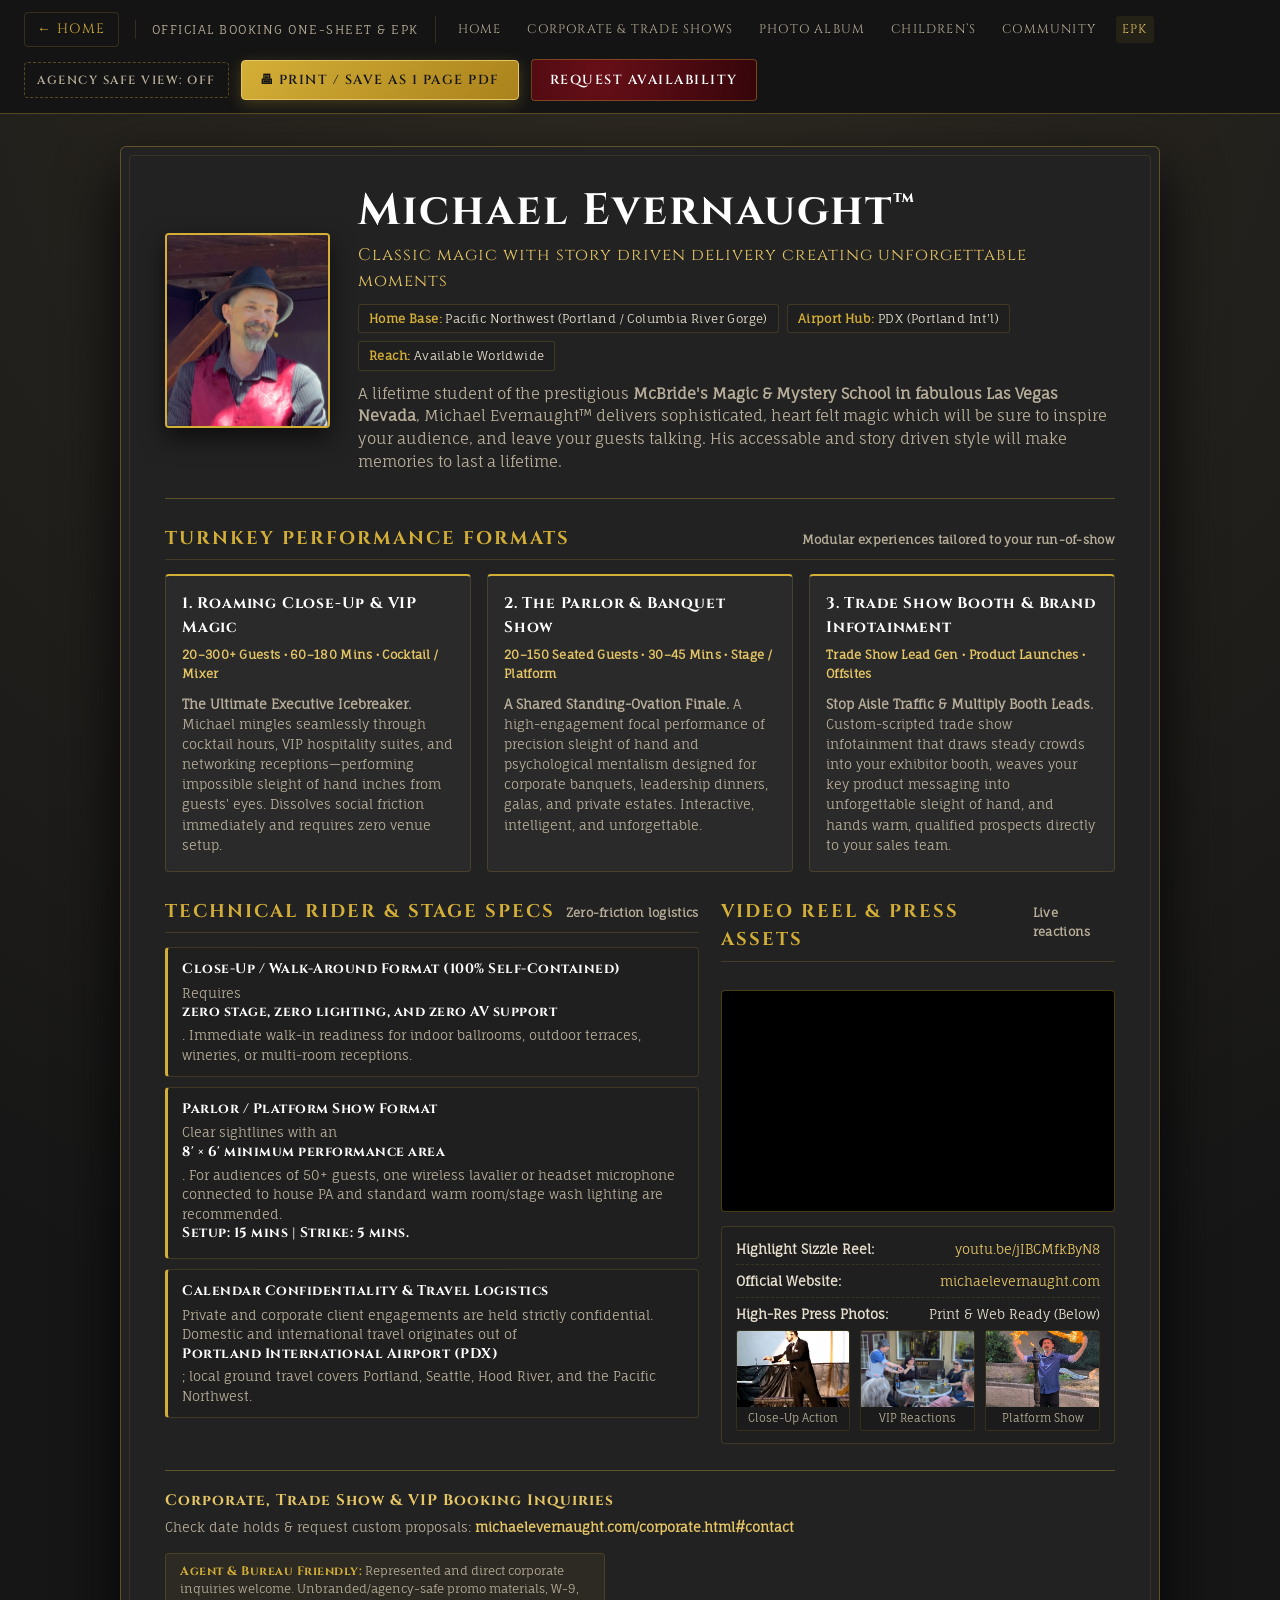
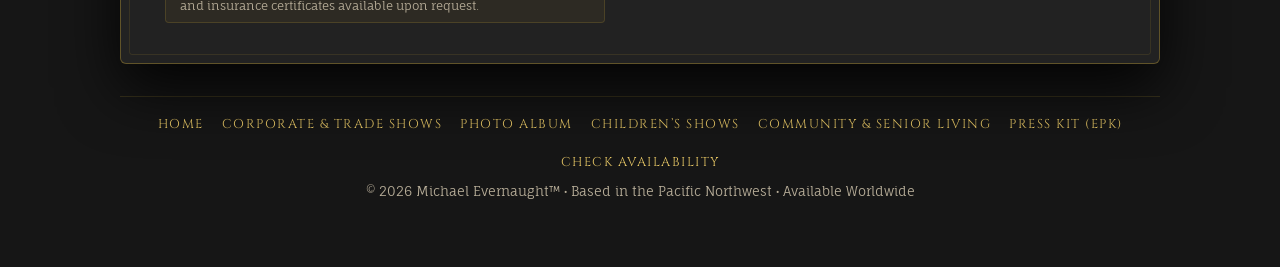
<file: epk.html>
<!DOCTYPE html>
<html lang="en">
<head>
    <meta charset="UTF-8">
    <meta name="viewport" content="width=device-width, initial-scale=1.0">
    <title>Electronic Press Kit (EPK) &amp; Booking One-Sheet | Michael Evernaught&trade;</title>
    <meta name="description" content="Official Booking Agent Electronic Press Kit (EPK), Show Formats, and Technical Rider for Michael Evernaught&trade; — Corporate &amp; VIP Event Magician based in the Pacific Northwest, available worldwide.">
    <link rel="canonical" href="https://michaelevernaught.com/epk.html">

    <!-- Google Fonts Preconnect -->
    <link rel="preconnect" href="https://fonts.googleapis.com">
    <link rel="preconnect" href="https://fonts.gstatic.com" crossorigin>
    <link href="https://fonts.googleapis.com/css2?family=Cinzel:wght@400;600;700&family=Fauna+One&display=swap" rel="stylesheet">

    <link rel="stylesheet" href="./Styles/epk.css"
</head>
<body>

    <!-- =========================================================
         WEB NAVIGATION & PRINT CONTROLS (Hidden in Print/PDF)
         ========================================================= -->
    <header class="epk-topbar no-print">
        <div class="epk-topbar-left">
            <a href="./index.html" class="back-link">&larr; Home</a>
            <span class="epk-badge">Official Booking One-Sheet &amp; EPK</span>
            <nav class="epk-ecosystem-nav" aria-label="Site Ecosystem Navigation">
                <a href="./index.html">Home</a>
                <a href="./corporate.html">Corporate &amp; Trade Shows</a>
                <a href="./album.html">Photo Album</a>
                <a href="./childrens.html">Children&rsquo;s</a>
                <a href="./community.html">Community</a>
                <a href="./epk.html" class="active">EPK</a>
            </nav>
        </div>
        <div class="epk-topbar-actions">
            <button type="button" class="btn-epk btn-agency-toggle" id="agencyModeBtn" onclick="toggleAgencyMode()" title="Hide direct URLs/contact links so talent bureaus can share an unbranded PDF with clients">
                Agency Safe View: Off
            </button>
            <button type="button" class="btn-epk btn-print" onclick="window.print()">
                &#128438; Print / Save as 1 Page PDF
            </button>
            <a href="./corporate.html#contact" class="btn-epk btn-inquire direct-contact-item">
                Request Availability
            </a>
        </div>
    </header>

    <!-- =========================================================
         1-PAGE ELECTRONIC PRESS KIT (Screen + Print One-Sheet)
         ========================================================= -->
    <main class="epk-sheet">

        <!-- 1. ARTIST HEADER & POSITIONING -->
        <section class="epk-header">
            <div class="portrait-frame">
                <img src="./Images/EPK_photo.JPG" alt="Michael Evernaught&trade; — Corporate &amp; Trade Show Magician" onerror="this.src='https://placehold.co/330x390/1a1a1a/d4af37?text=Michael+Evernaught'">
            </div>
            <div class="header-content">
                <h1 class="header-title">Michael Evernaught&trade;</h1>
                <div class="header-positioning">Classic magic with story driven delivery creating unforgettable moments</div>

                <div class="header-pills">
                    <span class="meta-pill"><strong>Home Base:</strong> Pacific Northwest (Portland / Columbia River Gorge)</span>
                    <span class="meta-pill"><strong>Airport Hub:</strong> PDX (Portland Int'l)</span>
                    <span class="meta-pill"><strong>Reach:</strong> Available Worldwide</span>
                </div>

                <p class="header-bio">
                    A lifetime student of the prestigious <strong>McBride's 
                    Magic & Mystery School in fabulous Las Vegas Nevada</strong>, Michael Evernaught&trade; 
                    delivers sophisticated, heart felt magic which will be sure to inspire your audience, and
                    leave your guests talking. His accessable and story driven style will make memories to last
                    a lifetime.
                </p>
            </div>
        </section>

        <!-- 3. THREE TURNKEY SHOW FORMATS -->
        <section class="epk-section">
            <h2 class="epk-section-heading">
                Turnkey Performance Formats
                <span class="sub">Modular experiences tailored to your run-of-show</span>
            </h2>
            <div class="formats-grid">
                <!-- Format 1 -->
                <article class="format-card">
                    <div>
                        <h3>1. Roaming Close-Up &amp; VIP Magic</h3>
                        <div class="format-specs">20&ndash;300+ Guests &bull; 60&ndash;180 Mins &bull; Cocktail / Mixer</div>
                        <p>
                            <strong>The Ultimate Executive Icebreaker.</strong> Michael mingles seamlessly through cocktail hours, VIP hospitality suites, and networking receptions—performing impossible sleight of hand inches from guests' eyes. Dissolves social friction immediately and requires zero venue setup.
                        </p>
                    </div>
                </article>

                <!-- Format 2 -->
                <article class="format-card">
                    <div>
                        <h3>2. The Parlor &amp; Banquet Show</h3>
                        <div class="format-specs">20&ndash;150 Seated Guests &bull; 30&ndash;45 Mins &bull; Stage / Platform</div>
                        <p>
                            <strong>A Shared Standing-Ovation Finale.</strong> A high-engagement focal performance of precision sleight of hand and psychological mentalism designed for corporate banquets, leadership dinners, galas, and private estates. Interactive, intelligent, and unforgettable.
                        </p>
                    </div>
                </article>

                <!-- Format 3 -->
                <article class="format-card">
                    <div>
                        <h3>3. Trade Show Booth &amp; Brand Infotainment</h3>
                        <div class="format-specs">Trade Show Lead Gen &bull; Product Launches &bull; Offsites</div>
                        <p>
                            <strong>Stop Aisle Traffic &amp; Multiply Booth Leads.</strong> Custom-scripted trade show infotainment that draws steady crowds into your exhibitor booth, weaves your key product messaging into unforgettable sleight of hand, and hands warm, qualified prospects directly to your sales team.
                        </p>
                    </div>
                </article>
            </div>
        </section>

        <!-- 4. TECHNICAL RIDER + MEDIA / AVAILABILITY -->
        <section class="lower-grid">
            <!-- Left Column: Technical Rider -->
            <div>
                <h2 class="epk-section-heading">
                    Technical Rider &amp; Stage Specs
                    <span class="sub">Zero-friction logistics</span>
                </h2>
                <ul class="rider-list">
                    <li class="rider-item">
                        <strong>Close-Up / Walk-Around Format (100% Self-Contained)</strong>
                        <p>Requires <strong>zero stage, zero lighting, and zero AV support</strong>. Immediate walk-in readiness for indoor ballrooms, outdoor terraces, wineries, or multi-room receptions.</p>
                    </li>
                    <li class="rider-item">
                        <strong>Parlor / Platform Show Format</strong>
                        <p>Clear sightlines with an <strong>8' &times; 6' minimum performance area</strong>. For audiences of 50+ guests, one wireless lavalier or headset microphone connected to house PA and standard warm room/stage wash lighting are recommended. <strong>Setup: 15 mins | Strike: 5 mins.</strong></p>
                    </li>
                    <li class="rider-item">
                        <strong>Calendar Confidentiality &amp; Travel Logistics</strong>
                        <p>Private and corporate client engagements are held strictly confidential. Domestic and international travel originates out of <strong>Portland International Airport (PDX)</strong>; local ground travel covers Portland, Seattle, Hood River, and the Pacific Northwest.</p>
                    </li>
                </ul>
            </div>

            <!-- Right Column: Media & Promotional Assets -->
            <div class="media-panel">
                <h2 class="epk-section-heading">
                    Video Reel &amp; Press Assets
                    <span class="sub">Live reactions</span>
                </h2>

                <!-- Web Interactive Sizzle Reel (Hidden in Print) -->
                <div class="video-embed-wrap no-print">
                    <iframe src="https://www.youtube.com/embed/jIBCMfkByN8?rel=0" title="Michael Evernaught&trade; Highlight Reel" allow="accelerometer; autoplay; clipboard-write; encrypted-media; gyroscope; picture-in-picture" allowfullscreen></iframe>
                </div>

                <!-- Media Links & Print Reference -->
                <div class="media-links-card">
                    <ul>
                        <li>
                            <span><strong>Highlight Sizzle Reel:</strong></span>
                            <a href="https://youtu.be/jIBCMfkByN8" target="_blank" rel="noopener">youtu.be/jIBCMfkByN8</a>
                        </li>
                        <li class="direct-contact-item">
                            <span><strong>Official Website:</strong></span>
                            <a href="https://michaelevernaught.com" target="_blank" rel="noopener">michaelevernaught.com</a>
                        </li>
                        <li>
                            <span><strong>High-Res Press Photos:</strong></span>
                            <span>Print &amp; Web Ready (Below)</span>
                        </li>
                    </ul>

                    <!-- Reference Press Photo Thumbnails -->
                    <div class="press-photos-strip">
                        <a href="./Images/1.jpg" target="_blank" class="press-photo-thumb" title="View High-Res Press Photo 1">
                            <img src="./Images/1.jpg" alt="Michael Evernaught&trade; close-up magic performance" onerror="this.src='https://placehold.co/240x160/1e1a15/d4af37?text=Photo+1'">
                            <span>Close-Up Action</span>
                        </a>
                        <a href="./Images/2.jpg" target="_blank" class="press-photo-thumb" title="View High-Res Press Photo 2">
                            <img src="./Images/2.jpg" alt="Guest reaction during live sleight of hand performance" onerror="this.src='https://placehold.co/240x160/1e1a15/d4af37?text=Photo+2'">
                            <span>VIP Reactions</span>
                        </a>
                        <a href="./Images/3.jpg" target="_blank" class="press-photo-thumb" title="View High-Res Press Photo 3">
                            <img src="./Images/3.jpg" alt="Michael Evernaught&trade; parlor and platform magic show" onerror="this.src='https://placehold.co/240x160/1e1a15/d4af37?text=Photo+3'">
                            <span>Platform Show</span>
                        </a>
                    </div>
                </div>
            </div>
        </section>

        <!-- 5. FOOTER: BOOKING CTA & AGENT-FRIENDLY GUARANTEE -->
        <footer class="epk-footer">
            <div class="booking-contact-block direct-contact-item">
                <h4>Corporate, Trade Show &amp; VIP Booking Inquiries</h4>
                <p>
                    Check date holds &amp; request custom proposals:
                    <a href="./corporate.html#contact"><strong>michaelevernaught.com/corporate.html#contact</strong></a>
                </p>
            </div>
            <div class="booking-contact-block print-only">
                <h4>Pacific Northwest Base &bull; Available Worldwide</h4>
                <p>Contact your entertainment booking representative to confirm date availability and custom routing.</p>
            </div>
            <div class="agent-friendly-note">
                <strong>Agent &amp; Bureau Friendly:</strong> Represented and direct corporate inquiries welcome. Unbranded/agency-safe promo materials, W-9, and insurance certificates available upon request.
            </div>
        </footer>

    </main>

    <!-- Web-Only Ecosystem Footer (Hidden in 1-Page Print/PDF) -->
    <footer class="epk-web-footer no-print">
        <div class="epk-web-footer-links">
            <a href="./index.html">Home</a>
            <a href="./corporate.html">Corporate &amp; Trade Shows</a>
            <a href="./album.html">Photo Album</a>
            <a href="./childrens.html">Children&rsquo;s Shows</a>
            <a href="./community.html">Community &amp; Senior Living</a>
            <a href="./epk.html">Press Kit (EPK)</a>
            <a href="./corporate.html#contact" class="direct-contact-item">Check Availability</a>
        </div>
        <div>&copy; 2026 Michael Evernaught&trade; &bull; Based in the Pacific Northwest &bull; Available Worldwide</div>
    </footer>

    <script>
        function toggleAgencyMode() {
            const body = document.body;
            const btn = document.getElementById('agencyModeBtn');
            body.classList.toggle('agency-safe-mode');
            const isActive = body.classList.contains('agency-safe-mode');
            btn.classList.toggle('active', isActive);
            btn.textContent = isActive ? 'Agency-Safe View: On (Unbranded)' : 'Agency-Safe View: Off';
        }
    </script>
</body>
</html>
</file>
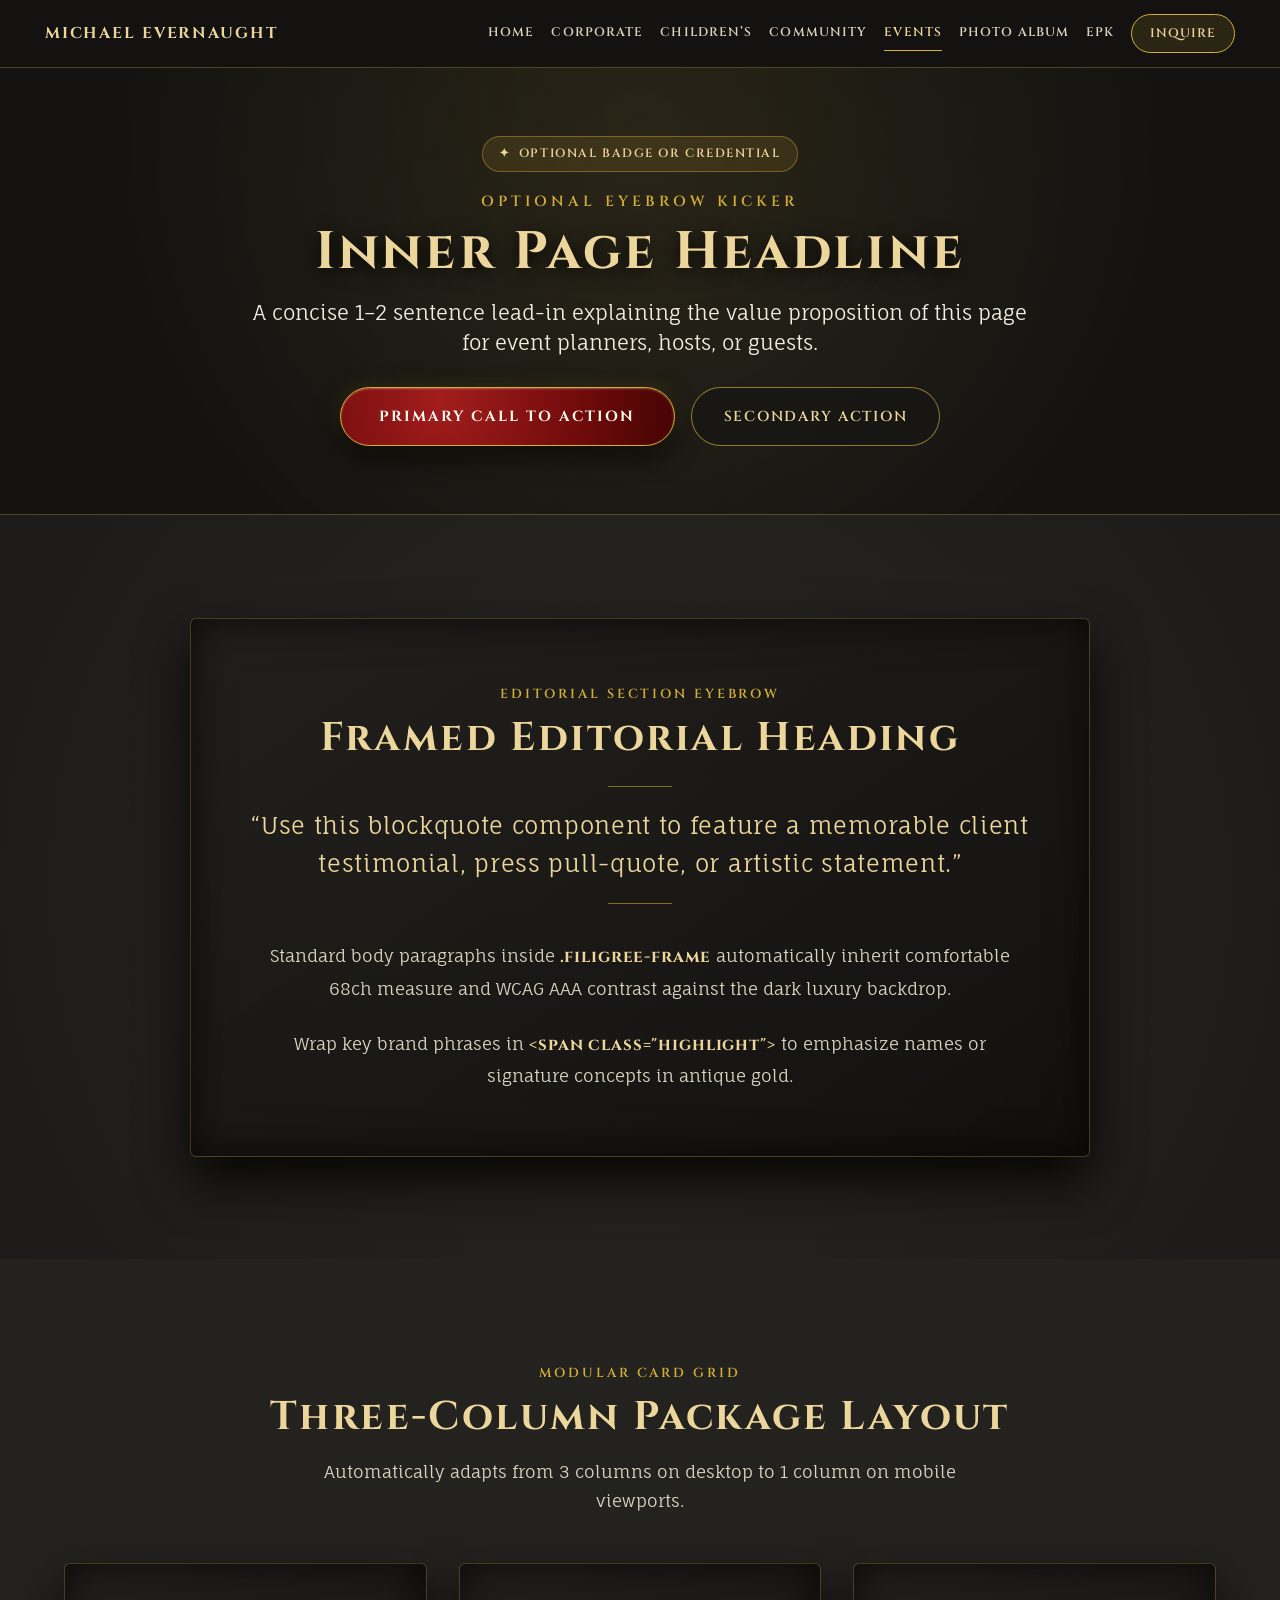
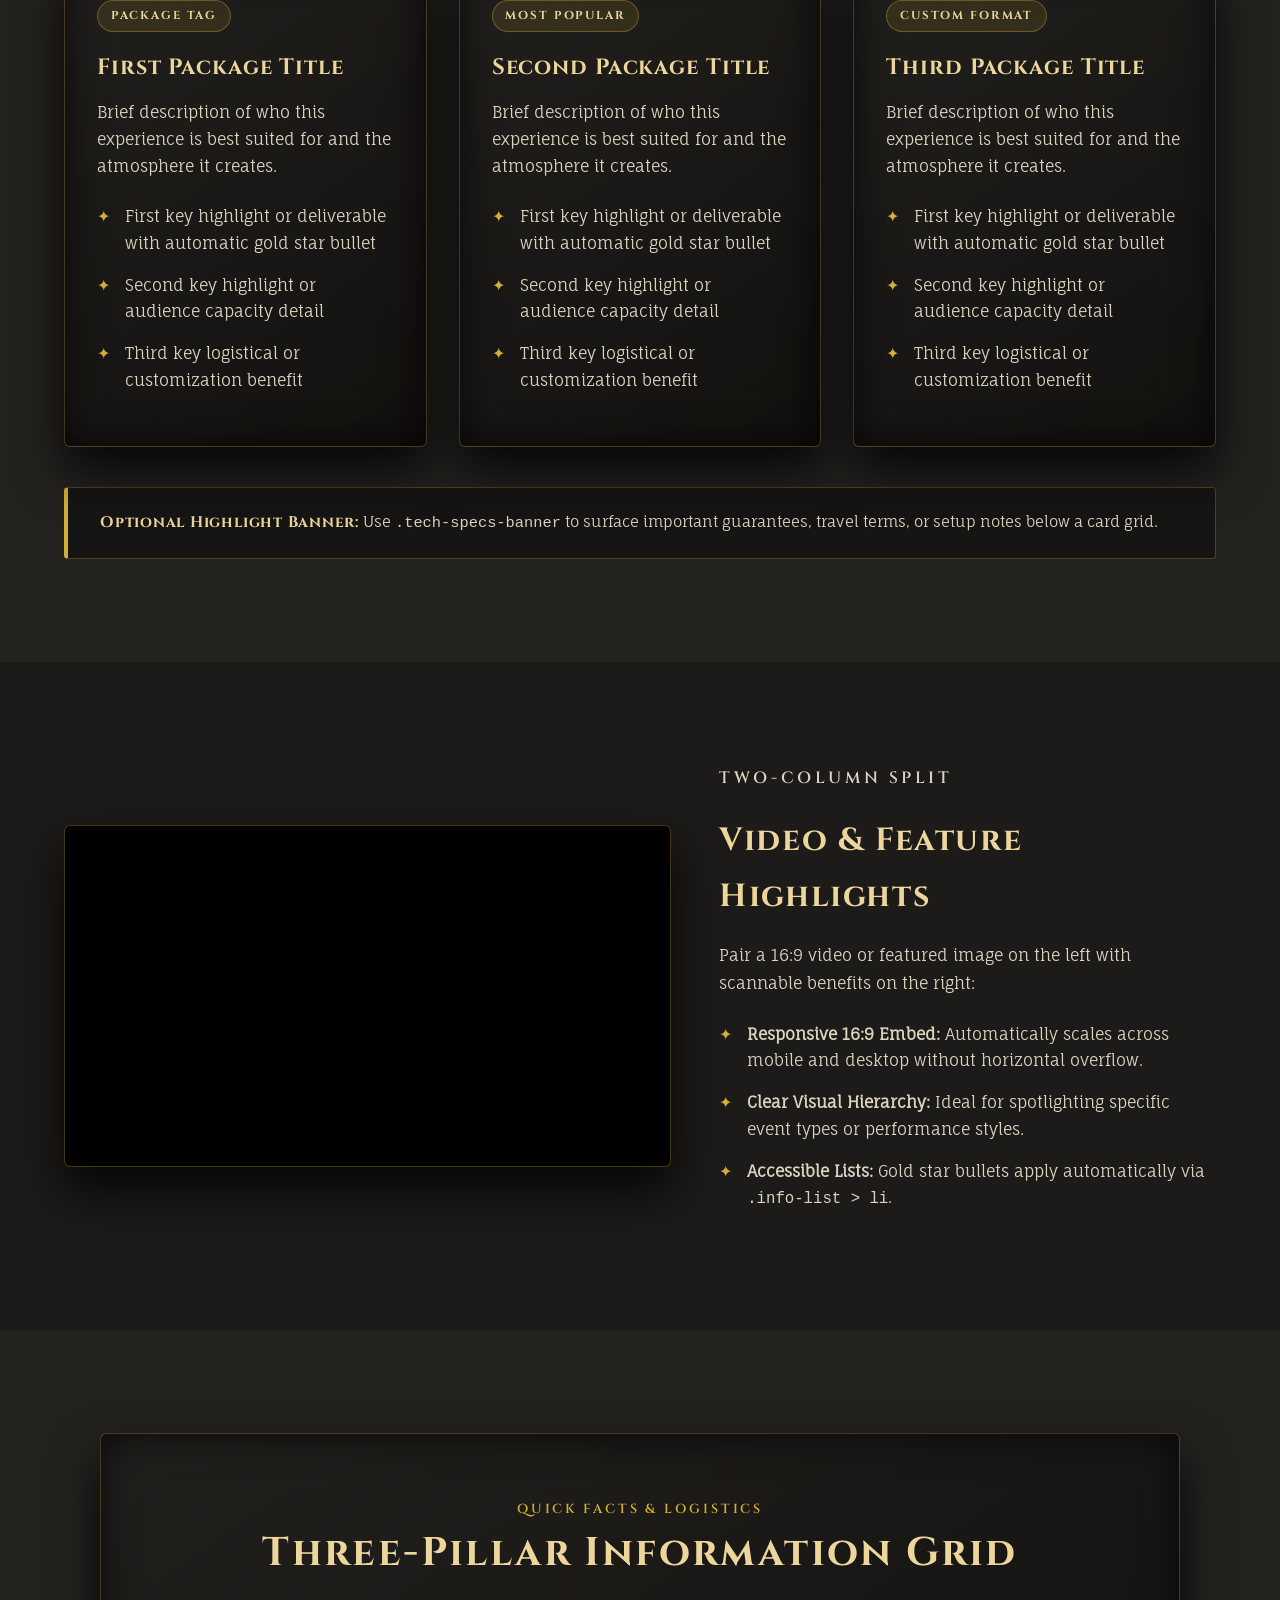
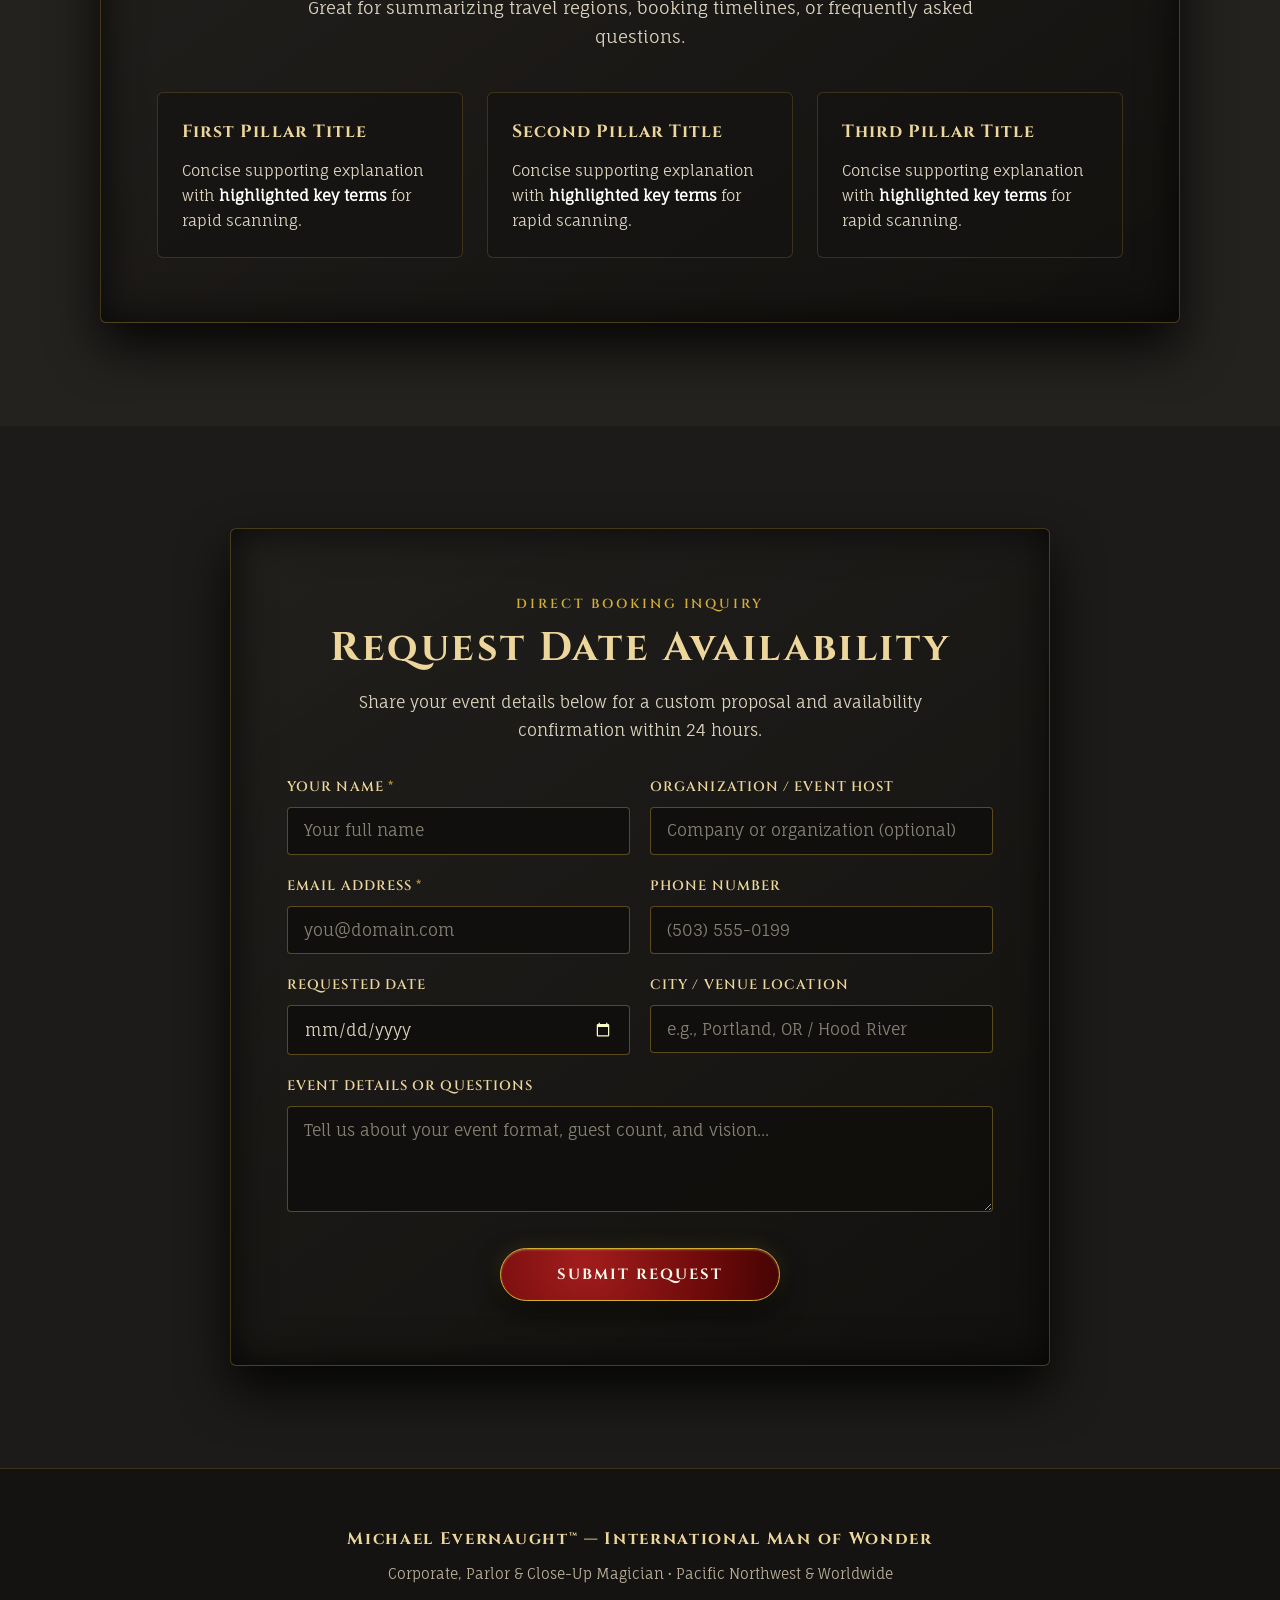
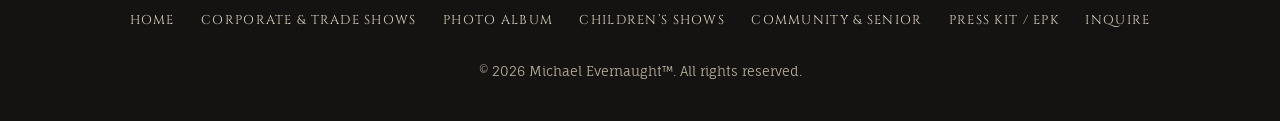
<file: events.html>
<!DOCTYPE html>
<html lang="en">
<head>
    <meta charset="UTF-8">
    <meta name="viewport" content="width=device-width, initial-scale=1.0">

    <!-- =========================================================================
         MASTER PAGE TEMPLATE — Michael Evernaught Design System
         Instructions:
         1. Duplicate this file and rename it (e.g., weddings.html, press.html).
         2. Update <title>, <meta name="description">, and <link rel="canonical">.
         3. Keep or delete any of the 6 modular component sections below.
         ========================================================================= -->
    <title>Page Title | Michael Evernaught</title>
    <meta name="title" content="Page Title | Michael Evernaught">
    <meta name="description" content="Brief, compelling summary of this page for search engines and social sharing.">
    <meta name="author" content="Michael Evernaught">
    <link rel="canonical" href="https://michaelevernaught.com/template.html">

    <!-- Open Graph / Social Preview -->
    <meta property="og:type" content="website">
    <meta property="og:url" content="https://michaelevernaught.com/template.html">
    <meta property="og:title" content="Page Title | Michael Evernaught">
    <meta property="og:description" content="Brief, compelling summary of this page for search engines and social sharing.">
    <meta property="og:image" content="https://michaelevernaught.com/Images/hero.png">

    <!-- Preconnect & Google Fonts (Required for Cinzel & Fauna One) -->
    <link rel="preconnect" href="https://fonts.googleapis.com">
    <link rel="preconnect" href="https://fonts.gstatic.com" crossorigin>
    <link rel="stylesheet" href="https://fonts.googleapis.com/css2?family=Cinzel:wght@400;600;700&family=Fauna+One&display=swap">

    <!-- Shared Brand Stylesheet -->
    <link rel="stylesheet" href="./Styles/style.css">
</head>
<body>
    <!-- =========================================================================
         UNIFIED STICKY NAVIGATION
         Note: Add aria-current="page" to the active page's <a> tag.
         ========================================================================= -->
    <nav class="site-nav" aria-label="Primary Navigation">
        <div class="nav-container">
            <a href="./index.html" class="nav-brand">Michael Evernaught</a>
            <button class="nav-toggle" type="button" aria-expanded="false" aria-controls="primary-nav-links" aria-label="Toggle navigation menu">
                <span class="nav-toggle-bar"></span>
                <span class="nav-toggle-bar"></span>
                <span class="nav-toggle-bar"></span>
            </button>
            <div class="nav-links" id="primary-nav-links">
                <a href="./index.html">Home</a>
                <a href="./corporate.html">Corporate</a>
                <a href="./childrens.html">Children&rsquo;s</a>
                <a href="./community.html">Community</a>
                <a href="./events.html" aria-current="page">Events</a>
                <a href="./album.html">Photo Album</a>
                <a href="./epk.html">EPK</a>
                <a href="#contact" class="nav-cta">Inquire</a>
            </div>
        </div>
    </nav>

    <main id="top">
        <!-- =====================================================================
             COMPONENT 1: COMPACT INNER-PAGE HEADER (.page-header)
             Use for all inner pages instead of full-screen 100svh hero banners.
             ===================================================================== -->
        <header class="page-header">
            <div class="page-header-inner">
                <span class="credential-badge">
                    <span aria-hidden="true">✦</span> Optional Badge or Credential
                </span>
                <p class="hero-kicker">Optional Eyebrow Kicker</p>
                <h1>Inner Page Headline</h1>
                <p class="subtitle">
                    A concise 1–2 sentence lead-in explaining the value proposition of this page for event planners, hosts, or guests.
                </p>
                <div class="hero-cta-group">
                    <a href="#contact" class="wax-seal">Primary Call to Action</a>
                    <a href="#section-cards" class="btn-secondary">Secondary Action</a>
                </div>
            </div>
        </header>

        <!-- =====================================================================
             COMPONENT 2: EDITORIAL FILIGREE FRAME + BLOCKQUOTE (.filigree-frame)
             Use for storytelling, artist statements, testimonials, or policies.
             ===================================================================== -->
        <section id="section-editorial" class="intro-section">
            <div class="intro-content filigree-frame">
                <p class="section-eyebrow">Editorial Section Eyebrow</p>
                <h2 class="section-title">Framed Editorial Heading</h2>

                <!-- Optional Testimonial / Blockquote -->
                <blockquote class="intro-quote">
                    &ldquo;Use this blockquote component to feature a memorable client testimonial, press pull-quote, or artistic statement.&rdquo;
                </blockquote>

                <p class="intro-text">
                    Standard body paragraphs inside <span class="highlight">.filigree-frame</span> automatically inherit comfortable 68ch measure and WCAG AAA contrast against the dark luxury backdrop.
                </p>
                <p class="intro-text">
                    Wrap key brand phrases in <span class="highlight">&lt;span class="highlight"&gt;</span> to emphasize names or signature concepts in antique gold.
                </p>
            </div>
        </section>

        <!-- =====================================================================
             COMPONENT 3: 3-COLUMN EXPERIENCE / PACKAGE CARDS (.experiences-grid)
             Use for event packages, service tiers, or feature breakdowns.
             ===================================================================== -->
        <section id="section-cards" class="services-section">
            <div class="section-header">
                <p class="section-eyebrow">Modular Card Grid</p>
                <h2 class="section-title">Three-Column Package Layout</h2>
                <p class="section-lead">Automatically adapts from 3 columns on desktop to 1 column on mobile viewports.</p>
            </div>

            <div class="experiences-grid">
                <article class="experience-card filigree-frame">
                    <span class="experience-tag">Package Tag</span>
                    <h3>First Package Title</h3>
                    <p class="experience-desc">Brief description of who this experience is best suited for and the atmosphere it creates.</p>
                    <ul class="services-list">
                        <li>First key highlight or deliverable with automatic gold star bullet</li>
                        <li>Second key highlight or audience capacity detail</li>
                        <li>Third key logistical or customization benefit</li>
                    </ul>
                </article>

                <article class="experience-card filigree-frame">
                    <span class="experience-tag">Most Popular</span>
                    <h3>Second Package Title</h3>
                    <p class="experience-desc">Brief description of who this experience is best suited for and the atmosphere it creates.</p>
                    <ul class="services-list">
                        <li>First key highlight or deliverable with automatic gold star bullet</li>
                        <li>Second key highlight or audience capacity detail</li>
                        <li>Third key logistical or customization benefit</li>
                    </ul>
                </article>

                <article class="experience-card filigree-frame">
                    <span class="experience-tag">Custom Format</span>
                    <h3>Third Package Title</h3>
                    <p class="experience-desc">Brief description of who this experience is best suited for and the atmosphere it creates.</p>
                    <ul class="services-list">
                        <li>First key highlight or deliverable with automatic gold star bullet</li>
                        <li>Second key highlight or audience capacity detail</li>
                        <li>Third key logistical or customization benefit</li>
                    </ul>
                </article>
            </div>

            <!-- Optional Technical / Turnkey Callout Banner -->
            <div class="tech-specs-banner">
                <strong>Optional Highlight Banner:</strong> Use <code>.tech-specs-banner</code> to surface important guarantees, travel terms, or setup notes below a card grid.
            </div>
        </section>

        <!-- =====================================================================
             COMPONENT 4: 2-COLUMN MEDIA & FEATURE SPLIT (.details-grid)
             Use to pair a 16:9 YouTube video or image alongside structured bullets.
             ===================================================================== -->
        <section id="section-split" class="split-section" style="background: var(--color-bg-base);">
            <div class="details-grid">
                <div class="video-container">
                    <iframe src="https://www.youtube.com/embed/jIBCMfkByN8?si=nuT6GsheurZEj1Gi"
                            title="Michael Evernaught Highlight Reel"
                            loading="lazy"
                            allow="accelerometer; autoplay; clipboard-write; encrypted-media; gyroscope; picture-in-picture; web-share"
                            referrerpolicy="strict-origin-when-cross-origin"
                            allowfullscreen></iframe>
                </div>

                <div class="info-box">
                    <p class="section-eyebrow">Two-Column Split</p>
                    <h2>Video &amp; Feature Highlights</h2>
                    <p>Pair a 16:9 video or featured image on the left with scannable benefits on the right:</p>
                    <ul class="info-list">
                        <li><strong>Responsive 16:9 Embed:</strong> Automatically scales across mobile and desktop without horizontal overflow.</li>
                        <li><strong>Clear Visual Hierarchy:</strong> Ideal for spotlighting specific event types or performance styles.</li>
                        <li><strong>Accessible Lists:</strong> Gold star bullets apply automatically via <code>.info-list &gt; li</code>.</li>
                    </ul>
                </div>
            </div>
        </section>

        <!-- =====================================================================
             COMPONENT 5: 3-PILLAR QUICK-FACTS BOX (.availability-grid)
             Use for FAQ summaries, geographic service areas, or event logistics.
             ===================================================================== -->
        <section id="section-pillars" class="availability-section">
            <div class="availability-card filigree-frame">
                <p class="section-eyebrow">Quick Facts &amp; Logistics</p>
                <h2 class="section-title">Three-Pillar Information Grid</h2>
                <p class="section-lead">Great for summarizing travel regions, booking timelines, or frequently asked questions.</p>

                <div class="availability-grid">
                    <div class="availability-pillar">
                        <h3>First Pillar Title</h3>
                        <p>Concise supporting explanation with <strong>highlighted key terms</strong> for rapid scanning.</p>
                    </div>
                    <div class="availability-pillar">
                        <h3>Second Pillar Title</h3>
                        <p>Concise supporting explanation with <strong>highlighted key terms</strong> for rapid scanning.</p>
                    </div>
                    <div class="availability-pillar">
                        <h3>Third Pillar Title</h3>
                        <p>Concise supporting explanation with <strong>highlighted key terms</strong> for rapid scanning.</p>
                    </div>
                </div>
            </div>
        </section>

        <!-- =====================================================================
             COMPONENT 6: REUSABLE FORMSPREE INQUIRY FORM (#contact)
             Update the hidden "inquiry_source" value to track which page submitted.
             ===================================================================== -->
        <section id="contact" class="contact-wrap">
            <div class="contact-card filigree-frame">
                <p class="section-eyebrow">Direct Booking Inquiry</p>
                <h2 class="section-title">Request Date Availability</h2>
                <p class="contact-subtext">Share your event details below for a custom proposal and availability confirmation within 24 hours.</p>

                <form class="availability-form" action="https://formspree.io/f/mzedpnpw" method="POST">
                    <input type="hidden" name="inquiry_source" value="Template Page">

                    <div class="form-row">
                        <div class="form-group">
                            <label for="name">Your Name <span class="req-star" aria-hidden="true">*</span></label>
                            <input type="text" id="name" name="name" class="form-control" required placeholder="Your full name">
                        </div>
                        <div class="form-group">
                            <label for="organization">Organization / Event Host</label>
                            <input type="text" id="organization" name="organization" class="form-control" placeholder="Company or organization (optional)">
                        </div>
                    </div>

                    <div class="form-row">
                        <div class="form-group">
                            <label for="email">Email Address <span class="req-star" aria-hidden="true">*</span></label>
                            <input type="email" id="email" name="email" class="form-control" required placeholder="you@domain.com">
                        </div>
                        <div class="form-group">
                            <label for="phone">Phone Number</label>
                            <input type="tel" id="phone" name="phone" class="form-control" placeholder="(503) 555-0199">
                        </div>
                    </div>

                    <div class="form-row">
                        <div class="form-group">
                            <label for="event_date">Requested Date</label>
                            <input type="date" id="event_date" name="event_date" class="form-control">
                        </div>
                        <div class="form-group">
                            <label for="event_location">City / Venue Location</label>
                            <input type="text" id="event_location" name="event_location" class="form-control" placeholder="e.g., Portland, OR / Hood River">
                        </div>
                    </div>

                    <div class="form-group">
                        <label for="details">Event Details or Questions</label>
                        <textarea id="details" name="details" rows="4" class="form-control" placeholder="Tell us about your event format, guest count, and vision..."></textarea>
                    </div>

                    <button type="submit" class="wax-seal">Submit Request</button>
                </form>
            </div>
        </section>
    </main>

    <!-- =========================================================================
         UNIFIED SITE FOOTER
         ========================================================================= -->
    <footer class="site-footer">
        <div class="footer-inner">
            <p class="footer-brand">Michael Evernaught&trade; &mdash; International Man of Wonder</p>
            <p class="footer-meta">Corporate, Parlor &amp; Close-Up Magician &bull; Pacific Northwest &amp; Worldwide</p>
            <nav class="footer-links" aria-label="Footer Navigation">
                <a href="./index.html">Home</a>
                <a href="./corporate.html">Corporate &amp; Trade Shows</a>
                <a href="./album.html">Photo Album</a>
                <a href="./childrens.html">Children&rsquo;s Shows</a>
                <a href="./community.html">Community &amp; Senior</a>
                <a href="./epk.html">Press Kit / EPK</a>
                <a href="#contact">Inquire</a>
            </nav>
            <p class="footer-copy">&copy; 2026 Michael Evernaught&trade;. All rights reserved.</p>
        </div>
    </footer>

    <script src="./Scripts/main.js"></script>
</body>
</html>
</file>
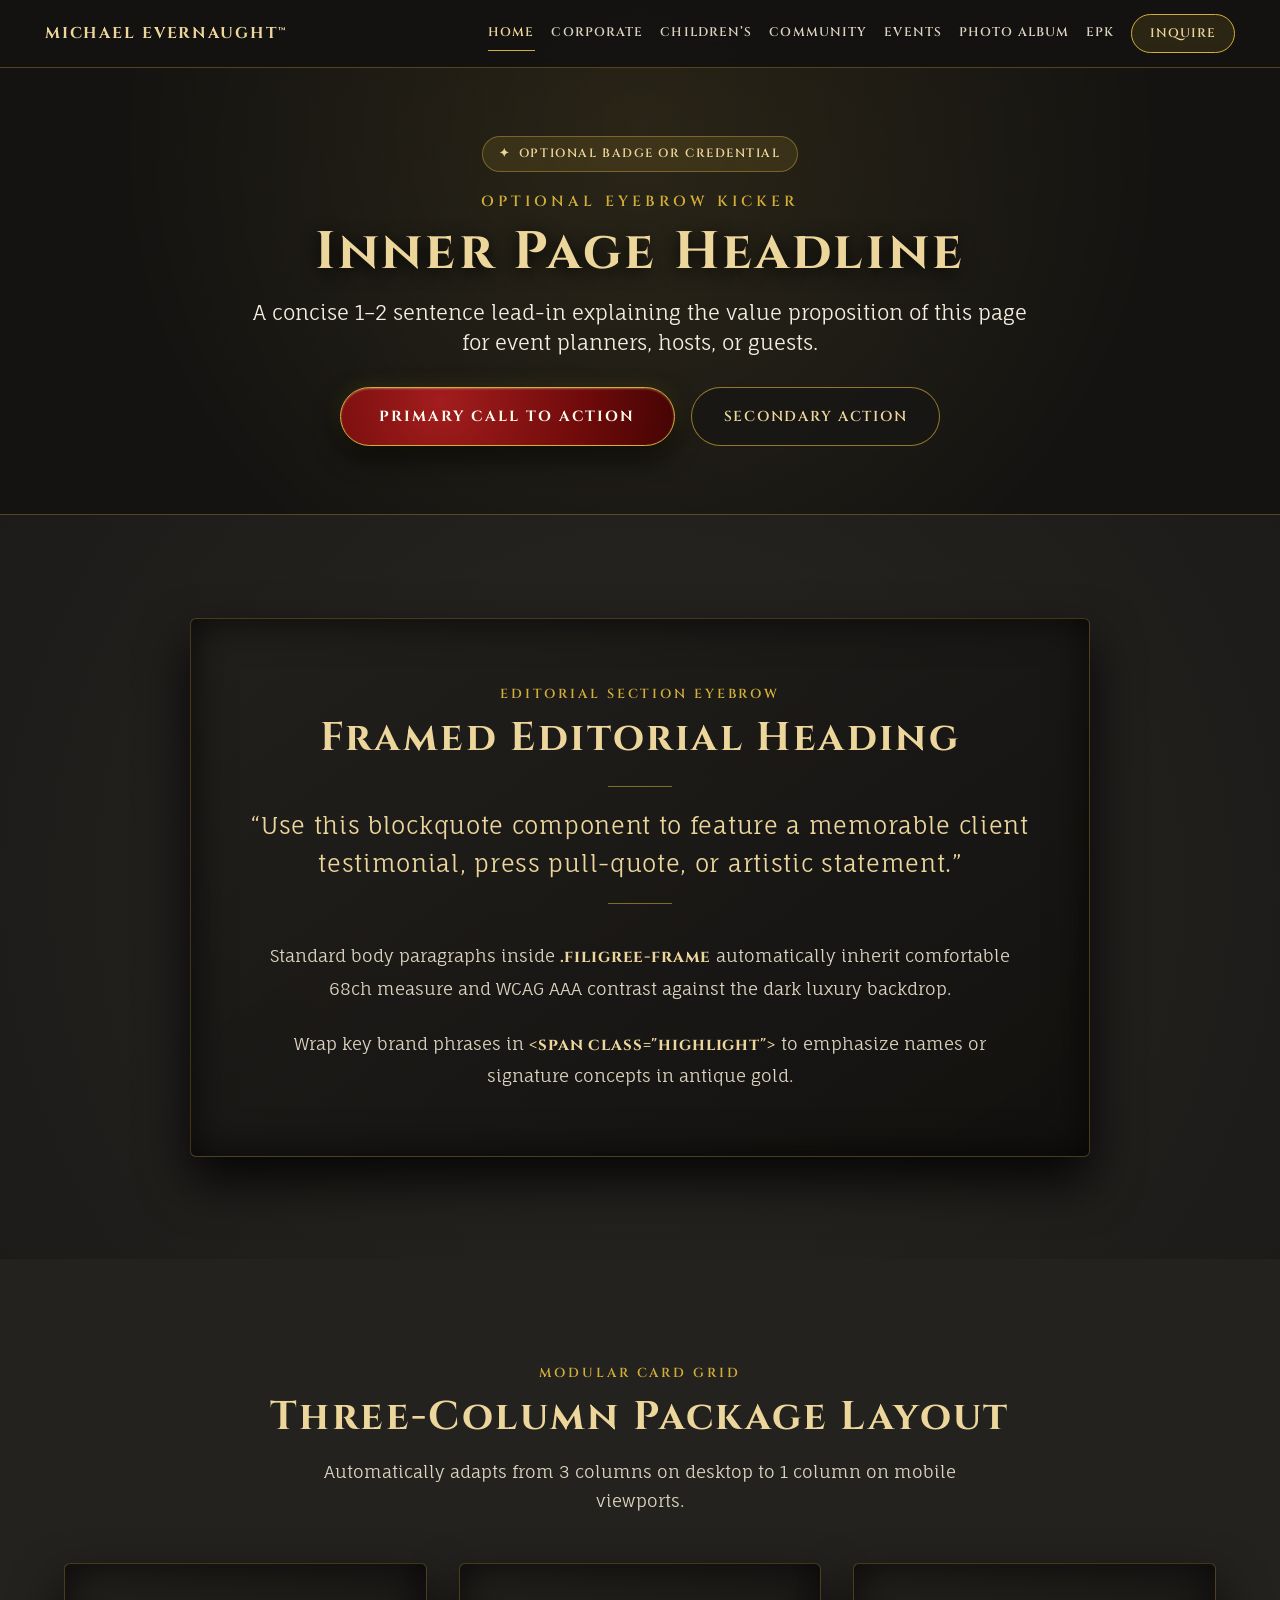
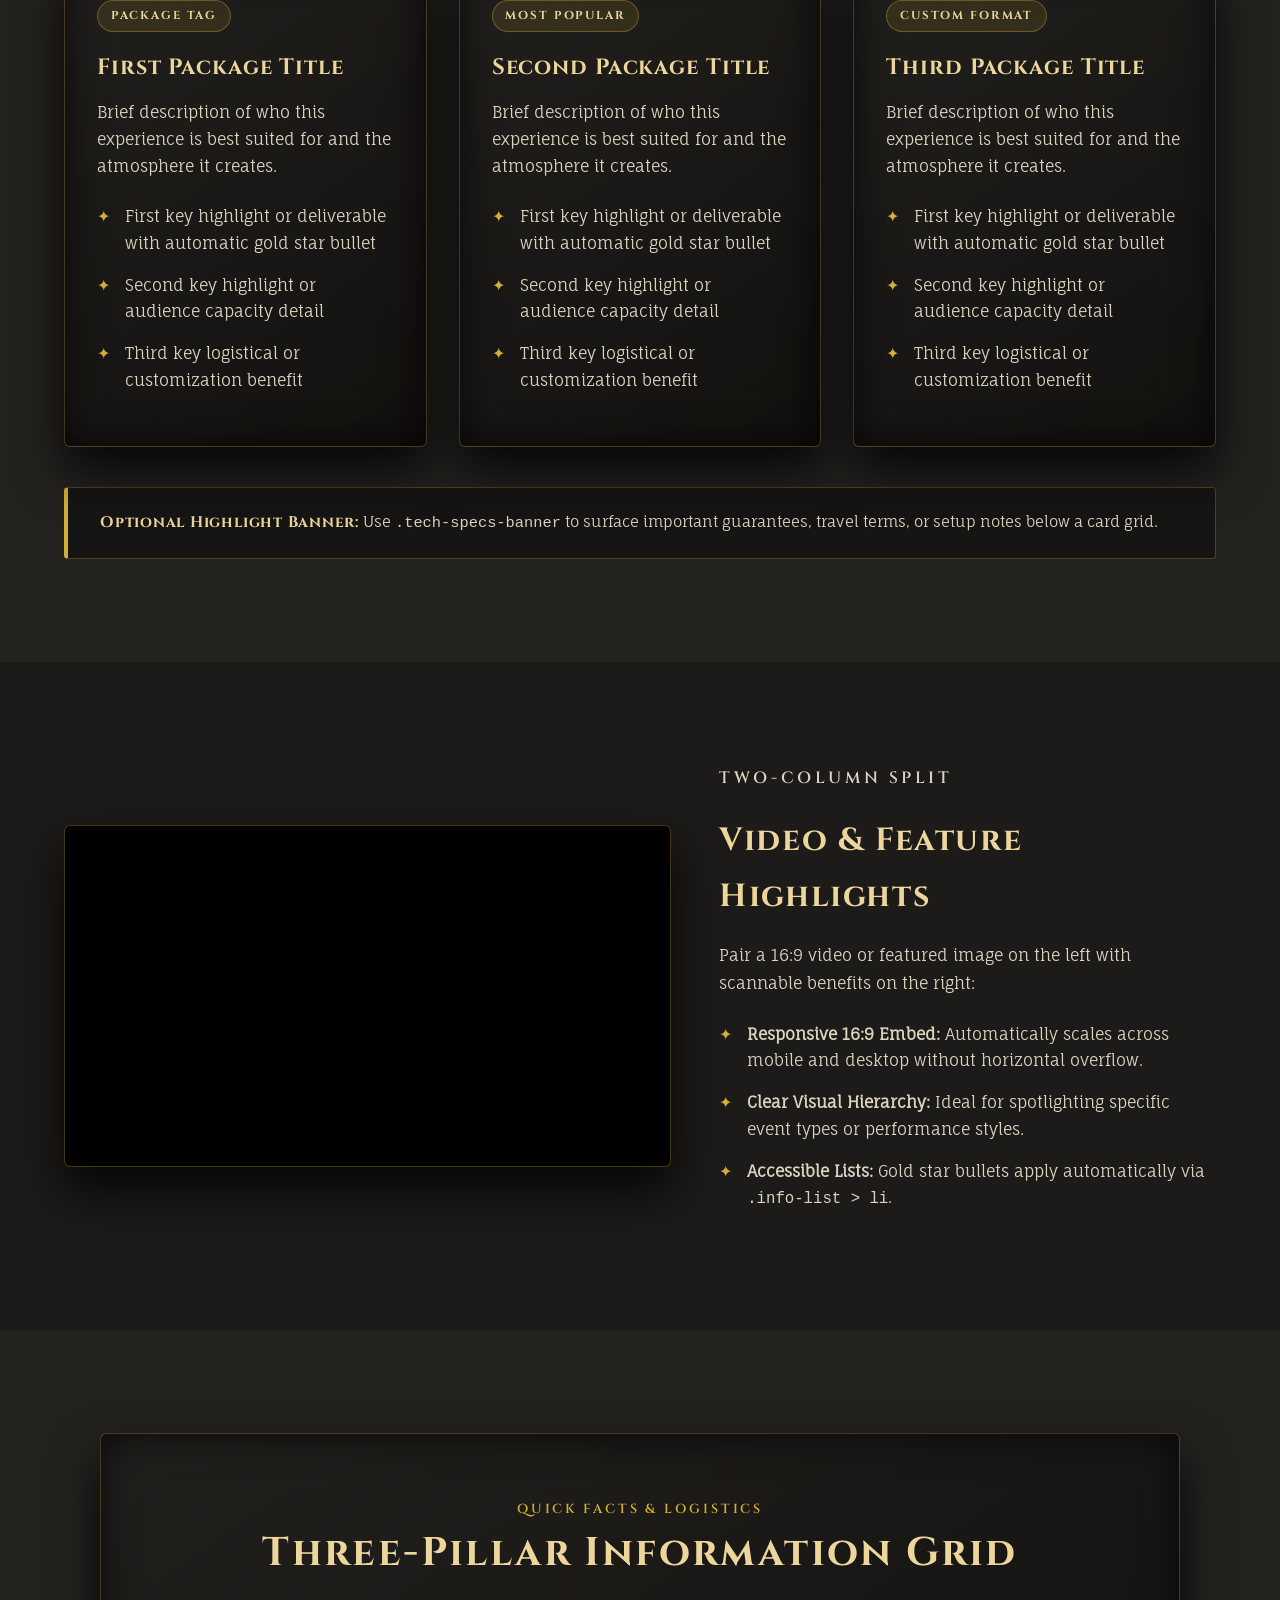
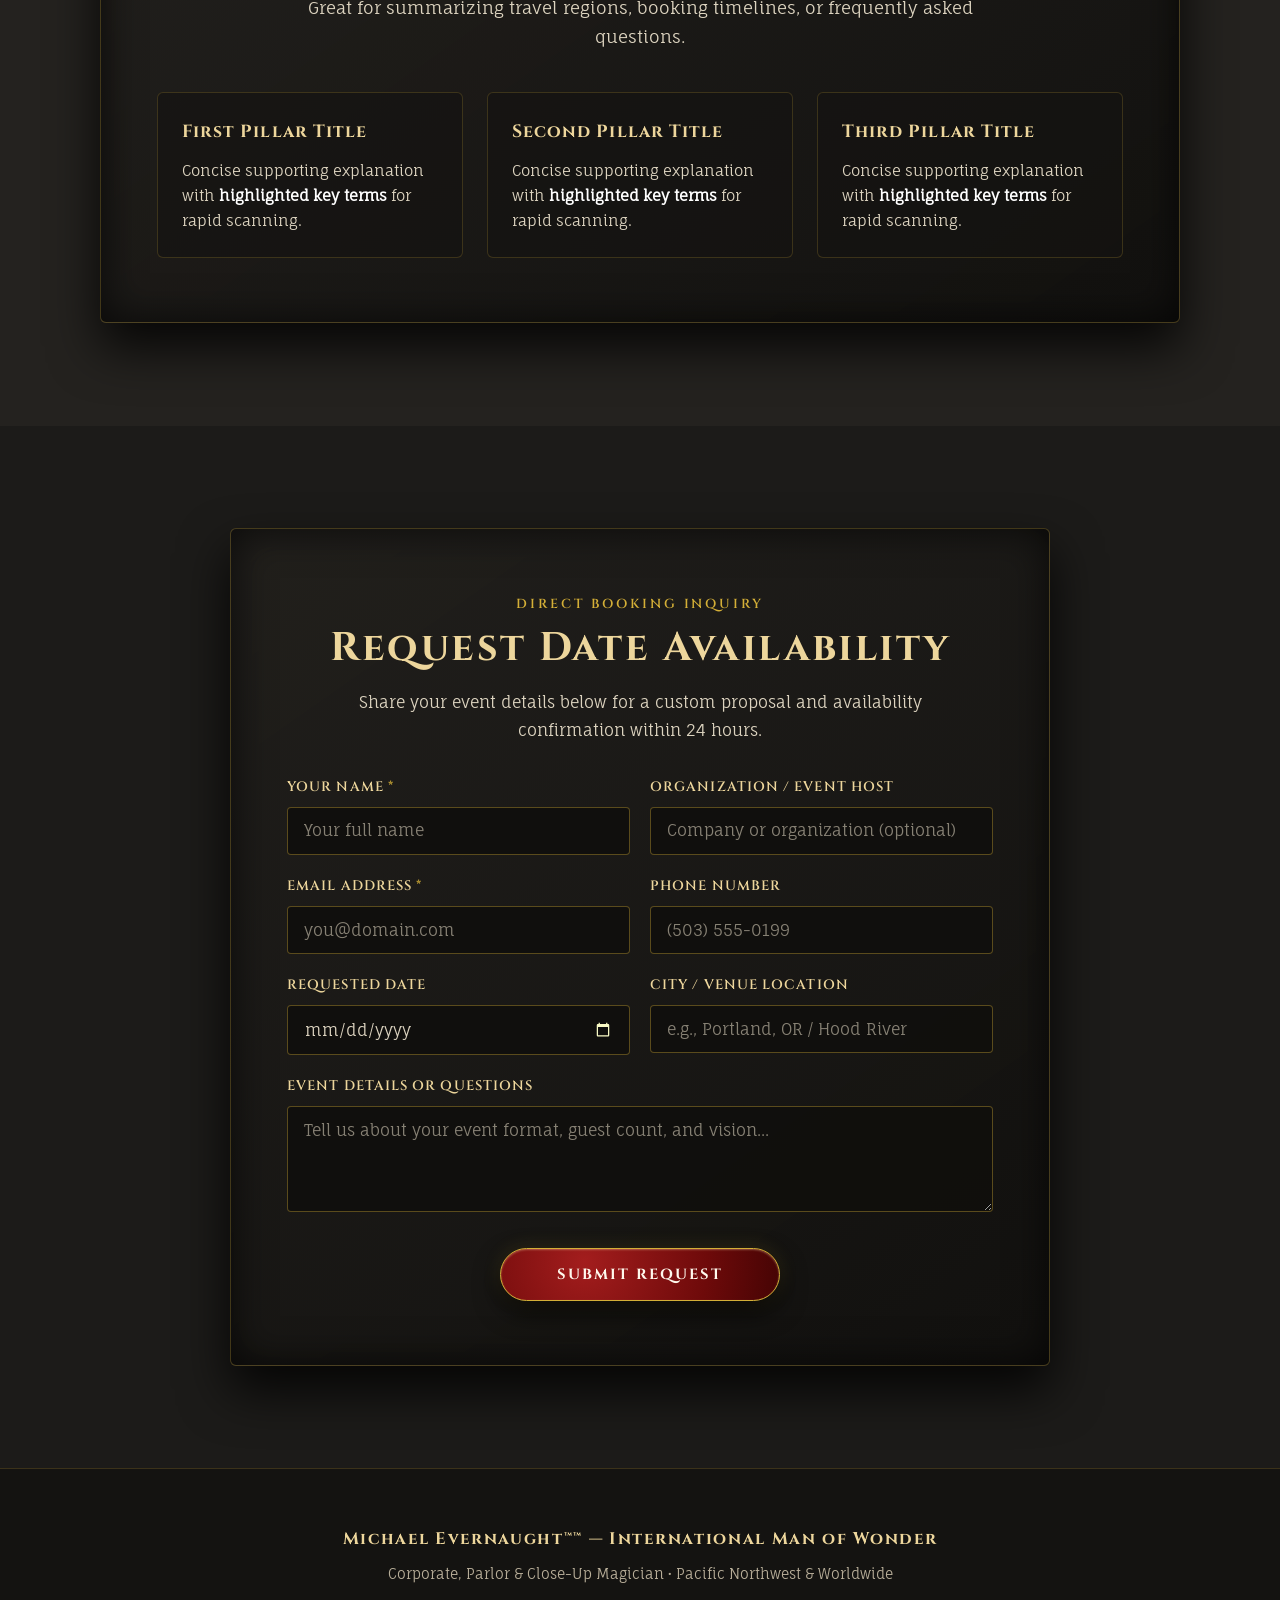
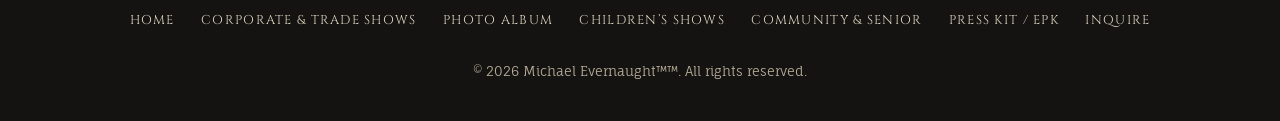
<file: template.html>
<!DOCTYPE html>
<html lang="en">
<head>
    <meta charset="UTF-8">
    <meta name="viewport" content="width=device-width, initial-scale=1.0">

    <!-- =========================================================================
         MASTER PAGE TEMPLATE — Michael Evernaught&trade; Design System
         Instructions:
         1. Duplicate this file and rename it (e.g., weddings.html, press.html).
         2. Update <title>, <meta name="description">, and <link rel="canonical">.
         3. Keep or delete any of the 6 modular component sections below.
         ========================================================================= -->
    <title>Page Title | Michael Evernaught&trade;</title>
    <meta name="title" content="Page Title | Michael Evernaught&trade;">
    <meta name="description" content="Brief, compelling summary of this page for search engines and social sharing.">
    <meta name="author" content="Michael Evernaught&trade;">
    <link rel="canonical" href="https://michaelevernaught.com/template.html">

    <!-- Open Graph / Social Preview -->
    <meta property="og:type" content="website">
    <meta property="og:url" content="https://michaelevernaught.com/template.html">
    <meta property="og:title" content="Page Title | Michael Evernaught&trade;">
    <meta property="og:description" content="Brief, compelling summary of this page for search engines and social sharing.">
    <meta property="og:image" content="https://michaelevernaught.com/Images/hero.png">

    <!-- Preconnect & Google Fonts (Required for Cinzel & Fauna One) -->
    <link rel="preconnect" href="https://fonts.googleapis.com">
    <link rel="preconnect" href="https://fonts.gstatic.com" crossorigin>
    <link rel="stylesheet" href="https://fonts.googleapis.com/css2?family=Cinzel:wght@400;600;700&family=Fauna+One&display=swap">

    <!-- Shared Brand Stylesheet -->
    <link rel="stylesheet" href="./Styles/style.css">
</head>
<body>
    <!-- =========================================================================
         UNIFIED STICKY NAVIGATION
         Note: Add aria-current="page" to the active page's <a> tag.
         ========================================================================= -->
    <nav class="site-nav" aria-label="Primary Navigation">
        <div class="nav-container">
            <a href="./index.html" class="nav-brand">Michael Evernaught&trade;</a>
            <button class="nav-toggle" type="button" aria-expanded="false" aria-controls="primary-nav-links" aria-label="Toggle navigation menu">
                <span class="nav-toggle-bar"></span>
                <span class="nav-toggle-bar"></span>
                <span class="nav-toggle-bar"></span>
            </button>
            <div class="nav-links" id="primary-nav-links">
                <a href="./index.html" aria-current="page">Home</a>
                <a href="./corporate.html">Corporate</a>
                <a href="./childrens.html">Children&rsquo;s</a>
                <a href="./community.html">Community</a>
                <a href="./events.html">Events</a>
                <a href="./album.html">Photo Album</a>
                <a href="./epk.html">EPK</a>
                <a href="#contact" class="nav-cta">Inquire</a>
            </div>
        </div>
    </nav>

    <main id="top">
        <!-- =====================================================================
             COMPONENT 1: COMPACT INNER-PAGE HEADER (.page-header)
             Use for all inner pages instead of full-screen 100svh hero banners.
             ===================================================================== -->
        <header class="page-header">
            <div class="page-header-inner">
                <span class="credential-badge">
                    <span aria-hidden="true">✦</span> Optional Badge or Credential
                </span>
                <p class="hero-kicker">Optional Eyebrow Kicker</p>
                <h1>Inner Page Headline</h1>
                <p class="subtitle">
                    A concise 1–2 sentence lead-in explaining the value proposition of this page for event planners, hosts, or guests.
                </p>
                <div class="hero-cta-group">
                    <a href="#contact" class="wax-seal">Primary Call to Action</a>
                    <a href="#section-cards" class="btn-secondary">Secondary Action</a>
                </div>
            </div>
        </header>

        <!-- =====================================================================
             COMPONENT 2: EDITORIAL FILIGREE FRAME + BLOCKQUOTE (.filigree-frame)
             Use for storytelling, artist statements, testimonials, or policies.
             ===================================================================== -->
        <section id="section-editorial" class="intro-section">
            <div class="intro-content filigree-frame">
                <p class="section-eyebrow">Editorial Section Eyebrow</p>
                <h2 class="section-title">Framed Editorial Heading</h2>

                <!-- Optional Testimonial / Blockquote -->
                <blockquote class="intro-quote">
                    &ldquo;Use this blockquote component to feature a memorable client testimonial, press pull-quote, or artistic statement.&rdquo;
                </blockquote>

                <p class="intro-text">
                    Standard body paragraphs inside <span class="highlight">.filigree-frame</span> automatically inherit comfortable 68ch measure and WCAG AAA contrast against the dark luxury backdrop.
                </p>
                <p class="intro-text">
                    Wrap key brand phrases in <span class="highlight">&lt;span class="highlight"&gt;</span> to emphasize names or signature concepts in antique gold.
                </p>
            </div>
        </section>

        <!-- =====================================================================
             COMPONENT 3: 3-COLUMN EXPERIENCE / PACKAGE CARDS (.experiences-grid)
             Use for event packages, service tiers, or feature breakdowns.
             ===================================================================== -->
        <section id="section-cards" class="services-section">
            <div class="section-header">
                <p class="section-eyebrow">Modular Card Grid</p>
                <h2 class="section-title">Three-Column Package Layout</h2>
                <p class="section-lead">Automatically adapts from 3 columns on desktop to 1 column on mobile viewports.</p>
            </div>

            <div class="experiences-grid">
                <article class="experience-card filigree-frame">
                    <span class="experience-tag">Package Tag</span>
                    <h3>First Package Title</h3>
                    <p class="experience-desc">Brief description of who this experience is best suited for and the atmosphere it creates.</p>
                    <ul class="services-list">
                        <li>First key highlight or deliverable with automatic gold star bullet</li>
                        <li>Second key highlight or audience capacity detail</li>
                        <li>Third key logistical or customization benefit</li>
                    </ul>
                </article>

                <article class="experience-card filigree-frame">
                    <span class="experience-tag">Most Popular</span>
                    <h3>Second Package Title</h3>
                    <p class="experience-desc">Brief description of who this experience is best suited for and the atmosphere it creates.</p>
                    <ul class="services-list">
                        <li>First key highlight or deliverable with automatic gold star bullet</li>
                        <li>Second key highlight or audience capacity detail</li>
                        <li>Third key logistical or customization benefit</li>
                    </ul>
                </article>

                <article class="experience-card filigree-frame">
                    <span class="experience-tag">Custom Format</span>
                    <h3>Third Package Title</h3>
                    <p class="experience-desc">Brief description of who this experience is best suited for and the atmosphere it creates.</p>
                    <ul class="services-list">
                        <li>First key highlight or deliverable with automatic gold star bullet</li>
                        <li>Second key highlight or audience capacity detail</li>
                        <li>Third key logistical or customization benefit</li>
                    </ul>
                </article>
            </div>

            <!-- Optional Technical / Turnkey Callout Banner -->
            <div class="tech-specs-banner">
                <strong>Optional Highlight Banner:</strong> Use <code>.tech-specs-banner</code> to surface important guarantees, travel terms, or setup notes below a card grid.
            </div>
        </section>

        <!-- =====================================================================
             COMPONENT 4: 2-COLUMN MEDIA & FEATURE SPLIT (.details-grid)
             Use to pair a 16:9 YouTube video or image alongside structured bullets.
             ===================================================================== -->
        <section id="section-split" class="split-section" style="background: var(--color-bg-base);">
            <div class="details-grid">
                <div class="video-container">
                    <iframe src="https://www.youtube.com/embed/jIBCMfkByN8?si=nuT6GsheurZEj1Gi"
                            title="Michael Evernaught&trade; Highlight Reel"
                            loading="lazy"
                            allow="accelerometer; autoplay; clipboard-write; encrypted-media; gyroscope; picture-in-picture; web-share"
                            referrerpolicy="strict-origin-when-cross-origin"
                            allowfullscreen></iframe>
                </div>

                <div class="info-box">
                    <p class="section-eyebrow">Two-Column Split</p>
                    <h2>Video &amp; Feature Highlights</h2>
                    <p>Pair a 16:9 video or featured image on the left with scannable benefits on the right:</p>
                    <ul class="info-list">
                        <li><strong>Responsive 16:9 Embed:</strong> Automatically scales across mobile and desktop without horizontal overflow.</li>
                        <li><strong>Clear Visual Hierarchy:</strong> Ideal for spotlighting specific event types or performance styles.</li>
                        <li><strong>Accessible Lists:</strong> Gold star bullets apply automatically via <code>.info-list &gt; li</code>.</li>
                    </ul>
                </div>
            </div>
        </section>

        <!-- =====================================================================
             COMPONENT 5: 3-PILLAR QUICK-FACTS BOX (.availability-grid)
             Use for FAQ summaries, geographic service areas, or event logistics.
             ===================================================================== -->
        <section id="section-pillars" class="availability-section">
            <div class="availability-card filigree-frame">
                <p class="section-eyebrow">Quick Facts &amp; Logistics</p>
                <h2 class="section-title">Three-Pillar Information Grid</h2>
                <p class="section-lead">Great for summarizing travel regions, booking timelines, or frequently asked questions.</p>

                <div class="availability-grid">
                    <div class="availability-pillar">
                        <h3>First Pillar Title</h3>
                        <p>Concise supporting explanation with <strong>highlighted key terms</strong> for rapid scanning.</p>
                    </div>
                    <div class="availability-pillar">
                        <h3>Second Pillar Title</h3>
                        <p>Concise supporting explanation with <strong>highlighted key terms</strong> for rapid scanning.</p>
                    </div>
                    <div class="availability-pillar">
                        <h3>Third Pillar Title</h3>
                        <p>Concise supporting explanation with <strong>highlighted key terms</strong> for rapid scanning.</p>
                    </div>
                </div>
            </div>
        </section>

        <!-- =====================================================================
             COMPONENT 6: REUSABLE FORMSPREE INQUIRY FORM (#contact)
             Update the hidden "inquiry_source" value to track which page submitted.
             ===================================================================== -->
        <section id="contact" class="contact-wrap">
            <div class="contact-card filigree-frame">
                <p class="section-eyebrow">Direct Booking Inquiry</p>
                <h2 class="section-title">Request Date Availability</h2>
                <p class="contact-subtext">Share your event details below for a custom proposal and availability confirmation within 24 hours.</p>

                <form class="availability-form" action="https://formspree.io/f/mzedpnpw" method="POST">
                    <input type="hidden" name="inquiry_source" value="Template Page">

                    <div class="form-row">
                        <div class="form-group">
                            <label for="name">Your Name <span class="req-star" aria-hidden="true">*</span></label>
                            <input type="text" id="name" name="name" class="form-control" required placeholder="Your full name">
                        </div>
                        <div class="form-group">
                            <label for="organization">Organization / Event Host</label>
                            <input type="text" id="organization" name="organization" class="form-control" placeholder="Company or organization (optional)">
                        </div>
                    </div>

                    <div class="form-row">
                        <div class="form-group">
                            <label for="email">Email Address <span class="req-star" aria-hidden="true">*</span></label>
                            <input type="email" id="email" name="email" class="form-control" required placeholder="you@domain.com">
                        </div>
                        <div class="form-group">
                            <label for="phone">Phone Number</label>
                            <input type="tel" id="phone" name="phone" class="form-control" placeholder="(503) 555-0199">
                        </div>
                    </div>

                    <div class="form-row">
                        <div class="form-group">
                            <label for="event_date">Requested Date</label>
                            <input type="date" id="event_date" name="event_date" class="form-control">
                        </div>
                        <div class="form-group">
                            <label for="event_location">City / Venue Location</label>
                            <input type="text" id="event_location" name="event_location" class="form-control" placeholder="e.g., Portland, OR / Hood River">
                        </div>
                    </div>

                    <div class="form-group">
                        <label for="details">Event Details or Questions</label>
                        <textarea id="details" name="details" rows="4" class="form-control" placeholder="Tell us about your event format, guest count, and vision..."></textarea>
                    </div>

                    <button type="submit" class="wax-seal">Submit Request</button>
                </form>
            </div>
        </section>
    </main>

    <!-- =========================================================================
         UNIFIED SITE FOOTER
         ========================================================================= -->
    <footer class="site-footer">
        <div class="footer-inner">
            <p class="footer-brand">Michael Evernaught&trade;&trade; &mdash; International Man of Wonder</p>
            <p class="footer-meta">Corporate, Parlor &amp; Close-Up Magician &bull; Pacific Northwest &amp; Worldwide</p>
            <nav class="footer-links" aria-label="Footer Navigation">
                <a href="./index.html">Home</a>
                <a href="./corporate.html">Corporate &amp; Trade Shows</a>
                <a href="./album.html">Photo Album</a>
                <a href="./childrens.html">Children&rsquo;s Shows</a>
                <a href="./community.html">Community &amp; Senior</a>
                <a href="./epk.html">Press Kit / EPK</a>
                <a href="#contact">Inquire</a>
            </nav>
            <p class="footer-copy">&copy; 2026 Michael Evernaught&trade;&trade;. All rights reserved.</p>
        </div>
    </footer>

    <script src="./Scripts/main.js"></script>
</body>
</html>
</file>
<file: Styles/style.css>
/* ==========================================
   1. CSS Variables & Design Tokens
   ========================================== */
:root {
    /* Typography (Loaded via <link rel="preconnect"> in HTML <head>) */
    --font-main: 'Fauna One', Georgia, serif;
    --font-heading: 'Cinzel', Georgia, serif;

    /* Luxury Dark Palette (WCAG AA/AAA Calibrated) */
    --color-bg-base: #1c1b19;
    --color-bg-alt: #24221f;
    --color-bg-elevated: #141311;
    --color-text: #ddd4c0;          /* >10.5:1 on #1c1b19 (WCAG AAA) */
    --color-text-muted: #b8ae99;    /* >6.8:1 on #1c1b19 (WCAG AA+) */
    --color-gold: #d4af37;          /* >7.8:1 on #1c1b19 (WCAG AAA) */
    --color-gold-light: #edd69c;    /* >11.8:1 on #1c1b19 (WCAG AAA) */
    --color-gold-dim: rgba(212, 175, 55, 0.32);

    /* Borders & Depth */
    --border-gold: 1px solid var(--color-gold-dim);
    --border-gold-strong: 1.5px solid var(--color-gold);
    --shadow-heavy: 0 24px 50px rgba(0, 0, 0, 0.82);
    --shadow-subtle: 0 10px 30px rgba(0, 0, 0, 0.45);
}

/* ==========================================
   2. Global Resets & Base Typography
   ========================================== */
*, *::before, *::after {
    box-sizing: border-box;
}

html {
    scroll-behavior: smooth;
    scroll-padding-top: 84px;
}

body {
    margin: 0;
    padding: 0;
    background-color: var(--color-bg-base);
    color: var(--color-text);
    font-family: var(--font-main);
    font-size: 1rem;
    line-height: 1.75;
    overflow-x: hidden;
    display: flex;
    flex-direction: column;
    min-height: 100vh;
    -webkit-font-smoothing: antialiased;
    -moz-osx-font-smoothing: grayscale;
}

main {
    flex-grow: 1;
}

/* Shared Display Heading Font */
h1, h2, h3,
.nav-brand, .nav-links a,
.hero-kicker, .wax-seal, .btn-secondary, .btn-epk,
.experience-tag, .credential-badge, .filter-btn,
.gateway-link, .process-step-num,
.form-group label, #lightbox-caption, .close-lightbox {
    font-family: var(--font-heading);
}

/* Focus Visibility for Keyboard Accessibility */
a:focus-visible,
button:focus-visible,
input:focus-visible,
select:focus-visible,
textarea:focus-visible {
    outline: 2px solid var(--color-gold-light);
    outline-offset: 3px;
}

/* ==========================================
   3. Reusable Layout & Framing Primitives
   ========================================== */
.section-header {
    max-width: 780px;
    margin: 0 auto 3rem auto;
    text-align: center;
}

.section-eyebrow {
    margin: 0 0 0.5rem 0;
    font-family: var(--font-heading);
    font-size: 0.82rem;
    font-weight: 600;
    letter-spacing: 0.22em;
    text-transform: uppercase;
    color: var(--color-gold);
}

.section-title {
    margin: 0 0 1rem 0;
    font-size: clamp(1.85rem, 3.5vw, 2.5rem);
    font-weight: 700;
    letter-spacing: 0.06em;
    line-height: 1.2;
    color: var(--color-gold-light);
}

.section-title-sm {
    margin: 0;
    font-size: clamp(1.25rem, 2.2vw, 1.5rem);
    font-weight: 600;
    letter-spacing: 0.12em;
    text-transform: uppercase;
    color: var(--color-gold-light);
}

.section-lead {
    margin: 0 auto;
    max-width: 65ch;
    font-size: 1.05rem;
    line-height: 1.75;
    color: var(--color-text);
}

.filigree-frame {
    position: relative;
    padding: clamp(2rem, 5vw, 4rem) clamp(1.5rem, 4.5vw, 3.5rem);
    background: linear-gradient(145deg, rgba(34, 32, 29, 0.92) 0%, rgba(18, 17, 15, 0.98) 100%);
    border: 1px solid rgba(212, 175, 55, 0.24);
    box-shadow: inset 0 0 40px rgba(0, 0, 0, 0.7), var(--shadow-heavy);
    border-radius: 6px;
}

/* Star Bullet Lists (Strictly Scoped to Direct Children) */
.services-list,
.info-list {
    list-style: none;
    padding: 0;
    margin: 1.5rem 0 0 0;
    text-align: left;
}

.services-list > li,
.info-list > li {
    position: relative;
    padding-left: 1.75rem;
    margin-bottom: 0.95rem;
    font-size: 0.98rem;
    line-height: 1.7;
    color: var(--color-text);
}

.services-list > li::before,
.info-list > li::before {
    content: "✦";
    position: absolute;
    left: 0;
    top: 0;
    color: var(--color-gold);
}

/* ==========================================
   4. Sticky Navigation Bar (Unified Site-Wide)
   ========================================== */
.site-nav {
    position: fixed;
    top: 0;
    left: 0;
    width: 100%;
    z-index: 9000;
    background: rgba(20, 19, 17, 0.94);
    backdrop-filter: blur(12px);
    -webkit-backdrop-filter: blur(12px);
    border-bottom: var(--border-gold);
}

.nav-container {
    max-width: 1360px;
    margin: 0 auto;
    padding: 0.85rem 3.5%;
    display: flex;
    justify-content: space-between;
    align-items: center;
    gap: 1rem;
}

.nav-brand {
    color: var(--color-gold-light);
    text-decoration: none;
    font-size: 0.98rem;
    font-weight: 700;
    letter-spacing: 0.12em;
    text-transform: uppercase;
    white-space: nowrap;
}

.nav-links {
    display: flex;
    align-items: center;
    gap: 1.05rem;
}

.nav-links a {
    color: var(--color-text);
    text-decoration: none;
    font-size: 0.78rem;
    font-weight: 600;
    letter-spacing: 0.09em;
    text-transform: uppercase;
    padding: 0.4rem 0;
    white-space: nowrap;
    border-bottom: 1.5px solid transparent;
    transition: color 0.25s ease, border-color 0.25s ease;
}

.nav-links a:hover,
.nav-links a[aria-current="page"] {
    color: var(--color-gold-light);
}

.nav-links a[aria-current="page"] {
    border-bottom-color: var(--color-gold);
}

.nav-links a.nav-cta {
    padding: 0.5rem 1.1rem;
    border: 1px solid var(--color-gold);
    border-radius: 999px;
    background: rgba(212, 175, 55, 0.12);
    color: var(--color-gold-light);
    transition: background 0.25s ease, transform 0.2s ease, box-shadow 0.25s ease;
}

.nav-links a.nav-cta:hover {
    background: var(--color-gold);
    color: #141311;
    transform: translateY(-1px);
    box-shadow: 0 4px 16px rgba(212, 175, 55, 0.35);
}

.nav-toggle {
    display: none;
    background: transparent;
    border: 1px solid var(--color-gold-dim);
    border-radius: 4px;
    width: 44px;
    height: 44px;
    padding: 10px;
    cursor: pointer;
    flex-direction: column;
    justify-content: space-around;
    align-items: center;
}

.nav-toggle-bar {
    display: block;
    width: 22px;
    height: 2px;
    background-color: var(--color-gold-light);
    transition: transform 0.25s ease, opacity 0.25s ease;
}

/* ==========================================
   5. Hero Section & Inner-Page Header
   ========================================== */
.hero-banner {
    position: relative;
    background: url('../Images/hero.png') no-repeat center top / cover;
    background-attachment: scroll; /* Prevents iOS Safari zoom/pixelation bug */
    min-height: 100svh;
    padding: 110px 5% 48px 5%;
    display: flex;
    flex-direction: column;
    justify-content: flex-end;
    align-items: center;
    text-align: center;
    overflow: hidden;
}

@media (min-width: 1024px) and (hover: hover) {
    .hero-banner {
        background-attachment: fixed;
    }
}

.hero-overlay {
    position: absolute;
    inset: 0;
    background: linear-gradient(
        to bottom,
        rgba(18, 17, 15, 0.2) 0%,
        rgba(18, 17, 15, 0.45) 45%,
        rgba(20, 19, 17, 0.92) 85%,
        var(--color-bg-base) 100%
    );
    z-index: 1;
}

.hero-text {
    position: relative;
    z-index: 2;
    width: 100%;
    max-width: 900px;
    padding: clamp(1.75rem, 4vw, 3rem) clamp(1.25rem, 4vw, 3.25rem);
    background: rgba(16, 15, 13, 0.78);
    backdrop-filter: blur(12px);
    -webkit-backdrop-filter: blur(12px);
    border: 1px solid rgba(212, 175, 55, 0.32);
    border-radius: 8px;
    box-shadow: 0 24px 60px rgba(0, 0, 0, 0.85);
}

/* Compact Inner-Page Header (Corporate, Community, Album, Template) */
.page-header {
    position: relative;
    padding: 136px 5% 68px 5%;
    background:
        radial-gradient(circle at 50% 25%, rgba(212, 175, 55, 0.1) 0%, rgba(20, 19, 17, 0.95) 70%),
        linear-gradient(180deg, #141311 0%, var(--color-bg-base) 100%);
    text-align: center;
    border-bottom: var(--border-gold);
    overflow: hidden;
}

.page-header-inner {
    max-width: 880px;
    margin: 0 auto;
    position: relative;
    z-index: 2;
}

.credential-group {
    display: flex;
    flex-wrap: wrap;
    justify-content: center;
    gap: 0.65rem;
    margin-bottom: 1.15rem;
}

.credential-badge {
    display: inline-flex;
    align-items: center;
    gap: 0.5rem;
    padding: 0.4rem 1.05rem;
    margin-bottom: 1.1rem;
    border-radius: 999px;
    background: rgba(212, 175, 55, 0.12);
    border: 1px solid rgba(212, 175, 55, 0.42);
    color: var(--color-gold-light);
    font-size: 0.75rem;
    font-weight: 600;
    letter-spacing: 0.13em;
    text-transform: uppercase;
}

.credential-group .credential-badge {
    margin-bottom: 0;
}

.hero-kicker {
    margin: 0 0 0.5rem 0;
    font-size: clamp(0.78rem, 1.5vw, 0.92rem);
    font-weight: 600;
    letter-spacing: clamp(2px, 0.28em, 5px);
    text-transform: uppercase;
    color: var(--color-gold);
}

h1 {
    margin: 0;
    font-size: clamp(2.1rem, 5vw, 3.85rem);
    font-weight: 700;
    line-height: 1.12;
    letter-spacing: 0.06em;
    color: var(--color-gold-light);
    text-shadow: 0 4px 18px rgba(0, 0, 0, 0.95);
}

.page-header h1 {
    font-size: clamp(2rem, 4.5vw, 3.3rem);
    margin-bottom: 0.85rem;
}

.tm-mark {
    font-size: 0.45em;
    vertical-align: super;
    margin-left: 0.08em;
    font-weight: 400;
    color: var(--color-gold);
}

.subtitle {
    margin: 1rem auto 0.75rem auto;
    max-width: 62ch;
    font-size: clamp(1rem, 2vw, 1.22rem);
    font-style: normal;
    line-height: 1.55;
    color: #f4eee1;
}

.hero-location {
    margin: 0 auto 1.75rem auto;
    font-size: clamp(0.82rem, 1.4vw, 0.92rem);
    letter-spacing: 0.08em;
    text-transform: uppercase;
    color: var(--color-gold);
}

.hero-cta-group {
    display: flex;
    flex-wrap: wrap;
    justify-content: center;
    align-items: center;
    gap: 1rem;
    margin-bottom: 1.5rem;
}

.page-header .hero-cta-group {
    margin-top: 1.75rem;
    margin-bottom: 0;
}

/* Primary Conversion CTA (.wax-seal) — High Affordance & WCAG 1.4.11 Compliant */
.wax-seal {
    display: inline-flex;
    align-items: center;
    justify-content: center;
    padding: 1rem 2.4rem;
    background: radial-gradient(circle at 30% 25%, #a31d1d 0%, #6e0a0a 62%, #450404 100%);
    color: #fff9ed;
    border: var(--border-gold-strong);
    border-radius: 999px;
    box-shadow:
        inset 0 1px 2px rgba(255, 228, 175, 0.35),
        0 10px 26px rgba(0, 0, 0, 0.75),
        0 0 18px rgba(212, 175, 55, 0.18);
    font-size: 0.92rem;
    font-weight: 700;
    letter-spacing: 0.14em;
    text-transform: uppercase;
    text-decoration: none;
    cursor: pointer;
    transition: transform 0.25s ease, box-shadow 0.25s ease, border-color 0.25s ease;
}

.wax-seal:hover {
    transform: translateY(-2px);
    border-color: var(--color-gold-light);
    box-shadow:
        inset 0 1px 3px rgba(255, 238, 195, 0.5),
        0 14px 32px rgba(0, 0, 0, 0.85),
        0 0 26px rgba(212, 175, 55, 0.42);
    color: #ffffff;
}

/* Secondary Hero CTA */
.btn-secondary {
    display: inline-flex;
    align-items: center;
    justify-content: center;
    gap: 0.55rem;
    padding: 1rem 2rem;
    background: rgba(24, 23, 20, 0.85);
    color: var(--color-gold-light);
    border: 1.5px solid rgba(212, 175, 55, 0.65);
    border-radius: 999px;
    font-size: 0.9rem;
    font-weight: 600;
    letter-spacing: 0.12em;
    text-transform: uppercase;
    text-decoration: none;
    transition: background 0.25s ease, color 0.25s ease, transform 0.25s ease;
}

.btn-secondary:hover {
    background: rgba(212, 175, 55, 0.16);
    border-color: var(--color-gold-light);
    color: #ffffff;
    transform: translateY(-2px);
}

.play-icon {
    font-size: 0.8em;
    color: var(--color-gold);
}

.hero-trust {
    display: flex;
    justify-content: center;
    align-items: center;
    gap: 0.65rem;
    font-size: 0.85rem;
    letter-spacing: 0.06em;
    color: var(--color-text-muted);
    border-top: 1px solid rgba(212, 175, 55, 0.18);
    padding-top: 1rem;
}

.hero-trust strong {
    color: var(--color-gold-light);
    font-weight: 600;
}

.trust-divider {
    color: var(--color-gold);
    font-size: 0.75rem;
}

/* ==========================================
   6. Client Social Proof Marquee
   ========================================== */
.client-marquee-section {
    padding: 2.75rem 0;
    background: var(--color-bg-elevated);
    border-bottom: 1px solid rgba(212, 175, 55, 0.15);
    overflow: hidden;
}

.client-marquee-title-wrap {
    max-width: 1200px;
    margin: 0 auto 1.25rem auto;
    padding: 0 5%;
    text-align: center;
}

.client-marquee-container {
    position: relative;
    width: 100%;
    overflow: hidden;
    padding: 0.85rem 0;
    mask-image: linear-gradient(to right, transparent, black 12%, black 88%, transparent);
    -webkit-mask-image: linear-gradient(to right, transparent, black 12%, black 88%, transparent);
}

.client-marquee-track {
    display: flex;
    width: max-content;
    align-items: center;
    gap: 2.25rem;
    animation: clientMarqueeAnim 38s linear infinite;
}

.client-marquee-container:hover .client-marquee-track {
    animation-play-state: paused;
}

@media (prefers-reduced-motion: reduce) {
    .client-marquee-track {
        animation: none;
        flex-wrap: wrap;
        width: 100%;
        justify-content: center;
    }
}

.client-pill {
    display: flex;
    align-items: center;
    gap: 0.85rem;
    padding: 0.6rem 1.3rem;
    border-radius: 999px;
    background: rgba(34, 32, 29, 0.85);
    border: 1px solid rgba(212, 175, 55, 0.25);
    box-shadow: var(--shadow-subtle);
}

.client-logo-box {
    width: 46px;
    height: 46px;
    border-radius: 8px;
    background: #f7f4ec;
    padding: 5px;
    display: flex;
    align-items: center;
    justify-content: center;
    overflow: hidden;
    flex-shrink: 0;
}

.client-logo-box img {
    width: 100%;
    height: 100%;
    object-fit: contain;
    display: block;
}

.client-name {
    font-family: var(--font-heading);
    font-size: 0.9rem;
    font-weight: 600;
    letter-spacing: 0.08em;
    color: var(--color-text);
    white-space: nowrap;
}

@keyframes clientMarqueeAnim {
    0% { transform: translateX(0%); }
    100% { transform: translateX(-50%); }
}

/* ==========================================
   7. Video Highlight Reel & 2-Column Split (.details-grid)
   ========================================== */
.video-section {
    padding: clamp(4rem, 7vw, 6rem) 5%;
    background: radial-gradient(circle at center, #2b2925 0%, var(--color-bg-base) 100%);
    text-align: center;
}

.video-container {
    max-width: 920px;
    margin: 0 auto;
    aspect-ratio: 16 / 9;
    border: var(--border-gold);
    border-radius: 6px;
    box-shadow: var(--shadow-heavy);
    overflow: hidden;
    background: #000;
}

.video-container iframe {
    width: 100%;
    height: 100%;
    border: 0;
    display: block;
}

/* 2-Column Media & Feature Split */
.split-section {
    padding: clamp(4.5rem, 8vw, 6.5rem) 5%;
    background: var(--color-bg-alt);
}

.details-grid {
    max-width: 1200px;
    margin: 0 auto;
    display: grid;
    grid-template-columns: 1.1fr 0.9fr;
    gap: 3rem;
    align-items: center;
}

.details-grid .video-container {
    width: 100%;
    margin: 0;
}

.info-box {
    text-align: left;
}

.info-box h2,
.info-box h3 {
    margin: 0 0 1rem 0;
    font-size: clamp(1.5rem, 2.5vw, 2rem);
    color: var(--color-gold-light);
    letter-spacing: 0.05em;
}

.info-box p {
    margin: 0 0 1.25rem 0;
    font-size: 1.02rem;
    line-height: 1.75;
    color: var(--color-text);
}

/* ==========================================
   8. Gateway Hub Cards (index.html) & Experiences Grid
   ========================================== */
.services-section {
    padding: clamp(4.5rem, 8vw, 6.5rem) 5%;
    background: var(--color-bg-alt);
}

/* 4-Card Gateway Hub Grid (index.html) */
.gateway-grid {
    max-width: 1240px;
    margin: 0 auto;
    display: grid;
    grid-template-columns: repeat(2, 1fr);
    gap: 2rem;
    align-items: stretch;
}

.gateway-card {
    display: flex;
    flex-direction: column;
    justify-content: space-between;
    text-align: left;
    padding: 2.25rem 2.25rem;
    transition: transform 0.3s ease, border-color 0.3s ease, box-shadow 0.3s ease;
}

.gateway-card:hover {
    transform: translateY(-4px);
    border-color: rgba(212, 175, 55, 0.55);
}

.gateway-card h3 {
    margin: 0 0 0.65rem 0;
    font-size: 1.45rem;
    color: var(--color-gold-light);
}

.gateway-card p {
    margin: 0 0 1.5rem 0;
    font-size: 0.98rem;
    line-height: 1.7;
    color: var(--color-text);
}

.gateway-link {
    align-self: flex-start;
    display: inline-flex;
    align-items: center;
    gap: 0.45rem;
    margin-top: auto;
    padding: 0.65rem 1.35rem;
    background: rgba(212, 175, 55, 0.12);
    border: 1px solid rgba(212, 175, 55, 0.48);
    border-radius: 999px;
    color: var(--color-gold-light);
    font-size: 0.8rem;
    font-weight: 600;
    letter-spacing: 0.12em;
    text-transform: uppercase;
    text-decoration: none;
    transition: background 0.25s ease, color 0.25s ease, transform 0.2s ease;
}

.gateway-link:hover {
    background: var(--color-gold);
    color: #141311;
    transform: translateX(3px);
}

/* 3-Column Experiences & Trade Show Process Grids */
.experiences-grid,
.process-grid {
    max-width: 1240px;
    margin: 0 auto;
    display: grid;
    grid-template-columns: repeat(auto-fit, minmax(300px, 1fr));
    gap: 2rem;
    align-items: stretch;
}

.experience-card,
.process-card {
    display: flex;
    flex-direction: column;
    text-align: left;
    padding: 2.25rem 2rem;
    transition: transform 0.3s ease, border-color 0.3s ease;
}

.experience-card:hover,
.process-card:hover {
    transform: translateY(-4px);
    border-color: rgba(212, 175, 55, 0.5);
}

.experience-tag {
    align-self: flex-start;
    display: inline-block;
    padding: 0.3rem 0.8rem;
    margin-bottom: 1rem;
    font-size: 0.72rem;
    font-weight: 700;
    letter-spacing: 0.16em;
    text-transform: uppercase;
    color: var(--color-gold-light);
    background: rgba(212, 175, 55, 0.12);
    border: 1px solid rgba(212, 175, 55, 0.35);
    border-radius: 999px;
}

.process-step-num {
    display: inline-block;
    font-size: 0.8rem;
    font-weight: 700;
    letter-spacing: 0.18em;
    text-transform: uppercase;
    color: var(--color-gold);
    margin-bottom: 0.65rem;
}

.experience-card h3,
.process-card h3 {
    margin: 0 0 0.85rem 0;
    font-size: 1.38rem;
    font-weight: 700;
    letter-spacing: 0.04em;
    color: var(--color-gold-light);
}

.experience-desc {
    margin: 0;
    font-size: 0.98rem;
    line-height: 1.7;
    color: var(--color-text);
}

.tech-specs-banner {
    max-width: 1240px;
    margin: 2.5rem auto 0 auto;
    padding: 1.35rem 2rem;
    background: rgba(20, 19, 17, 0.8);
    border: 1px solid rgba(212, 175, 55, 0.3);
    border-left: 4px solid var(--color-gold);
    border-radius: 4px;
    font-size: 0.96rem;
    line-height: 1.65;
    color: var(--color-text);
    text-align: left;
}

.tech-specs-banner strong {
    color: var(--color-gold-light);
    font-family: var(--font-heading);
    letter-spacing: 0.05em;
}

/* ==========================================
   9. Gallery Carousel, Portfolio Album Grid & Lightbox
   ========================================== */
.gallery-section,
.album-section {
    padding: clamp(4.5rem, 8vw, 6.5rem) 5%;
    background: var(--color-bg-base);
    text-align: center;
}

.carousel-wrapper {
    max-width: 920px;
    margin: 0 auto;
}

.carousel-container {
    position: relative;
    border: var(--border-gold);
    border-radius: 6px;
    box-shadow: var(--shadow-heavy);
    overflow: hidden;
    background: #121110;
}

.carousel-track {
    display: flex;
    transition: transform 0.45s cubic-bezier(0.22, 1, 0.36, 1);
}

.carousel-item {
    min-width: 100%;
    aspect-ratio: 16 / 10;
    max-height: 580px;
    position: relative;
    margin: 0;
    background: #121110;
    cursor: pointer;
    overflow: hidden;
}

.carousel-item img {
    width: 100%;
    height: 100%;
    object-fit: cover;
    display: block;
    filter: sepia(0.1) contrast(1.04);
    transition: filter 0.35s ease, transform 0.5s ease;
}

.carousel-item:hover img {
    filter: none;
    transform: scale(1.015);
}

.caption {
    display: none;
}

.carousel-btn {
    position: absolute;
    top: 50%;
    transform: translateY(-50%);
    background: rgba(20, 19, 17, 0.85);
    color: var(--color-gold-light);
    border: 1px solid rgba(212, 175, 55, 0.55);
    font-size: 1.65rem;
    width: 48px;
    height: 56px;
    display: flex;
    align-items: center;
    justify-content: center;
    cursor: pointer;
    z-index: 10;
    transition: background 0.25s ease, color 0.25s ease;
}

.carousel-btn:hover {
    background: var(--color-gold);
    color: #141311;
}

.carousel-btn.prev { left: 0; border-radius: 0 4px 4px 0; }
.carousel-btn.next { right: 0; border-radius: 4px 0 0 4px; }

.carousel-footer {
    display: flex;
    justify-content: space-between;
    align-items: center;
    gap: 1rem;
    margin-top: 1rem;
    padding: 0 0.25rem;
    font-size: 0.92rem;
    color: var(--color-text-muted);
}

.carousel-caption-text {
    text-align: left;
    color: var(--color-text);
}

.carousel-counter-text {
    font-family: var(--font-heading);
    color: var(--color-gold);
    letter-spacing: 0.1em;
    white-space: nowrap;
}

/* Standalone Photo Album Filter Tabs & Masonry Grid (album.html) */
.album-filter-bar {
    display: flex;
    flex-wrap: wrap;
    justify-content: center;
    gap: 0.75rem;
    margin: 0 auto 2.75rem auto;
}

.filter-btn {
    padding: 0.65rem 1.4rem;
    background: rgba(24, 23, 20, 0.85);
    color: var(--color-text);
    border: 1px solid var(--color-gold-dim);
    border-radius: 999px;
    font-size: 0.82rem;
    font-weight: 600;
    letter-spacing: 0.12em;
    text-transform: uppercase;
    cursor: pointer;
    transition: background 0.25s ease, color 0.25s ease, border-color 0.25s ease, transform 0.2s ease;
}

.filter-btn:hover {
    border-color: var(--color-gold-light);
    color: var(--color-gold-light);
    transform: translateY(-1px);
}

.filter-btn.active,
.filter-btn[aria-pressed="true"] {
    background: var(--color-gold);
    color: #141311;
    border-color: var(--color-gold);
    box-shadow: 0 4px 18px rgba(212, 175, 55, 0.32);
}

.album-grid {
    max-width: 1280px;
    margin: 0 auto;
    display: grid;
    grid-template-columns: repeat(auto-fill, minmax(290px, 1fr));
    gap: 1.5rem;
}

.album-card {
    position: relative;
    aspect-ratio: 4 / 3;
    border: var(--border-gold);
    border-radius: 6px;
    overflow: hidden;
    background: #141311;
    box-shadow: var(--shadow-subtle);
    cursor: pointer;
    margin: 0;
    transition: transform 0.3s ease, border-color 0.3s ease, box-shadow 0.3s ease;
}

.album-card:hover,
.album-card:focus-visible {
    transform: translateY(-4px);
    border-color: var(--color-gold-light);
    box-shadow: var(--shadow-heavy);
}

.album-card img {
    width: 100%;
    height: 100%;
    object-fit: cover;
    display: block;
    filter: sepia(0.08) contrast(1.04);
    transition: transform 0.45s ease, filter 0.35s ease;
}

.album-card:hover img,
.album-card:focus-visible img {
    transform: scale(1.04);
    filter: none;
}

.album-card-overlay {
    position: absolute;
    inset: 0;
    background: linear-gradient(to top, rgba(14, 13, 12, 0.92) 0%, rgba(14, 13, 12, 0.35) 45%, transparent 100%);
    display: flex;
    flex-direction: column;
    justify-content: flex-end;
    padding: 1.25rem;
    text-align: left;
    opacity: 0;
    transition: opacity 0.3s ease;
}

.album-card:hover .album-card-overlay,
.album-card:focus-visible .album-card-overlay {
    opacity: 1;
}

.album-card-tag {
    font-family: var(--font-heading);
    font-size: 0.7rem;
    letter-spacing: 0.14em;
    text-transform: uppercase;
    color: var(--color-gold);
    margin-bottom: 0.25rem;
}

.album-card-caption {
    font-size: 0.92rem;
    line-height: 1.45;
    color: #fff9ed;
}

/* Full-Viewport Accessible Lightbox */
#lightbox {
    display: none;
    position: fixed;
    inset: 0;
    width: 100vw;
    height: 100vh;
    background: rgba(14, 13, 12, 0.92);
    backdrop-filter: blur(16px);
    -webkit-backdrop-filter: blur(16px);
    z-index: 10000;
    justify-content: center;
    align-items: center;
    padding: 2rem 4rem;
    opacity: 0;
    transition: opacity 0.3s ease;
}

#lightbox.active {
    display: flex;
    opacity: 1;
}

#lightbox-content-container {
    max-width: 90vw;
    max-height: 82vh;
    display: flex;
    flex-direction: column;
    align-items: center;
    position: relative;
}

#lightbox-img,
#lightbox-video {
    max-width: 100%;
    max-height: 74vh;
    border: 1.5px solid var(--color-gold);
    box-shadow: 0 20px 60px rgba(0, 0, 0, 0.9);
    border-radius: 4px;
    display: none;
}

.lightbox-meta {
    margin-top: 1rem;
    text-align: center;
    max-width: 70ch;
}

#lightbox-caption {
    color: var(--color-gold-light);
    font-size: clamp(0.95rem, 2vw, 1.15rem);
    letter-spacing: 0.06em;
    line-height: 1.45;
}

#lightbox-counter {
    margin-top: 0.35rem;
    font-family: var(--font-heading);
    font-size: 0.82rem;
    letter-spacing: 0.15em;
    color: var(--color-text-muted);
}

.close-lightbox {
    position: absolute;
    top: 1.25rem;
    right: 1.5rem;
    background: rgba(20, 19, 17, 0.8);
    border: 1px solid var(--color-gold-dim);
    border-radius: 50%;
    width: 48px;
    height: 48px;
    color: var(--color-gold-light);
    font-size: 2rem;
    line-height: 1;
    cursor: pointer;
    display: flex;
    align-items: center;
    justify-content: center;
    transition: background 0.25s ease, color 0.25s ease, transform 0.25s ease;
}

.close-lightbox:hover {
    background: var(--color-gold);
    color: #141311;
    transform: rotate(90deg);
}

.lightbox-nav {
    position: absolute;
    top: 50%;
    transform: translateY(-50%);
    background: rgba(20, 19, 17, 0.8);
    color: var(--color-gold-light);
    border: 1px solid var(--color-gold-dim);
    border-radius: 4px;
    width: 48px;
    height: 60px;
    font-size: 1.65rem;
    cursor: pointer;
    display: flex;
    align-items: center;
    justify-content: center;
    transition: background 0.25s ease, color 0.25s ease;
}

.lightbox-nav:hover {
    background: var(--color-gold);
    color: #141311;
}

.lightbox-nav.prev { left: 1.25rem; }
.lightbox-nav.next { right: 1.25rem; }

/* ==========================================
   10. Artist Bio (#about)
   ========================================== */
.intro-section {
    padding: clamp(4.5rem, 8vw, 6.5rem) 5%;
    background: radial-gradient(circle at center, #292723 0%, var(--color-bg-base) 100%);
    text-align: center;
}

.intro-content {
    max-width: 900px;
    margin: 0 auto;
}

.intro-quote {
    margin: 1.5rem auto 2.25rem auto;
    max-width: 56ch;
    font-size: clamp(1.1rem, 2.2vw, 1.45rem);
    font-style: normal;
    line-height: 1.65;
    letter-spacing: 0.03em;
    color: var(--color-gold-light);
}

.intro-quote::before,
.intro-quote::after {
    content: "";
    display: block;
    width: 64px;
    height: 1px;
    background: var(--color-gold);
    margin: 1.25rem auto;
    opacity: 0.55;
}

.intro-text {
    max-width: 68ch;
    margin: 0 auto 1.5rem auto;
    font-size: 1.06rem;
    line-height: 1.85;
    color: var(--color-text);
}

.intro-text:last-child {
    margin-bottom: 0;
}

.intro-text span.highlight {
    font-family: var(--font-heading);
    color: var(--color-gold-light);
    font-weight: 700;
    letter-spacing: 0.05em;
}

/* ==========================================
   11. Confidential Availability & Pillar Grids
   ========================================== */
.availability-section {
    padding: clamp(4.5rem, 8vw, 6.5rem) 5%;
    background: var(--color-bg-alt);
    text-align: center;
}

.availability-card {
    max-width: 1080px;
    margin: 0 auto;
}

.availability-grid {
    display: grid;
    grid-template-columns: repeat(auto-fit, minmax(250px, 1fr));
    gap: 1.5rem;
    margin-top: 2.5rem;
    text-align: left;
}

.availability-pillar {
    padding: 1.5rem;
    background: rgba(20, 19, 17, 0.65);
    border: 1px solid rgba(212, 175, 55, 0.2);
    border-radius: 6px;
}

.availability-pillar h3 {
    margin: 0 0 0.65rem 0;
    font-size: 1.1rem;
    letter-spacing: 0.06em;
    color: var(--color-gold-light);
}

.availability-pillar p {
    margin: 0;
    font-size: 0.95rem;
    line-height: 1.65;
    color: var(--color-text);
}

.availability-pillar strong {
    color: #ffffff;
}

/* Optional Public Appearances List (When Uncommented) */
.public-dates-box {
    margin-top: 2.5rem;
    padding-top: 2rem;
    border-top: 1px solid rgba(212, 175, 55, 0.2);
    text-align: left;
}

.public-dates-heading {
    margin: 0 0 1rem 0;
    font-size: 1.15rem;
    color: var(--color-gold-light);
    text-align: center;
}

.public-dates-list {
    list-style: none;
    padding: 0;
    margin: 0;
}

.public-dates-list li {
    display: flex;
    flex-wrap: wrap;
    justify-content: space-between;
    align-items: center;
    gap: 1rem;
    padding: 1rem 1.25rem;
    background: rgba(20, 19, 17, 0.7);
    border: 1px solid rgba(212, 175, 55, 0.25);
    border-radius: 4px;
    margin-bottom: 0.75rem;
}

.public-date {
    font-family: var(--font-heading);
    color: var(--color-gold);
    font-weight: 700;
}

.public-ticket-link {
    color: var(--color-gold-light);
    font-family: var(--font-heading);
    font-size: 0.85rem;
    letter-spacing: 0.1em;
    text-transform: uppercase;
    text-decoration: none;
}

/* ==========================================
   12. Contact / Booking & EPK Section
   ========================================== */
.contact-wrap {
    padding: clamp(4.5rem, 8vw, 6.5rem) 5%;
    background: var(--color-bg-base);
    display: flex;
    justify-content: center;
}

.contact-card {
    width: 100%;
    max-width: 820px;
    text-align: center;
    margin: 0 auto;
}

.contact-subtext {
    margin: 0 auto 2rem auto;
    max-width: 58ch;
    font-size: 1rem;
    color: var(--color-text);
}

.availability-form {
    text-align: left;
    display: flex;
    flex-direction: column;
    gap: 1.25rem;
}

.form-row {
    display: grid;
    grid-template-columns: 1fr 1fr;
    gap: 1.25rem;
}

.form-group {
    display: flex;
    flex-direction: column;
    gap: 0.45rem;
}

.form-group label {
    color: var(--color-gold-light);
    font-size: 0.85rem;
    font-weight: 600;
    letter-spacing: 0.08em;
    text-transform: uppercase;
}

.req-star {
    color: var(--color-gold);
}

.form-control {
    width: 100%;
    background: rgba(16, 15, 13, 0.95);
    border: 1px solid rgba(212, 175, 55, 0.38);
    padding: 0.85rem 1rem;
    color: var(--color-text);
    font-family: var(--font-main);
    font-size: 0.98rem;
    border-radius: 4px;
    transition: border-color 0.2s ease, box-shadow 0.2s ease;
}

.form-control::placeholder {
    color: rgba(221, 212, 192, 0.58);
}

.form-control:focus {
    outline: none;
    border-color: var(--color-gold-light);
    box-shadow: 0 0 0 3px rgba(212, 175, 55, 0.22);
}

select.form-control {
    cursor: pointer;
}

input[type="date"]::-webkit-calendar-picker-indicator,
input[type="time"]::-webkit-calendar-picker-indicator {
    filter: invert(0.82) sepia(0.9) hue-rotate(8deg);
    cursor: pointer;
}

.availability-form .wax-seal {
    margin: 1rem auto 0 auto;
    width: auto;
    min-width: 280px;
}

/* Booking Agent & B2B Callout */
.epk-callout {
    margin-top: 2.75rem;
    padding-top: 2rem;
    border-top: 1px solid rgba(212, 175, 55, 0.22);
    display: flex;
    flex-direction: column;
    align-items: center;
    gap: 0.85rem;
}

.epk-callout-links {
    display: flex;
    flex-wrap: wrap;
    justify-content: center;
    gap: 0.85rem;
}

.epk-callout-text {
    margin: 0;
    font-size: 0.95rem;
    color: var(--color-text-muted);
}

.btn-epk {
    display: inline-flex;
    align-items: center;
    justify-content: center;
    padding: 0.85rem 1.65rem;
    background: rgba(212, 175, 55, 0.1);
    color: var(--color-gold-light);
    border: 1px solid rgba(212, 175, 55, 0.55);
    border-radius: 4px;
    font-size: 0.82rem;
    font-weight: 600;
    letter-spacing: 0.1em;
    text-transform: uppercase;
    text-decoration: none;
    transition: background 0.25s ease, border-color 0.25s ease, transform 0.2s ease;
}

.btn-epk:hover {
    background: rgba(212, 175, 55, 0.22);
    border-color: var(--color-gold-light);
    color: #ffffff;
    transform: translateY(-1px);
}

/* ==========================================
   13. Footer (Unified Site-Wide)
   ========================================== */
.site-footer {
    background: var(--color-bg-elevated);
    border-top: 1px solid rgba(212, 175, 55, 0.2);
    padding: 3.5rem 5% 2.5rem 5%;
    text-align: center;
}

.footer-inner {
    max-width: 1120px;
    margin: 0 auto;
}

.footer-brand {
    margin: 0 0 0.4rem 0;
    font-family: var(--font-heading);
    font-size: 1.05rem;
    font-weight: 700;
    letter-spacing: 0.1em;
    color: var(--color-gold-light);
}

.footer-meta {
    margin: 0 0 1.5rem 0;
    font-size: 0.9rem;
    color: var(--color-text-muted);
}

.footer-links {
    display: flex;
    flex-wrap: wrap;
    justify-content: center;
    gap: 0.85rem 1.65rem;
    margin-bottom: 1.75rem;
}

.footer-links a {
    color: var(--color-text);
    font-family: var(--font-heading);
    font-size: 0.8rem;
    letter-spacing: 0.1em;
    text-transform: uppercase;
    text-decoration: none;
    transition: color 0.2s ease;
}

.footer-links a:hover,
.footer-links a[aria-current="page"] {
    color: var(--color-gold-light);
}

.footer-copy {
    margin: 0;
    font-size: 0.82rem;
    color: var(--color-text-muted);
}

/* ==========================================
   14. Active Responsive Breakpoints
   ========================================== */
@media (max-width: 1160px) {
    .nav-toggle {
        display: flex;
    }

    .nav-links {
        display: none;
        position: absolute;
        top: 100%;
        left: 0;
        width: 100%;
        background: rgba(18, 17, 15, 0.98);
        border-bottom: var(--border-gold);
        flex-direction: column;
        align-items: center;
        padding: 1.25rem 5% 1.75rem 5%;
        gap: 0.4rem;
        box-shadow: 0 20px 40px rgba(0, 0, 0, 0.85);
    }

    .nav-links.is-open {
        display: flex;
    }

    .nav-links a {
        width: 100%;
        max-width: 340px;
        text-align: center;
        padding: 0.75rem 1rem; /* >44px touch target height */
        font-size: 0.9rem;
        border-bottom: none;
    }

    .nav-links a.nav-cta {
        margin-top: 0.5rem;
    }
}

@media (max-width: 900px) {
    .details-grid,
    .gateway-grid {
        grid-template-columns: 1fr;
        gap: 1.75rem;
    }
}

@media (max-width: 640px) {
    .hero-banner {
        padding: 96px 4% 36px 4%;
    }

    .page-header {
        padding: 116px 4% 48px 4%;
    }

    .hero-cta-group {
        flex-direction: column;
        width: 100%;
    }

    .hero-cta-group .wax-seal,
    .hero-cta-group .btn-secondary {
        width: 100%;
    }

    .form-row {
        grid-template-columns: 1fr;
        gap: 1.25rem;
    }

    .carousel-item {
        aspect-ratio: 4 / 3;
    }

    .carousel-footer {
        flex-direction: column;
        align-items: flex-start;
        gap: 0.35rem;
    }

    .album-card-overlay {
        opacity: 1;
        background: linear-gradient(to top, rgba(14, 13, 12, 0.9) 0%, rgba(14, 13, 12, 0.2) 55%, transparent 100%);
    }

    #lightbox {
        padding: 1rem;
    }

    .lightbox-nav {
        top: auto;
        bottom: 1.25rem;
        transform: none;
        height: 46px;
    }

    .availability-form .wax-seal {
        width: 100%;
        min-width: 0;
    }
}
</file>
<file: Styles/childrens.css>
/*<!-- Whimsical "Starlit Storybook" Sub-Theme Overrides -->*/

:root {
    --kids-bg-midnight: #141627;
    --kids-bg-velvet: #1e1830;
    --kids-card-bg: linear-gradient(145deg, rgba(36, 29, 54, 0.94) 0%, rgba(21, 19, 34, 0.98) 100%);
    --kids-border-gold: rgba(237, 214, 156, 0.38);
    --kids-accent-plum: #5b2c83;
}

body.kids-theme {
    background-color: var(--kids-bg-midnight);
    /* Seamless, iOS-safe repeating starlight constellation pattern */
    background-image:
        radial-gradient(circle at 18% 24%, rgba(255, 255, 255, 0.14) 1.5px, transparent 2.5px),
        radial-gradient(circle at 76% 16%, rgba(237, 214, 156, 0.22) 2px, transparent 3.5px),
        radial-gradient(circle at 42% 68%, rgba(255, 255, 255, 0.1) 1px, transparent 2px),
        radial-gradient(circle at 88% 72%, rgba(212, 175, 55, 0.18) 1.5px, transparent 3px),
        radial-gradient(circle at 12% 84%, rgba(237, 214, 156, 0.14) 1px, transparent 2.5px);
    background-size: 340px 340px;
    background-attachment: scroll;
}

/* Whimsical Storybook Hero */
.kids-hero {
    position: relative;
    padding: 140px 5% 80px 5%;
    background:
        radial-gradient(circle at 50% 20%, rgba(91, 44, 131, 0.35) 0%, rgba(20, 22, 39, 0.92) 70%),
        linear-gradient(180deg, #1b1330 0%, var(--kids-bg-midnight) 100%);
    text-align: center;
    border-bottom: 1px solid var(--kids-border-gold);
    overflow: hidden;
}

.kids-hero-inner {
    max-width: 860px;
    margin: 0 auto;
    position: relative;
    z-index: 2;
}

.constellation-ornament {
    display: inline-flex;
    align-items: center;
    gap: 0.75rem;
    color: var(--color-gold-light);
    font-size: 1.15rem;
    letter-spacing: 0.3em;
    margin-bottom: 0.75rem;
}

.kids-hero h1 {
    font-size: clamp(2.2rem, 5.2vw, 3.9rem);
    color: var(--color-gold-light);
    margin: 0 0 1rem 0;
    text-shadow: 0 4px 20px rgba(0, 0, 0, 0.85);
}

.kids-hero .subtitle {
    max-width: 58ch;
    margin: 0 auto 1.25rem auto;
    font-size: clamp(1.05rem, 2.2vw, 1.3rem);
    line-height: 1.6;
    color: #f6f0e2;
}

/* Age Range Pills */
.age-pill-bar {
    display: flex;
    flex-wrap: wrap;
    justify-content: center;
    gap: 0.65rem;
    margin: 1.5rem auto 2.25rem auto;
}

.age-pill {
    display: inline-flex;
    align-items: center;
    gap: 0.4rem;
    padding: 0.4rem 1rem;
    border-radius: 999px;
    background: rgba(237, 214, 156, 0.1);
    border: 1px solid var(--kids-border-gold);
    color: var(--color-gold-light);
    font-family: var(--font-heading);
    font-size: 0.8rem;
    font-weight: 600;
    letter-spacing: 0.08em;
    text-transform: uppercase;
}

/* Soft Storybook Rounded Frames */
.whimsical-frame {
    position: relative;
    padding: clamp(2rem, 5vw, 3.75rem) clamp(1.5rem, 4.5vw, 3.25rem);
    background: var(--kids-card-bg);
    border: 1.5px solid var(--kids-border-gold);
    border-radius: 22px;
    box-shadow:
        inset 0 0 0 1px rgba(255, 255, 255, 0.05),
        inset 0 0 32px rgba(91, 44, 131, 0.18),
        0 20px 45px rgba(0, 0, 0, 0.65);
}

/* Royal Amethyst Velvet CTA Button (WCAG AAA 11.4:1 Text Contrast) */
.magic-button {
    display: inline-flex;
    align-items: center;
    justify-content: center;
    padding: 1rem 2.5rem;
    background: radial-gradient(circle at 30% 25%, #6a3299 0%, #421b66 62%, #290e42 100%);
    color: #fff9ed;
    border: 1.5px solid var(--color-gold-light);
    border-radius: 999px;
    box-shadow:
        inset 0 1px 2px rgba(255, 235, 190, 0.35),
        0 10px 26px rgba(0, 0, 0, 0.7),
        0 0 20px rgba(106, 50, 153, 0.35);
    font-family: var(--font-heading);
    font-size: 0.92rem;
    font-weight: 700;
    letter-spacing: 0.14em;
    text-transform: uppercase;
    text-decoration: none;
    cursor: pointer;
    transition: transform 0.25s ease, box-shadow 0.25s ease, border-color 0.25s ease;
}

.magic-button:hover {
    transform: translateY(-2px);
    border-color: #ffffff;
    box-shadow:
        inset 0 1px 3px rgba(255, 240, 200, 0.5),
        0 14px 32px rgba(0, 0, 0, 0.82),
        0 0 28px rgba(212, 175, 55, 0.42);
    color: #ffffff;
}

/* Subtle Decorative Float (Respects Reduced Motion, Never Applied to Interactive Targets) */
@keyframes gentle-starlight-float {
    0%, 100% { transform: translateY(0); }
    50% { transform: translateY(-6px); }
}

.floating-ornament {
    animation: gentle-starlight-float 4.5s ease-in-out infinite;
}

@media (prefers-reduced-motion: reduce) {
    .floating-ornament {
        animation: none;
    }
}

/* Storybook Sections */
.kids-section {
    padding: clamp(4rem, 7vw, 6rem) 5%;
}

.kids-section-alt {
    padding: clamp(4rem, 7vw, 6rem) 5%;
    background: rgba(16, 14, 28, 0.65);
    border-top: 1px solid rgba(237, 214, 156, 0.16);
    border-bottom: 1px solid rgba(237, 214, 156, 0.16);
}

/* Package Cards Grid */
.kids-packages-grid {
    max-width: 1240px;
    margin: 0 auto;
    display: grid;
    grid-template-columns: repeat(auto-fit, minmax(300px, 1fr));
    gap: 2rem;
    align-items: stretch;
}

.kids-package-card {
    display: flex;
    flex-direction: column;
    text-align: left;
    padding: 2.25rem 2rem;
    transition: transform 0.3s ease, border-color 0.3s ease;
}

.kids-package-card:hover {
    transform: translateY(-4px);
    border-color: var(--color-gold-light);
}

.kids-package-meta {
    display: flex;
    flex-wrap: wrap;
    justify-content: space-between;
    align-items: center;
    gap: 0.5rem;
    margin-bottom: 1rem;
}

.age-badge {
    display: inline-block;
    padding: 0.3rem 0.85rem;
    border-radius: 999px;
    background: rgba(106, 50, 153, 0.35);
    border: 1px solid var(--color-gold-light);
    color: var(--color-gold-light);
    font-family: var(--font-heading);
    font-size: 0.74rem;
    font-weight: 700;
    letter-spacing: 0.12em;
    text-transform: uppercase;
}

.duration-label {
    font-size: 0.84rem;
    color: var(--color-text-muted);
    font-weight: 600;
}

.kids-package-card h3 {
    margin: 0 0 0.75rem 0;
    font-size: 1.42rem;
    color: var(--color-gold-light);
}

.kids-package-desc {
    margin: 0;
    font-size: 1rem;
    line-height: 1.7;
    color: var(--color-text);
}

/* Accessible Star List (No Screen-Reader Emoji Spam) */
.kids-feature-list {
    list-style: none;
    padding: 0;
    margin: 1.5rem 0 0 0;
}

.kids-feature-list li {
    position: relative;
    padding-left: 1.85rem;
    margin-bottom: 0.9rem;
    font-size: 0.98rem;
    line-height: 1.65;
    color: var(--color-text);
}

.kids-feature-list .list-icon {
    position: absolute;
    left: 0;
    top: 0.05rem;
    color: var(--color-gold-light);
    font-size: 1rem;
}

/* Parent & Educator Reassurance Grid */
.reassurance-grid {
    max-width: 1120px;
    margin: 0 auto;
    display: grid;
    grid-template-columns: repeat(auto-fit, minmax(240px, 1fr));
    gap: 1.5rem;
    text-align: left;
}

.reassurance-card {
    padding: 1.65rem;
    background: rgba(24, 20, 38, 0.82);
    border: 1px solid rgba(237, 214, 156, 0.24);
    border-radius: 16px;
}

.reassurance-card h3 {
    margin: 0 0 0.55rem 0;
    font-size: 1.1rem;
    color: var(--color-gold-light);
}

.reassurance-card p {
    margin: 0;
    font-size: 0.95rem;
    line-height: 1.65;
    color: var(--color-text);
}
</file>
<file: Styles/epk.css>
/* =========================================================
    1. DESIGN TOKENS (Dark Luxury Web + Editorial Print)
    ========================================================= */
:root {
    --font-heading: 'Cinzel', Georgia, serif;
    --font-body: 'Fauna One', Georgia, serif;

    --bg-page: #181818;
    --bg-sheet: #222222;
    --bg-card: #2a2a2a;
    --bg-card-alt: #1f1f1f;
    --text-primary: #e8e0cf;
    --text-muted: #b8ae99;
    --gold: #d4af37;
    --gold-bright: #e6c665;
    --gold-border: rgba(212, 175, 55, 0.35);
    --gold-border-subtle: rgba(212, 175, 55, 0.18);
    --crimson-cta: #6b0f1a;
    --shadow-sheet: 0 24px 60px rgba(0, 0, 0, 0.85);
}

* {
    box-sizing: border-box;
    margin: 0;
    padding: 0;
}

body {
    background-color: var(--bg-page);
    background-image: radial-gradient(circle at 50% 0%, #2e2a22 0%, #161616 70%);
    color: var(--text-primary);
    font-family: var(--font-body);
    line-height: 1.55;
    font-size: 15px;
    -webkit-font-smoothing: antialiased;
}

a {
    color: var(--gold-bright);
    text-decoration: none;
    transition: color 0.2s ease, opacity 0.2s ease;
}

a:hover {
    color: #ffffff;
}

/* =========================================================
    2. STICKY TOP UTILITY BAR (Web Only)
    ========================================================= */
.epk-topbar {
    position: sticky;
    top: 0;
    z-index: 1000;
    background: rgba(20, 20, 20, 0.96);
    backdrop-filter: blur(12px);
    -webkit-backdrop-filter: blur(12px);
    border-bottom: 1px solid var(--gold-border);
    padding: 12px 24px;
    display: flex;
    justify-content: space-between;
    align-items: center;
    flex-wrap: wrap;
    gap: 12px;
}

.epk-topbar-left {
    display: flex;
    align-items: center;
    gap: 16px;
}

.back-link {
    font-family: var(--font-heading);
    font-size: 0.85rem;
    letter-spacing: 1.5px;
    text-transform: uppercase;
    color: var(--gold);
    display: inline-flex;
    align-items: center;
    gap: 6px;
    padding: 6px 12px;
    border: 1px solid var(--gold-border-subtle);
    border-radius: 4px;
}

.back-link:hover {
    border-color: var(--gold);
    background: rgba(212, 175, 55, 0.08);
}

.epk-badge {
    font-size: 0.78rem;
    letter-spacing: 1.5px;
    text-transform: uppercase;
    color: var(--text-muted);
    border-left: 1px solid var(--gold-border-subtle);
    padding-left: 16px;
}

.epk-ecosystem-nav {
    display: flex;
    align-items: center;
    gap: 14px;
    flex-wrap: wrap;
    border-left: 1px solid var(--gold-border-subtle);
    padding-left: 16px;
}

.epk-ecosystem-nav a {
    font-family: var(--font-heading);
    font-size: 0.78rem;
    letter-spacing: 1.2px;
    text-transform: uppercase;
    color: var(--text-muted);
    padding: 4px 6px;
    border-radius: 3px;
}

.epk-ecosystem-nav a:hover,
.epk-ecosystem-nav a.active {
    color: var(--gold-bright);
    background: rgba(212, 175, 55, 0.08);
}

.epk-web-footer {
    max-width: 1040px;
    margin: -28px auto 48px;
    padding: 18px 24px;
    text-align: center;
    border-top: 1px solid var(--gold-border-subtle);
    font-size: 0.82rem;
    color: var(--text-muted);
}

.epk-web-footer-links {
    display: flex;
    justify-content: center;
    align-items: center;
    flex-wrap: wrap;
    gap: 18px;
    margin-bottom: 8px;
    font-family: var(--font-heading);
    font-size: 0.8rem;
    letter-spacing: 1.5px;
    text-transform: uppercase;
}

.epk-topbar-actions {
    display: flex;
    align-items: center;
    gap: 12px;
    flex-wrap: wrap;
}

.btn-epk {
    font-family: var(--font-heading);
    font-size: 0.82rem;
    font-weight: 600;
    letter-spacing: 1.5px;
    text-transform: uppercase;
    padding: 10px 18px;
    border-radius: 4px;
    cursor: pointer;
    display: inline-flex;
    align-items: center;
    gap: 8px;
    transition: all 0.25s ease;
}

.btn-print {
    background: linear-gradient(135deg, #d4af37 0%, #aa821c 100%);
    color: #141414;
    border: 1px solid #e6c665;
    box-shadow: 0 4px 15px rgba(212, 175, 55, 0.25);
}

.btn-print:hover {
    background: linear-gradient(135deg, #e6c665 0%, #c59b27 100%);
    color: #000;
    transform: translateY(-1px);
}

.btn-inquire {
    background: radial-gradient(circle at 30% 30%, rgba(120, 15, 25, 0.85), rgba(55, 5, 10, 0.95));
    color: #ffffff;
    border: 1px solid var(--gold-border);
}

.btn-inquire:hover {
    border-color: var(--gold-bright);
    transform: translateY(-1px);
}

.btn-agency-toggle {
    background: transparent;
    color: var(--text-muted);
    border: 1px dashed rgba(212, 175, 55, 0.35);
    font-size: 0.74rem;
    padding: 9px 12px;
}

.btn-agency-toggle:hover,
.btn-agency-toggle.active {
    color: var(--gold-bright);
    border-color: var(--gold);
    background: rgba(212, 175, 55, 0.1);
}

/* =========================================================
    3. ONE-SHEET CONTAINER
    ========================================================= */
.epk-sheet {
    max-width: 1040px;
    margin: 32px auto 60px;
    background: var(--bg-sheet);
    border: 1px solid var(--gold-border);
    box-shadow: var(--shadow-sheet);
    border-radius: 6px;
    padding: 40px 44px;
    position: relative;
}

.epk-sheet::before {
    content: "";
    position: absolute;
    inset: 8px;
    border: 1px solid rgba(212, 175, 55, 0.12);
    pointer-events: none;
    border-radius: 3px;
}

/* =========================================================
    4. HEADER / ARTIST POSITIONING
    ========================================================= */
.epk-header {
    display: grid;
    grid-template-columns: 165px 1fr;
    gap: 28px;
    align-items: center;
    padding-bottom: 24px;
    border-bottom: 1px solid var(--gold-border);
}

.portrait-frame {
    width: 165px;
    height: 195px;
    border: 2px solid var(--gold);
    border-radius: 4px;
    overflow: hidden;
    background: #141414;
    box-shadow: 0 10px 25px rgba(0, 0, 0, 0.6);
}

.portrait-frame img {
    width: 100%;
    height: 100%;
    object-fit: cover;
    object-position: center top;
    display: block;
}

.header-kicker {
    font-family: var(--font-heading);
    font-size: 0.78rem;
    letter-spacing: 3px;
    text-transform: uppercase;
    color: var(--gold);
    margin-bottom: 4px;
}

.header-title {
    font-family: var(--font-heading);
    font-size: clamp(1.9rem, 3.5vw, 2.75rem);
    font-weight: 700;
    letter-spacing: 2px;
    color: #ffffff;
    line-height: 1.1;
    margin-bottom: 6px;
}

.header-positioning {
    font-family: var(--font-heading);
    font-size: 1.05rem;
    color: var(--gold-bright);
    letter-spacing: 1px;
    margin-bottom: 10px;
}

.header-pills {
    display: flex;
    flex-wrap: wrap;
    gap: 8px;
    margin-bottom: 12px;
}

.meta-pill {
    font-size: 0.78rem;
    background: var(--bg-card-alt);
    border: 1px solid var(--gold-border-subtle);
    color: var(--text-primary);
    padding: 4px 10px;
    border-radius: 3px;
    letter-spacing: 0.4px;
}

.meta-pill strong {
    color: var(--gold);
}

.header-bio {
    font-size: 0.92rem;
    color: var(--text-muted);
    line-height: 1.55;
}

/* =========================================================
    5. AT-A-GLANCE HIGHLIGHTS & CLIENT ROSTER
    ========================================================= */
.highlights-bar {
    display: grid;
    grid-template-columns: 1.3fr 1fr;
    gap: 20px;
    margin-top: 22px;
    padding: 16px 20px;
    background: var(--bg-card-alt);
    border: 1px solid var(--gold-border-subtle);
    border-radius: 4px;
    align-items: center;
}

.section-micro-title {
    font-family: var(--font-heading);
    font-size: 0.75rem;
    letter-spacing: 2px;
    text-transform: uppercase;
    color: var(--gold);
    margin-bottom: 8px;
}

.client-roster {
    display: flex;
    flex-wrap: wrap;
    gap: 8px;
    align-items: center;
}

.client-badge {
    font-family: var(--font-heading);
    font-size: 0.85rem;
    font-weight: 600;
    letter-spacing: 1px;
    padding: 5px 12px;
    background: rgba(212, 175, 55, 0.1);
    border: 1px solid var(--gold-border);
    color: #ffffff;
    border-radius: 3px;
}

.client-badge.featured {
    background: linear-gradient(135deg, rgba(212, 175, 55, 0.25), rgba(212, 175, 55, 0.08));
    border-color: var(--gold-bright);
    color: var(--gold-bright);
}

.quick-facts-grid {
    display: grid;
    grid-template-columns: 1fr 1fr;
    gap: 8px 16px;
    font-size: 0.82rem;
}

.quick-fact span.label {
    color: var(--gold);
    font-family: var(--font-heading);
    font-size: 0.72rem;
    text-transform: uppercase;
    letter-spacing: 1px;
    display: block;
}

/* =========================================================
    6. THREE TURNKEY SHOW FORMATS
    ========================================================= */
.epk-section {
    margin-top: 26px;
}

.epk-section-heading {
    font-family: var(--font-heading);
    font-size: 1.15rem;
    color: var(--gold);
    letter-spacing: 2px;
    text-transform: uppercase;
    border-bottom: 1px solid var(--gold-border-subtle);
    padding-bottom: 6px;
    margin-bottom: 14px;
    display: flex;
    justify-content: space-between;
    align-items: baseline;
}

.epk-section-heading span.sub {
    font-family: var(--font-body);
    font-size: 0.78rem;
    color: var(--text-muted);
    text-transform: none;
    letter-spacing: 0.3px;
}

.formats-grid {
    display: grid;
    grid-template-columns: repeat(3, 1fr);
    gap: 16px;
}

.format-card {
    background: var(--bg-card);
    border: 1px solid var(--gold-border-subtle);
    border-top: 2px solid var(--gold);
    border-radius: 4px;
    padding: 16px;
    display: flex;
    flex-direction: column;
    justify-content: space-between;
}

.format-card h3 {
    font-family: var(--font-heading);
    font-size: 0.96rem;
    color: #ffffff;
    letter-spacing: 0.8px;
    margin-bottom: 6px;
}

.format-specs {
    font-size: 0.76rem;
    color: var(--gold-bright);
    margin-bottom: 10px;
    font-weight: 600;
    letter-spacing: 0.3px;
}

.format-card p {
    font-size: 0.84rem;
    color: var(--text-muted);
    line-height: 1.5;
}

/* =========================================================
    7. TWO-COLUMN LOWER GRID: TECH RIDER + MEDIA / AVAILABILITY
    ========================================================= */
.lower-grid {
    display: grid;
    grid-template-columns: 1.15fr 0.85fr;
    gap: 22px;
    margin-top: 26px;
}

.rider-list {
    list-style: none;
    display: flex;
    flex-direction: column;
    gap: 10px;
}

.rider-item {
    background: var(--bg-card-alt);
    border: 1px solid var(--gold-border-subtle);
    border-left: 3px solid var(--gold);
    border-radius: 4px;
    padding: 11px 14px;
    font-size: 0.84rem;
}

.rider-item strong {
    font-family: var(--font-heading);
    color: #ffffff;
    letter-spacing: 0.5px;
    display: block;
    margin-bottom: 3px;
    font-size: 0.86rem;
}

.rider-item p {
    color: var(--text-muted);
    line-height: 1.45;
}

/* Media & Video Box */
.media-panel {
    display: flex;
    flex-direction: column;
    gap: 14px;
}

.video-embed-wrap {
    position: relative;
    aspect-ratio: 16 / 9;
    width: 100%;
    border: 1px solid var(--gold-border);
    border-radius: 4px;
    overflow: hidden;
    background: #000;
}

.video-embed-wrap iframe {
    width: 100%;
    height: 100%;
    border: 0;
}

.media-links-card {
    background: var(--bg-card-alt);
    border: 1px solid var(--gold-border-subtle);
    border-radius: 4px;
    padding: 12px 14px;
    font-size: 0.83rem;
}

.media-links-card ul {
    list-style: none;
    display: flex;
    flex-direction: column;
    gap: 6px;
}

.media-links-card li {
    display: flex;
    justify-content: space-between;
    align-items: center;
    gap: 8px;
    border-bottom: 1px dashed rgba(212, 175, 55, 0.15);
    padding-bottom: 5px;
}

.media-links-card li:last-child {
    border-bottom: none;
    padding-bottom: 0;
}

/* High-Res Press Photo Strip */
.press-photos-strip {
    display: grid;
    grid-template-columns: repeat(3, 1fr);
    gap: 10px;
    margin-top: 6px;
}

.press-photo-thumb {
    border: 1px solid var(--gold-border-subtle);
    border-radius: 3px;
    overflow: hidden;
    background: #141414;
    text-align: center;
}

.press-photo-thumb img {
    width: 100%;
    height: 76px;
    object-fit: cover;
    display: block;
}

.press-photo-thumb span {
    display: block;
    font-size: 0.68rem;
    color: var(--text-muted);
    padding: 3px 4px;
    background: #1b1b1b;
}

/* =========================================================
    8. FOOTER & BOOKING CALLOUT
    ========================================================= */
.epk-footer {
    margin-top: 26px;
    padding-top: 18px;
    border-top: 1px solid var(--gold-border);
    display: flex;
    justify-content: space-between;
    align-items: center;
    flex-wrap: wrap;
    gap: 16px;
}

.booking-contact-block h4 {
    font-family: var(--font-heading);
    font-size: 0.95rem;
    color: var(--gold-bright);
    letter-spacing: 1px;
    margin-bottom: 4px;
}

.booking-contact-block p {
    font-size: 0.82rem;
    color: var(--text-muted);
}

.agent-friendly-note {
    font-size: 0.76rem;
    color: var(--text-muted);
    background: rgba(212, 175, 55, 0.06);
    border: 1px solid var(--gold-border-subtle);
    padding: 8px 14px;
    border-radius: 4px;
    max-width: 440px;
    line-height: 1.4;
}

.agent-friendly-note strong {
    color: var(--gold);
    font-family: var(--font-heading);
    letter-spacing: 0.5px;
}

.print-only {
    display: none;
}

/* Agency-Safe Mode (hides direct URLs/contact for 3rd-party bureaus) */
body.agency-safe-mode .direct-contact-item {
    display: none !important;
}

/* =========================================================
    9. RESPONSIVE BREAKPOINTS (Tablet / Mobile Web View)
    ========================================================= */
@media (max-width: 860px) {
    .epk-sheet {
        margin: 16px;
        padding: 24px 20px;
    }
    .epk-header {
        grid-template-columns: 1fr;
        text-align: center;
    }
    .portrait-frame {
        margin: 0 auto;
    }
    .header-pills, .client-roster {
        justify-content: center;
    }
    .highlights-bar,
    .formats-grid,
    .lower-grid {
        grid-template-columns: 1fr;
    }
}

/* =========================================================
    10. PRINT-TO-PDF ONE-SHEET ENGINE (@media print)
    Engineered to fit cleanly onto 1 US Letter / A4 page
    ========================================================= */
@media print {
    @page {
        size: letter portrait;
        margin: 0.32in 0.38in;
    }

    * {
        -webkit-print-color-adjust: exact !important;
        print-color-adjust: exact !important;
    }

    body {
        background: #ffffff !important;
        color: #181818 !important;
        font-size: 8.6pt !important;
        line-height: 1.32 !important;
    }

    .no-print {
        display: none !important;
    }

    .print-only {
        display: block !important;
    }

    .epk-sheet {
        max-width: 100% !important;
        margin: 0 !important;
        padding: 0 !important;
        background: #ffffff !important;
        border: none !important;
        box-shadow: none !important;
    }

    .epk-sheet::before {
        display: none !important;
    }

    /* Header Print Styling */
    .epk-header {
        grid-template-columns: 112px 1fr !important;
        gap: 16px !important;
        padding-bottom: 10px !important;
        border-bottom: 2px solid #b38f24 !important;
    }

    .portrait-frame {
        width: 112px !important;
        height: 132px !important;
        border: 1.5px solid #b38f24 !important;
        box-shadow: none !important;
    }

    .header-kicker {
        color: #8f6f14 !important;
        font-size: 7pt !important;
        margin-bottom: 2px !important;
    }

    .header-title {
        color: #111111 !important;
        font-size: 19pt !important;
        margin-bottom: 2px !important;
    }

    .header-positioning {
        color: #8f6f14 !important;
        font-size: 9.5pt !important;
        margin-bottom: 5px !important;
    }

    .header-pills {
        gap: 5px !important;
        margin-bottom: 6px !important;
    }

    .meta-pill {
        background: #f8f5ec !important;
        border: 1px solid #d4c085 !important;
        color: #222222 !important;
        font-size: 7pt !important;
        padding: 2px 6px !important;
    }

    .meta-pill strong {
        color: #7a5c08 !important;
    }

    .header-bio {
        color: #2b2b2b !important;
        font-size: 8.2pt !important;
        line-height: 1.32 !important;
    }

    /* Highlights Bar Print */
    .highlights-bar {
        grid-template-columns: 1.25fr 1fr !important;
        margin-top: 9px !important;
        padding: 8px 12px !important;
        background: #faf8f2 !important;
        border: 1px solid #decb96 !important;
        gap: 12px !important;
    }

    .section-micro-title {
        color: #7a5c08 !important;
        font-size: 6.8pt !important;
        margin-bottom: 4px !important;
    }

    .client-badge,
    .client-badge.featured {
        background: #ffffff !important;
        border: 1px solid #b38f24 !important;
        color: #111111 !important;
        font-size: 7.4pt !important;
        padding: 2px 7px !important;
    }

    .client-badge.featured {
        background: #f5ecd3 !important;
        font-weight: 700 !important;
    }

    .quick-facts-grid {
        font-size: 7.4pt !important;
        gap: 4px 10px !important;
        color: #222222 !important;
    }

    .quick-fact span.label {
        color: #7a5c08 !important;
        font-size: 6.5pt !important;
    }

    /* Sections & Formats Grid Print */
    .epk-section {
        margin-top: 10px !important;
    }

    .epk-section-heading {
        color: #7a5c08 !important;
        font-size: 9.5pt !important;
        border-bottom: 1px solid #decb96 !important;
        padding-bottom: 3px !important;
        margin-bottom: 7px !important;
    }

    .epk-section-heading span.sub {
        color: #555555 !important;
        font-size: 7pt !important;
    }

    .formats-grid {
        grid-template-columns: repeat(3, 1fr) !important;
        gap: 9px !important;
    }

    .format-card {
        background: #ffffff !important;
        border: 1px solid #dcdcdc !important;
        border-top: 2px solid #b38f24 !important;
        padding: 8px 10px !important;
        break-inside: avoid;
    }

    .format-card h3 {
        color: #111111 !important;
        font-size: 8.4pt !important;
        margin-bottom: 2px !important;
    }

    .format-specs {
        color: #8f6f14 !important;
        font-size: 6.9pt !important;
        margin-bottom: 4px !important;
    }

    .format-card p {
        color: #333333 !important;
        font-size: 7.6pt !important;
        line-height: 1.3 !important;
    }

    /* Lower Grid Print */
    .lower-grid {
        grid-template-columns: 1.15fr 0.85fr !important;
        gap: 12px !important;
        margin-top: 10px !important;
    }

    .rider-list {
        gap: 6px !important;
    }

    .rider-item {
        background: #faf8f2 !important;
        border: 1px solid #e2d5b0 !important;
        border-left: 2.5px solid #b38f24 !important;
        padding: 6px 9px !important;
        break-inside: avoid;
    }

    .rider-item strong {
        color: #111111 !important;
        font-size: 7.8pt !important;
        margin-bottom: 1px !important;
    }

    .rider-item p {
        color: #333333 !important;
        font-size: 7.4pt !important;
        line-height: 1.28 !important;
    }

    .media-links-card {
        background: #faf8f2 !important;
        border: 1px solid #e2d5b0 !important;
        padding: 7px 10px !important;
        font-size: 7.5pt !important;
    }

    .media-links-card a {
        color: #111111 !important;
        text-decoration: underline !important;
    }

    .press-photos-strip {
        gap: 6px !important;
        margin-top: 4px !important;
    }

    .press-photo-thumb {
        border: 1px solid #cccccc !important;
        background: #ffffff !important;
    }

    .press-photo-thumb img {
        height: 52px !important;
    }

    .press-photo-thumb span {
        background: #f5f5f5 !important;
        color: #333333 !important;
        font-size: 6.2pt !important;
        padding: 2px !important;
    }

    /* Footer Print */
    .epk-footer {
        margin-top: 10px !important;
        padding-top: 8px !important;
        border-top: 1.5px solid #b38f24 !important;
        gap: 10px !important;
    }

    .booking-contact-block h4 {
        color: #111111 !important;
        font-size: 8.5pt !important;
        margin-bottom: 2px !important;
    }

    .booking-contact-block p,
    .booking-contact-block a {
        color: #222222 !important;
        font-size: 7.6pt !important;
    }

    .agent-friendly-note {
        background: #faf8f2 !important;
        border: 1px solid #decb96 !important;
        color: #333333 !important;
        font-size: 6.9pt !important;
        padding: 5px 9px !important;
        max-width: 320px !important;
    }

    .agent-friendly-note strong {
        color: #7a5c08 !important;
    }
}
</file>
